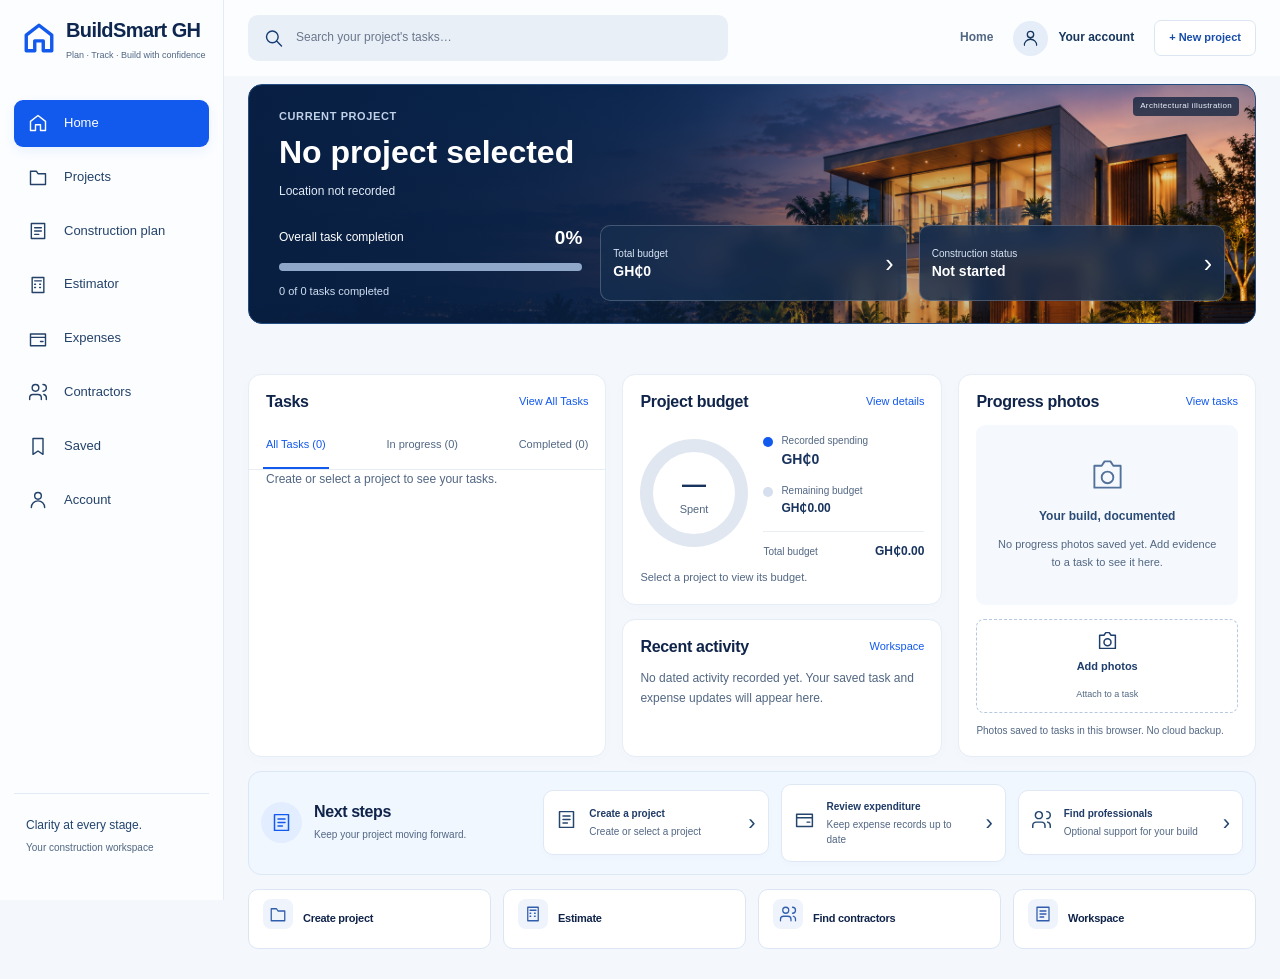
<file: index.html>
﻿<!DOCTYPE html>
<html lang="en">
<head>
<meta charset="UTF-8"><meta name="viewport" content="width=device-width, initial-scale=1.0">
<title>BuildSmart GH — Home</title>
<link rel="stylesheet" href="styles.css"><link rel="stylesheet" href="construction.css"><link rel="stylesheet" href="premium.css"><link rel="icon" href="data:,">
<link rel="stylesheet" href="project-experience.css">
<link rel="stylesheet" href="contractor-support.css">
</head>
<body class="dashboard-home">
<main class="dashboard-container reference-dashboard">
<h1 class="sr-only">Project overview</h1>
<section class="current-project-card" aria-label="Current project">
<span class="hero-imagery-label" aria-label="Illustrative architectural image, not a photograph of this project">Architectural illustration</span>
<h3>Current project</h3><p id="currentProjectName">No project selected</p><p id="overviewLocation" class="hero-location">Location not recorded</p>
<div class="progress-section"><div class="progress-header"><span>Overall task completion</span><strong id="progressPercent">0%</strong></div><div class="progress-bar"><div id="progressFill"></div></div><p id="heroTaskCount">0 of 0 tasks completed</p></div>
<div class="project-info">
<a class="info-box" href="expenditure.html"><span class="metric-icon" data-icon="expenses"></span><span><span class="label">Total budget</span><strong id="projectBudget">GH₵0</strong></span><span class="metric-arrow">›</span></a>
<a class="info-box" href="estimate-result.html"><span class="metric-icon" data-icon="workspace"></span><span><span class="label">Construction status</span><strong id="stageText">Not started</strong></span><span class="metric-arrow">›</span></a>
</div>
</section>
<section class="overview-stages" aria-label="Construction stages"><div id="stageTracker" class="stage-tracker"></div></section>
<div class="dashboard-panels">
<section class="overview-panel dashboard-task-panel">
<div class="section-heading"><h2>Tasks</h2><a id="viewAllTasks" href="estimate-result.html?view=tasks#task-register">View All Tasks</a></div>
<div class="task-tabs" role="group" aria-label="Filter tasks"><button type="button" data-task-filter="all" aria-pressed="true">All Tasks <span id="allTaskCount"></span></button><button type="button" data-task-filter="active" aria-pressed="false">In progress <span id="activeTaskCount"></span></button><button type="button" data-task-filter="completed" aria-pressed="false">Completed <span id="completedTaskCount"></span></button></div>
<div id="overviewTasks"></div>
</section>
<div class="dashboard-middle-column">
<section class="overview-panel dashboard-budget-panel"><div class="section-heading"><h2>Project budget</h2><a href="expenditure.html">View details</a></div>
<div class="budget-content"><div class="budget-ring" id="budgetRing"><div><strong id="budgetSpentPercent">—</strong><span>Spent</span></div></div><div class="budget-legend"><div><span class="legend-dot"></span><span>Recorded spending<strong id="projectSpent">GH₵0</strong></span></div><div><span class="legend-dot remaining-dot"></span><span><span id="budgetBalanceCaption">Remaining budget</span><strong id="dashboardBalance">GH₵0</strong></span></div><p><span>Total budget</span><strong id="dashboardBudget">GH₵0</strong></p></div></div><p id="budgetEmptyState" class="budget-context"></p>
</section>
<section class="overview-panel dashboard-activity-panel"><div class="section-heading"><h2>Recent activity</h2><a href="estimate-result.html">Workspace</a></div><div id="overviewActivity"></div></section>
</div>
<section class="overview-panel dashboard-photos-panel"><div class="section-heading"><h2>Progress photos</h2><a href="estimate-result.html">View tasks</a></div><div id="overviewPhotos" class="progress-photo-grid"></div><p class="photo-storage-note">Photos saved to tasks in this browser. No cloud backup.</p></section>
</div>
<section class="next-steps"><div class="next-steps-heading"><span data-icon="workspace"></span><div><h2>Next steps</h2><p>Keep your project moving forward.</p></div></div><a class="next-step-card" href="estimate-result.html"><span data-icon="workspace"></span><span><strong>Continue your project</strong><small id="nextTaskLabel">Review your construction tasks</small></span><span>›</span></a><a class="next-step-card" href="expenditure.html"><span data-icon="expenses"></span><span><strong>Review expenditure</strong><small>Keep expense records up to date</small></span><span>›</span></a><a class="next-step-card" href="contractors.html"><span data-icon="contractors"></span><span><strong>Find professionals</strong><small>Optional support for your build</small></span><span>›</span></a></section>
<section class="quick-actions" aria-label="Project tools"><h2 class="sr-only">Project tools</h2><div class="actions-grid"><a class="action-card" href="create-project.html"><span class="action-icon" data-icon="projects"></span><h4>Create project</h4><p>Start a new building project</p></a><a class="action-card" href="estimator.html"><span class="action-icon" data-icon="estimate"></span><h4>Estimate</h4><p>Calculate building costs</p></a><a class="action-card" href="contractors.html"><span class="action-icon" data-icon="contractors"></span><h4>Find contractors</h4><p>Explore construction professionals</p></a><a class="action-card" href="estimate-result.html"><span class="action-icon" data-icon="workspace"></span><h4>Workspace</h4><p>Track project progress</p></a></div></section>
</main>
<script src="finance.js"></script><script src="construction.js"></script><script src="evidence.js"></script><script src="task-navigation.js"></script><script src="contractor-model.js"></script><script src="contractor-support.js"></script><script src="script.js"></script><script src="construction-ui.js"></script><script src="project-experience.js"></script><script src="ui.js" defer></script>
</body></html>
</file>
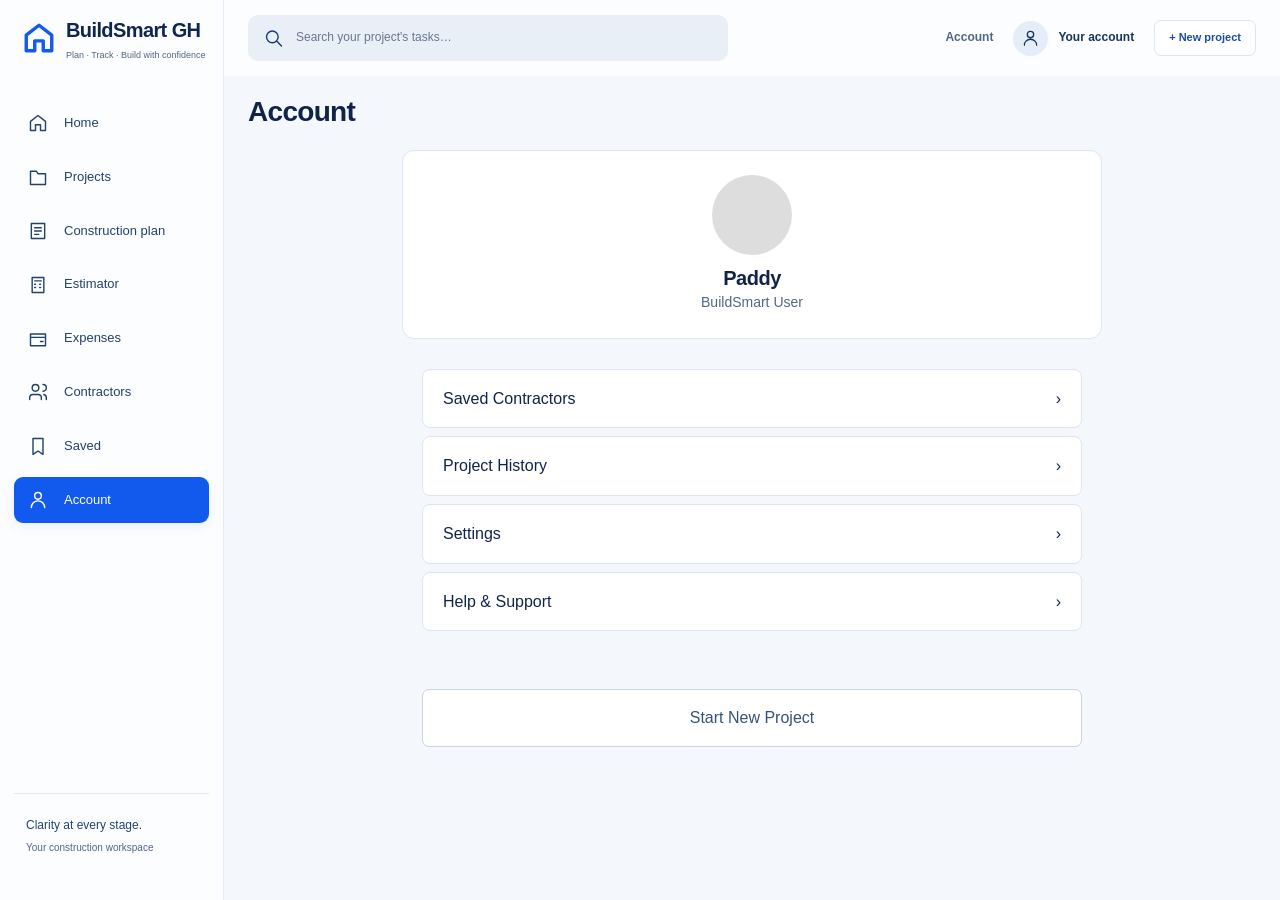
<file: account.html>
<!DOCTYPE html>
<html lang="en">
<head>
  <meta charset="UTF-8" />
  <meta name="viewport" content="width=device-width, initial-scale=1.0"/>
  <title>Account</title>
  <link rel="stylesheet" href="styles.css" />
  <link rel="icon" href="data:,">
<link rel="stylesheet" href="premium.css">
</head>

<body>

  <!-- HEADER -->
  <header class="page-header">
    <h1>Account</h1>
  </header>

  <!-- PROFILE SECTION -->
  <section class="account-profile">
    <div class="avatar"></div>
    <h2>Paddy</h2>
    <p>BuildSmart User</p>
  </section>

  <!-- MENU -->
  <section class="account-menu">

    <a href="saved.html" class="menu-item">
      <span>Saved Contractors</span>
      <span>›</span>
    </a>

    <a href="history.html" class="menu-item">
        <span>Project History</span>
        <span>›</span>
    </a>

    <a href="#" class="menu-item">
      <span>Settings</span>
      <span>›</span>
    </a>

    <a href="#" class="menu-item">
      <span>Help & Support</span>
      <span>›</span>
    </a>

  </section>

  <!-- ACTION -->
  <section class="account-actions">
    <button id="resetProjectBtn" class="danger-btn">
      Start New Project
    </button>
  </section>

  <!-- NAVBAR -->
  <nav class="bottom-nav">
    <a href="index.html">Home</a>
    <a href="estimator.html">Estimate</a>
    <a href="contractors.html">Contractors</a>
    <a href="account.html" class="active">Account</a>
  </nav>

  <script src="finance.js"></script>
<script src="construction.js"></script>
<script src="evidence.js"></script>
<script src="script.js"></script>
<script src="construction-ui.js"></script><script src="project-experience.js"></script>
<script src="ui.js" defer></script>
</body>
</html>
</file>
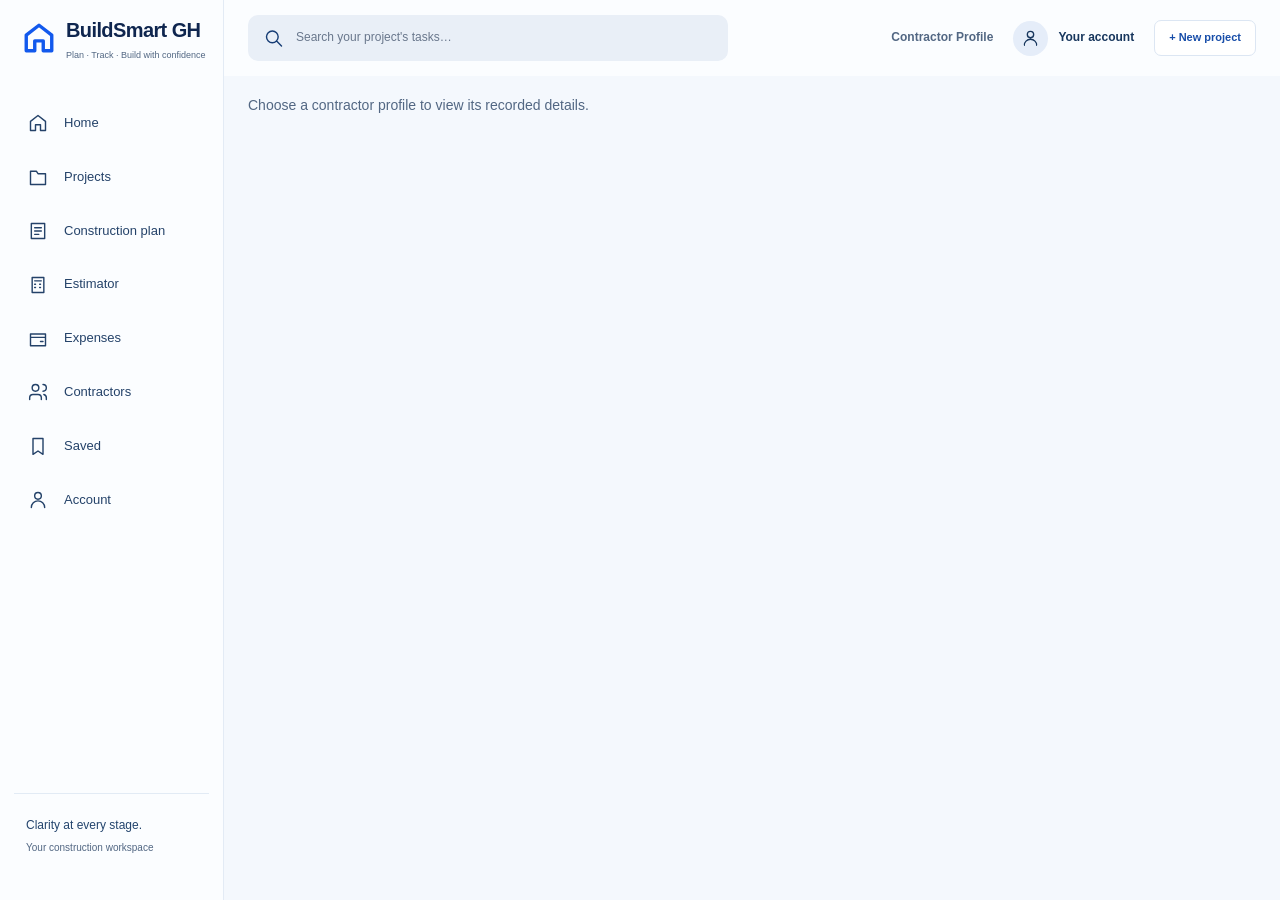
<file: contractor-profile.html>
﻿<!DOCTYPE html>
<html lang="en">
<head>
  <meta charset="UTF-8">
  <meta name="viewport" content="width=device-width, initial-scale=1.0">
  <title>Contractor Profile</title>
  <link rel="icon" href="data:,">
  <link rel="stylesheet" href="styles.css">
  <link rel="stylesheet" href="premium.css">
  <link rel="stylesheet" href="contractor-support.css">
</head>
<body class="contractor-profile-page">
  <main class="profile-page">
    <header class="profile-card">
      <div id="profilePortrait"></div>
      <div class="profile-identity">
        <p class="profile-eyebrow">Listed professional</p>
        <h1 id="contractorName">Contractor profile</h1>
        <p id="contractorRole" class="role">Specialty not recorded</p>
        <p id="contractorLocation" class="profile-location">Location not recorded</p>
        <p id="contractorRating" class="profile-trust">Credentials and availability have not been checked.</p>
      </div>
    </header>
    <div class="profile-layout">
      <div class="profile-information">
        <section class="profile-section">
          <h2>Skills &amp; services</h2>
          <p class="section-intro">Specialties recorded in this listing.</p>
          <div class="skills"></div>
        </section>
        <section class="profile-section" id="about">
          <h2>Before you engage</h2>
          <p>Confirm the scope of work, qualifications and availability directly. Negotiations and hiring happen outside BuildSmart.</p>
        </section>
      </div>
      <section class="action-card" aria-labelledby="profileContactTitle">
        <h2 id="profileContactTitle">Contact &amp; optional association</h2>
        <div id="profileStatus" class="profile-status" role="status" aria-live="polite"></div>
        <div class="action-buttons"></div>
      </section>
    </div>
  </main>
  <script src="finance.js"></script>
  <script src="construction.js"></script>
  <script src="evidence.js"></script>
  <script src="contractor-model.js"></script>
  <script src="contractor-support.js"></script>
  <script src="script.js"></script>
  <script src="construction-ui.js"></script>
  <script src="project-experience.js"></script>
  <script src="contractor-profile.js"></script>
  <script src="ui.js" defer></script>
</body>
</html>
</file>
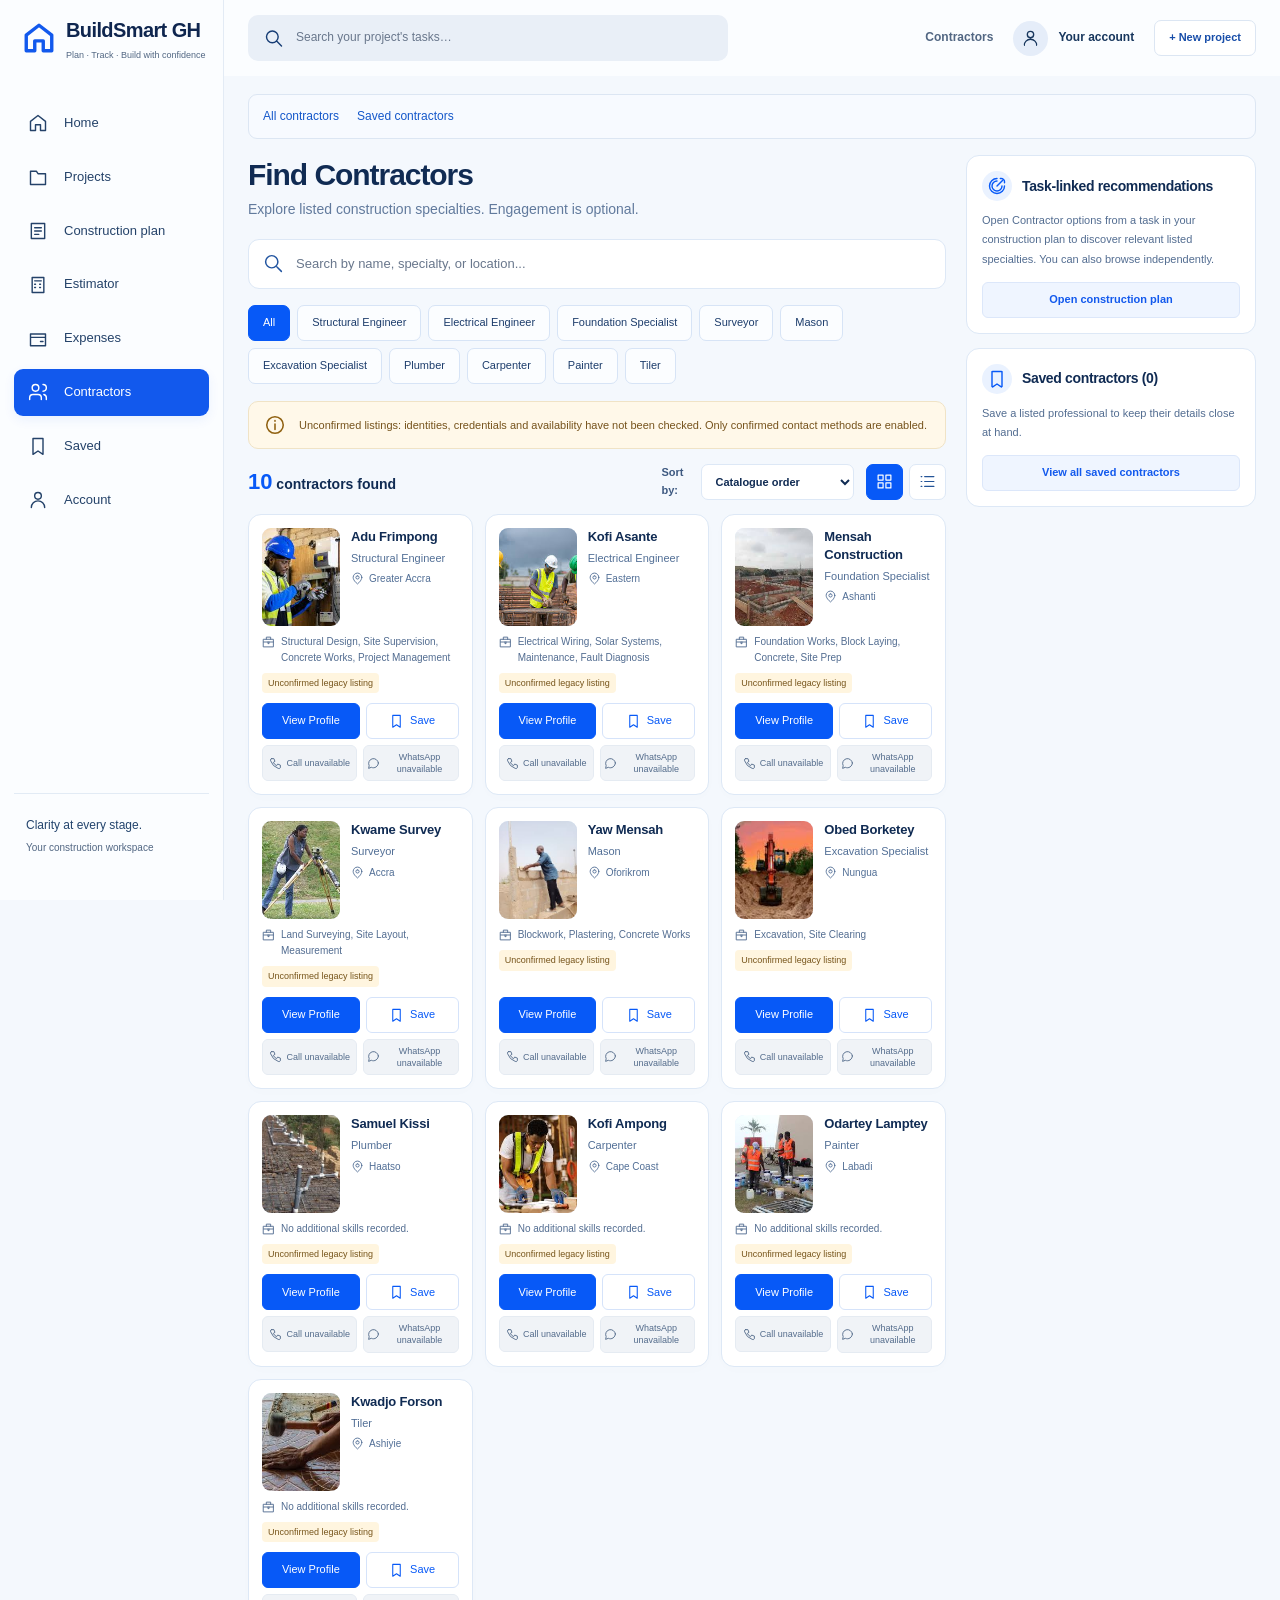
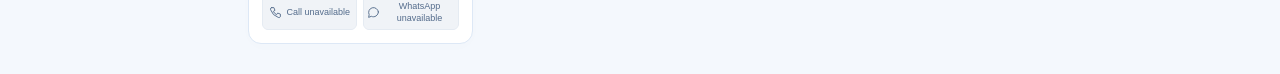
<file: contractors.html>
<!DOCTYPE html>
<html lang="en">
<head>
  <meta charset="UTF-8">
  <meta name="viewport" content="width=device-width, initial-scale=1.0">
  <title>Find Contractors</title>
  <link rel="stylesheet" href="styles.css">
  <link rel="icon" href="data:,">
<link rel="stylesheet" href="premium.css">
<link rel="stylesheet" href="contractor-support.css">
</head>

<body class="directory-page">

<!-- ===== HERO SECTION ===== -->
<header class="contractor-hero">
  <div class="hero-content">
    <h1>Find Contractors</h1>
    <p>Explore listed construction specialties. Engagement is optional.</p>

    <input 
      type="text" 
      class="search-bar"
      placeholder="Search by name, specialty, or location..." 
    >
  </div>

</header>

<!-- ===== MAIN CONTENT ===== -->
<main class="contractor-content">

  <!-- ===== FILTER SECTION ===== -->
  <div class="specialty-section">

    <div class="filter-container" id="filterContainer"></div>

  </div>

  <!-- ===== CONTRACTOR LIST ===== -->
  <div id="contractorList" class="contractor-list">
    
    <div id="emptyState" class="hidden">
      No contractors available at the moment.
    </div>

    <!-- CONTRACTOR 1 -->
    <div class="contractor-card" data-profile-source="legacy"
         data-name="Adu Frimpong"
         data-role="Structural Engineer"
         data-rating="4.8"
         data-reviews="159"
         data-location="Greater Accra"
         data-image="images/contractor2.jpg"
         data-experience="10 yrs"
         data-projects="65"
         data-about="Experienced structural engineer specializing in reinforced concrete structures, site supervision, and residential construction projects across Accra."
         data-projectlist="3 Bedroom House – East Legon|Commercial Building – Spintex|Foundation Works – Tema"
         data-skills="Structural Design|Site Supervision|Concrete Works|Project Management"
         data-certs="GhIE Certified|Safety Certified">

      <button class="save-btn">🤍</button>
      <img src="images/contractor2.jpg" class="avatar">

      <div class="info">
      <h3>Adu Frimpong</h3>
      <p class="role">Structural Engineer</p>

      <div class="meta">
      <span>⭐ 4.8 (159 reviews)</span>
      <span>📍 Greater Accra</span>
    </div>
      <!-- 🧠 NEW: TRUST + FIT -->
      

      <div class="actions">
        <button type="button" disabled title="No confirmed contact details recorded">Contact unavailable</button>
        <button type="button" disabled title="No confirmed contact details recorded">Contact unavailable</button>
        <a href="#" class="view-profile-btn">View Profile</a>
      </div>

      </div>
      </div>

    <!-- CONTRACTOR 2 -->
    <div class="contractor-card" data-profile-source="legacy"
         data-name="Kofi Asante"
         data-role="Electrical Engineer"
         data-rating="4.6"
         data-reviews="143"
         data-location="Eastern"
         data-image="images/default.jpg"
         data-experience="8 yrs"
         data-projects="48"
         data-about="Certified electrical engineer with expertise in wiring, installations, and maintenance for residential and commercial buildings."
         data-projectlist="Wiring – 4 Bedroom House|Solar Installation – Koforidua|Office Electrical Setup"
         data-skills="Electrical Wiring|Solar Systems|Maintenance|Fault Diagnosis"
         data-certs="ECG Certified|Electrical Safety License">
      
      <button class="save-btn">🤍</button>
      <img src="images/default.jpg" class="avatar">

      <div class="info">

    <h3>Kofi Asante</h3>
    <p class="role">Electrical Engineer</p>
      
    <div class="meta">
      <p>⭐ 4.6 (143 reviews)</p>
      <p>📍 Eastern</p>
    </div>

    

    <div class="actions">
      <button type="button" disabled title="No confirmed contact details recorded">Contact unavailable</button>
      <button type="button" disabled title="No confirmed contact details recorded">Contact unavailable</button>
      <a href="#" class="view-profile-btn">View Profile</a>
    </div>

  </div>
    </div>

    <!-- CONTRACTOR 3 -->
    <div class="contractor-card" data-profile-source="legacy"
         data-name="Mensah Construction"
         data-role="Foundation Specialist"
         data-rating="4.8"
         data-reviews="156"
         data-location="Ashanti"
         data-image="images/foundation3.jpg"
         data-experience="12 yrs"
         data-projects="87"
         data-about="Specialists in foundation works, block laying, and structural base development with over a decade of experience in large-scale builds."
         data-projectlist="Duplex Foundation – Kumasi|Estate Project – Obuasi|Drainage Construction"
         data-skills="Foundation Works|Block Laying|Concrete|Site Prep"
         data-certs="NVTI Level 3|Construction Safety Certified">

      <button class="save-btn">🤍</button>  
      <img src="images/foundation3.jpg" class="avatar">

    <div class="info">
    <h3>Mensah Construction</h3>
    <p class="role">Foundation Specialist</p>

  <div class="meta">
    <p>⭐ 4.8 (156 reviews)</p>
    <p>📍 Ashanti</p>
  </div>

  

  <div class="actions">
    <button type="button" disabled title="No confirmed contact details recorded">Contact unavailable</button>
    <button type="button" disabled title="No confirmed contact details recorded">Contact unavailable</button>
    <a href="#" class="view-profile-btn">View Profile</a>
  </div>

</div>
    </div>

    <!-- CONTRACTOR 4 -->
    <div class="contractor-card" data-profile-source="legacy"
      data-name="Kwame Survey"
      data-role="Surveyor"
      data-rating="4.7"
      data-reviews="120"
      data-location="Accra"
      data-image="images/surveyor.jpg"
      data-experience="8 yrs"
      data-projects="54"
      data-about="Professional land surveyor specializing in site layout and measurement."
      data-projectlist="Residential layouts|Commercial mapping"
      data-skills="Land Surveying|Site Layout|Measurement"
      data-certs="Licensed Surveyor">

  <button class="save-btn">🤍</button>
  <img src="images/surveyor.jpg" class="avatar">

  <div class="info">

  <h3>Kwame Survey</h3>
  <p class="role">Surveyor</p>

  <p>⭐ 4.7 (120 reviews)</p>
  <p>📍 Accra</p>

  

  <div class="actions">
    <button type="button" disabled title="No confirmed contact details recorded">Contact unavailable</button>
    <button type="button" disabled title="No confirmed contact details recorded">Contact unavailable</button>
    <a href="#" class="view-profile-btn">View Profile</a>
  </div>

</div>
</div>

  <!-- MASON -->
<div class="contractor-card" data-profile-source="legacy"
  data-name="Yaw Mensah"
  data-role="Mason"
  data-rating="4.5"
  data-reviews="109"
  data-location="Oforikrom"
  data-image="images/mason2.jpg"
  data-experience="12 yrs"
  data-projects="40"
  data-about="Experienced mason specializing in blockwork and plastering."
  data-projectlist="Residential Homes|Renovations"
  data-skills="Blockwork|Plastering|Concrete Works"
  data-certs="Certified Mason">

  <button class="save-btn">🤍</button>
  <img src="images/mason2.jpg" class="avatar">

  <div class="info">
    <h3>Yaw Mensah</h3>
    <p class="role">Mason</p>

    <p>⭐ 4.5 (109 reviews)</p>
    <p>📍 Oforikrom</p>

    

    <div class="actions">
      <a href="#">📞 Call</a>
      <a href="#">💬 Message</a>
      <a href="#" class="view-profile-btn">View Profile</a>
    </div>
  </div>
</div>

<!-- EXCAVATION SPECIALIST -->
<div class="contractor-card" data-profile-source="legacy"
  data-name="Obed Borketey"
  data-role="Excavation Specialist"
  data-rating="4.6"
  data-reviews="111"
  data-location="Nungua"
  data-image="images/Excavation.jpg"
  data-experience="8 yrs"
  data-projects="30"
  data-about="Specialist in site clearing and excavation works."
  data-projectlist="Foundation Projects|Land Prep"
  data-skills="Excavation|Site Clearing"
  data-certs="Excavation Certified">

  <button class="save-btn">🤍</button>
  <img src="images/Excavation.jpg" class="avatar">

  <div class="info">
    <h3>Obed Borketey</h3>
    <p class="role">Excavation Specialist</p>

    <p>⭐ 4.6 (111 reviews)</p>
    <p>📍 Nungua</p>

    

    <div class="actions">
      <a href="#">📞 Call</a>
      <a href="#">💬 Message</a>
      <a href="#" class="view-profile-btn">View Profile</a>
    </div>
  </div>
</div>

<!-- PLUMBER -->
<div class="contractor-card" data-profile-source="legacy"
  data-name="Samuel Kissi"
  data-role="Plumber"
  data-rating="4.9"
  data-reviews="188"
  data-location="Haatso"
  data-image="images/plumbing2.jpg"
  data-experience="10 yrs"
  data-projects="50">

  <button class="save-btn">🤍</button>
  <img src="images/plumbing2.jpg" class="avatar">

  <div class="info">
    <h3>Samuel Kissi</h3>
    <p class="role">Plumber</p>

    <p>⭐ 4.9 (188 reviews)</p>
    <p>📍 Haatso</p>

    

    <div class="actions">
      <a href="#">📞 Call</a>
      <a href="#">💬 Message</a>
      <a href="#" class="view-profile-btn">View Profile</a>
    </div>
  </div>
</div>

<!-- CARPENTER -->
<div class="contractor-card" data-profile-source="legacy"
  data-name="Kofi Ampong"
  data-role="Carpenter"
  data-rating="4.2"
  data-reviews="82"
  data-location="Cape Coast"
  data-image="images/carpenter.jpg"
  data-experience="9 yrs"
  data-projects="35">

  <button class="save-btn">🤍</button>
  <img src="images/carpenter.jpg" class="avatar">

  <div class="info">
    <h3>Kofi Ampong</h3>
    <p class="role">Carpenter</p>

    <p>⭐ 4.2 (82 reviews)</p>
    <p>📍 Cape Coast</p>

    

    <div class="actions">
      <a href="#">📞 Call</a>
      <a href="#">💬 Message</a>
      <a href="#" class="view-profile-btn">View Profile</a>
    </div>
  </div>
</div>

<!-- PAINTER -->
<div class="contractor-card" data-profile-source="legacy"
  data-name="Odartey Lamptey"
  data-role="Painter"
  data-rating="4.4"
  data-reviews="86"
  data-location="Labadi"
  data-image="images/painter3.jpg"
  data-experience="4 yrs"
  data-projects="35">

  <button class="save-btn">🤍</button>
  <img src="images/painter3.jpg" class="avatar">

  <div class="info">
    <h3>Odartey Lamptey</h3>
    <p class="role">Painter</p>

    <p>⭐ 4.2 (84 reviews)</p>
    <p>📍 Labadi</p>

    

    <div class="actions">
      <a href="#">📞 Call</a>
      <a href="#">💬 Message</a>
      <a href="#" class="view-profile-btn">View Profile</a>
    </div>
  </div>
</div>

<!-- Tiler -->
<div class="contractor-card" data-profile-source="legacy"
  data-name="Kwadjo Forson"
  data-role="Tiler"
  data-rating="4.7"
  data-reviews="88"
  data-location="Ashiyie"
  data-image="images/tiler2.jpg"
  data-experience="9 yrs"
  data-projects="35">

  <button class="save-btn">🤍</button>
  <img src="images/tiler2.jpg" class="avatar">

  <div class="info">
    <h3>Kwadjo Forson</h3>
    <p class="role">Carpenter</p>

    <p>⭐ 4.7 (88 reviews)</p>
    <p>📍 Ashiyie</p>

    

    <div class="actions">
      <a href="#">📞 Call</a>
      <a href="#">💬 Message</a>
      <a href="#" class="view-profile-btn">View Profile</a>
    </div>
  </div>
</div>
</main>

<!-- ===== BOTTOM NAV ===== -->
<nav class="bottom-nav">
  <a href="index.html">Home</a>
  <a href="estimator.html">Estimate</a>
  <a href="contractors.html" class="active">Contractors</a>
  <a href="account.html">Account</a>
</nav>

<!-- ===== SCRIPT ===== -->
<script src="finance.js"></script>
<script src="construction.js"></script>
<script src="evidence.js"></script>
<script src="contractor-model.js"></script><script src="contractor-support.js"></script><script src="script.js"></script>
<script src="construction-ui.js"></script><script src="project-experience.js"></script>

<script src="ui.js" defer></script>
</body>
</html>
</file>
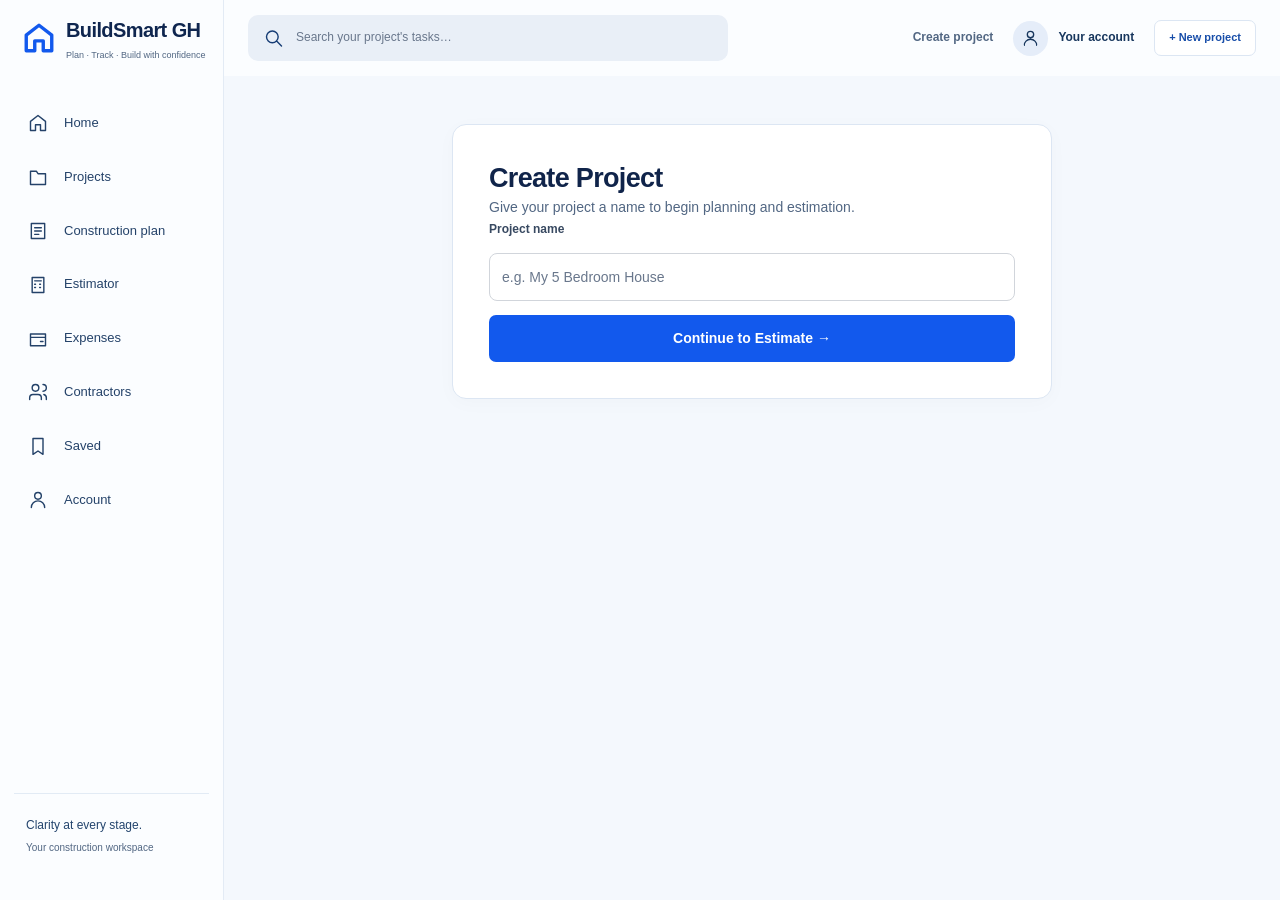
<file: create-project.html>
<!DOCTYPE html>
<html lang="en">

<head>
<meta charset="UTF-8">
<meta name="viewport" content="width=device-width, initial-scale=1.0">
<title>Create Project | BuildSmart GH</title>

<link rel="stylesheet" href="styles.css">
<link rel="icon" href="data:,">
<link rel="stylesheet" href="premium.css">
</head>

<body>

<header class="main-header">
  <h1>BuildSmart GH</h1>
  <p>Start Your Building Project</p>
</header>

<main class="form-page">

  <div class="form-card">

    <h2>Create Project</h2>
    <p class="form-subtext">
      Give your project a name to begin planning and estimation.
    </p>

    <form id="projectForm">

      <label for="projectName">Project name</label>
<input
        type="text" 
        id="projectName" 
        placeholder="e.g. My 5 Bedroom House"
        required
      >

      <button type="submit">
        Continue to Estimate →
      </button>

    </form>

  </div>

</main>

<!-- JavaScript -->
<script src="finance.js"></script>
<script src="construction.js"></script>
<script src="evidence.js"></script>
<script src="script.js"></script>
<script src="construction-ui.js"></script><script src="project-experience.js"></script>

<script src="ui.js" defer></script>
</body>

</html>
</file>
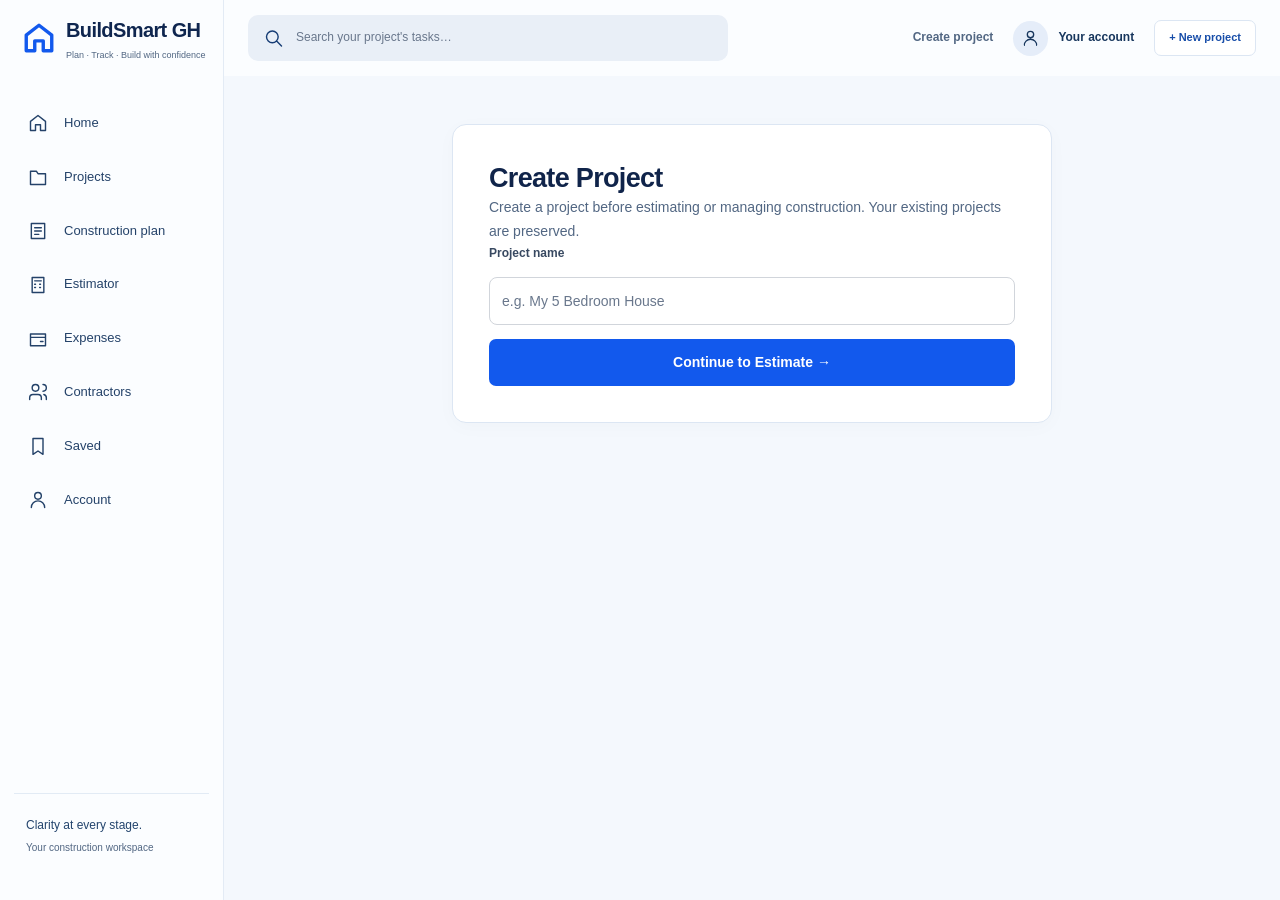
<file: estimator.html>
<!DOCTYPE html>
<html lang="en">
<head>
  <meta charset="UTF-8">
  <title>Cost Estimator</title>
  <link rel="stylesheet" href="styles.css">
  <link rel="icon" href="data:,">
<meta name="viewport" content="width=device-width, initial-scale=1.0">
<link rel="stylesheet" href="premium.css">
</head>

<body>

<!-- ===== HEADER ===== -->
<header class="estimate-header">
  <a href="index.html">← Back</a>
  <h1>Cost Estimator</h1>
  <p>Enter your house details</p>
</header>

<main class="estimator">

  <!-- HERO -->
  <section class="estimator-hero">
    <h1>Plan Your Building Project</h1>
    <p>Get an instant cost estimate and material breakdown</p>
  </section>

  <!-- ===== MAIN LAYOUT ===== -->
  <div class="estimator-layout">

    <!-- ================= LEFT SIDE (FORM) ================= -->
    <div class="estimator-form">

      <!-- STEP 1 -->
      <section class="estimator-card">
        <h2>Step 1 — Building Structure</h2>

        <!-- Bedrooms -->
        <div class="input-group">
          <label>Number of Bedrooms</label>
          <div class="option-grid" id="bedroomOptions">
            <button type="button" data-value="1">1 Bedroom</button>
            <button type="button" data-value="2">2 Bedrooms</button>
            <button type="button" data-value="3">3 Bedrooms</button>
            <button type="button" data-value="4">4 Bedrooms</button>
            <button type="button" data-value="5">5 Bedrooms</button>
          </div>
        </div>

        <!-- Floors -->
          <div class="card-inner">
        <div class="input-group">
          <label>Number of Floors</label>
          <div class="option-grid" id="floorOptions">
            <button type="button" data-value="1">1 Floor</button>
            <button type="button" data-value="2">2 Floors</button>
            <button type="button" data-value="3">3 Floors</button>
          </div>
        </div>
      </section>

      <!-- STEP 2 + 3 (ROW) -->
      <div class="estimator-row">

        <!-- STEP 2 -->
        <section class="estimator-card">
          <h2>Step 2 — Building Size</h2>

          <div class="input-group">
            <label for="houseSize">House Size (sqm)</label>
            <input type="number" id="houseSize" placeholder="e.g. 120" />
            <small>Tip: A standard 3-bedroom house is ~120–150 sqm</small>
          </div>
        </section>

        <!-- STEP 3 -->
        <section class="estimator-card">
          <h2>Step 3 — Location</h2>

          <div class="input-group">
            <label for="location">Project Location</label>
            <input type="text" id="location" placeholder="e.g. Accra, Kumasi" />
            <small>Location affects labor and material costs</small>
          </div>
        </section>

      </div>

      <!-- STEP 4 -->
      <section class="estimator-card">
        <h2>Step 4 — Upload Building Plan (Optional)</h2>

        <div class="input-group">
          <label for="projectPlan">Upload Plan (PDF, JPG, PNG)</label>

          <input 
            type="file" 
            id="projectPlan" 
            accept=".pdf,image/*"
          >

          <small>You can upload architectural drawings or sketches</small>

          <p id="planFileName" class="form-subtext"></p>
        </div>
      </section>

    </div>

    <!-- ================= RIGHT SIDE (LIVE PANEL) ================= -->
    <div class="estimate-panel">

      <h3>Estimated Cost</h3>
      <p id="liveEstimate">GH₵ —</p>

      <button type="button" id="calculateBtn">
        Calculate Estimate →
      </button>

    </div>

  </div>

</main>

<!-- ===== BOTTOM NAV ===== -->
<nav class="bottom-nav">
  <a href="index.html">Home</a>
  <a href="estimator.html" class="active">Estimate</a>
  <a href="contractors.html">Contractors</a>
  <a href="account.html">Account</a>
</nav>

<!-- ===== SCRIPT (IMPORTANT: keep at bottom) ===== -->
<script src="finance.js"></script>
<script src="construction.js"></script>
<script src="evidence.js"></script>
<script src="script.js"></script>
<script src="construction-ui.js"></script><script src="project-experience.js"></script>

<script src="ui.js" defer></script>
</body>
</html>
</file>
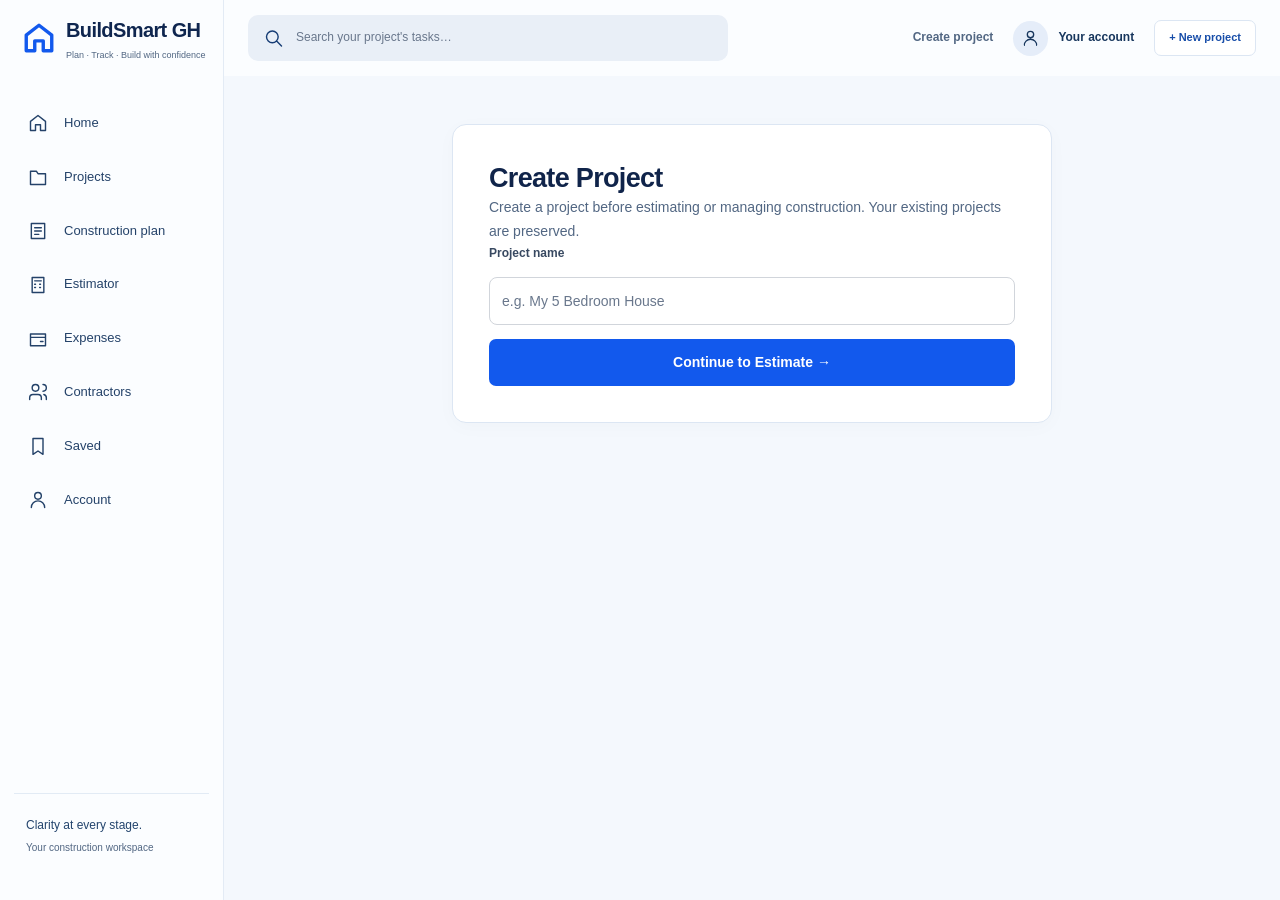
<file: expenditure.html>
<!DOCTYPE html>
<html lang="en">
<head>
  <meta charset="UTF-8">
  <meta name="viewport" content="width=device-width, initial-scale=1.0">
  <title>Expenditure | BuildSmart GH</title>
  <link rel="stylesheet" href="styles.css">
  <link rel="stylesheet" href="finance.css">
  <link rel="icon" href="data:,">
<link rel="stylesheet" href="premium.css">
</head>
<body class="finance-page">
  <header class="main-header"><h1>Project Expenditure</h1><p id="expenseProjectName"></p></header>
  <main class="finance-container">
    <a href="estimate-result.html">← Project workspace</a>
    <section class="finance-summary" aria-label="Project finances">
      <div><span>Planned budget</span><strong id="financeBudget"></strong></div>
      <div><span>Recorded spending</span><strong id="financeSpent"></strong></div>
      <div><span id="financeBalanceLabel">Remaining budget</span><strong id="financeBalance"></strong></div>
    </section>
    <p class="form-subtext">Recorded spending includes only expenses you enter. Estimates are plans, not payments.</p>
    <p id="financeRevision" class="form-subtext"></p>
    <div id="financeLegacy" class="finance-notice" hidden></div>
    <p id="financeMessage" role="status" aria-live="polite"></p>
    <div class="finance-toolbar"><h2>Recorded expenses</h2><button id="addExpenseBtn" class="primary-btn" type="button">Add expense</button></div>
    <section id="expenseEditor" class="finance-card" aria-labelledby="expenseEditorTitle" hidden>
      <h2 id="expenseEditorTitle">Add expense</h2>
      <form id="expenseForm">
        <div class="finance-form-grid">
          <div><label for="expenseDate">Date</label><input id="expenseDate" type="date" required></div>
          <div><label for="expenseAmount">Amount (GH₵)</label><input id="expenseAmount" type="text" inputmode="decimal" placeholder="0.00" required></div>
          <div class="finance-wide"><label for="expenseDescription">Description</label><input id="expenseDescription" maxlength="240" required></div>
          <div><label for="expenseCategory">Category</label><select id="expenseCategory" required></select></div>
          <div><label for="expenseStage">Stage (optional)</label><select id="expenseStage"></select></div>
          <div><label for="expenseTask">Task (optional)</label><select id="expenseTask"></select></div>
          <div class="finance-wide"><label for="expenseNotes">Notes (optional)</label><textarea id="expenseNotes" maxlength="4000" rows="3"></textarea></div>
        </div>
        <p id="expenseFormError" role="alert"></p>
        <div class="finance-actions"><button id="saveExpenseBtn" class="primary-btn" type="submit">Save expense</button><button id="cancelExpenseBtn" class="secondary-btn" type="button">Cancel</button></div>
      </form>
    </section>
    <section class="finance-filters" aria-label="Filter expenses">
      <div><label for="filterCategory">Category</label><select id="filterCategory"></select></div>
      <div><label for="filterStage">Stage</label><select id="filterStage"></select></div>
      <div><label for="filterFrom">From date</label><input id="filterFrom" type="date"></div>
      <div><label for="filterTo">To date</label><input id="filterTo" type="date"></div>
      <button id="clearExpenseFilters" class="secondary-btn" type="button">Clear filters</button>
    </section>
    <p id="expenseFilterSummary" role="status"></p>
    <div id="expenseList" class="finance-list"></div>
    <h2>Stage finances</h2>
    <div id="financeStages" class="finance-stage-grid"></div>
    <p id="financeUnallocated" class="form-subtext"></p>
    <p class="form-subtext">Planned allocation: Foundation 20%, Structure 30%, Roofing 20%, Windows 10%, Finishing 20%. These are planning allocations, not professionally validated cost benchmarks.</p>
  </main>
  <nav class="bottom-nav"><a href="index.html">Home</a><a href="projects.html">Projects</a><a href="estimate-result.html">Workspace</a><a href="expenditure.html" class="active">Expenses</a></nav>
  <script src="finance.js"></script>
  <script src="construction.js"></script>
<script src="evidence.js"></script>
<script src="script.js"></script>
<script src="construction-ui.js"></script><script src="project-experience.js"></script>
  <script src="expenditure.js"></script>
<script src="ui.js" defer></script>
</body>
</html>
</file>
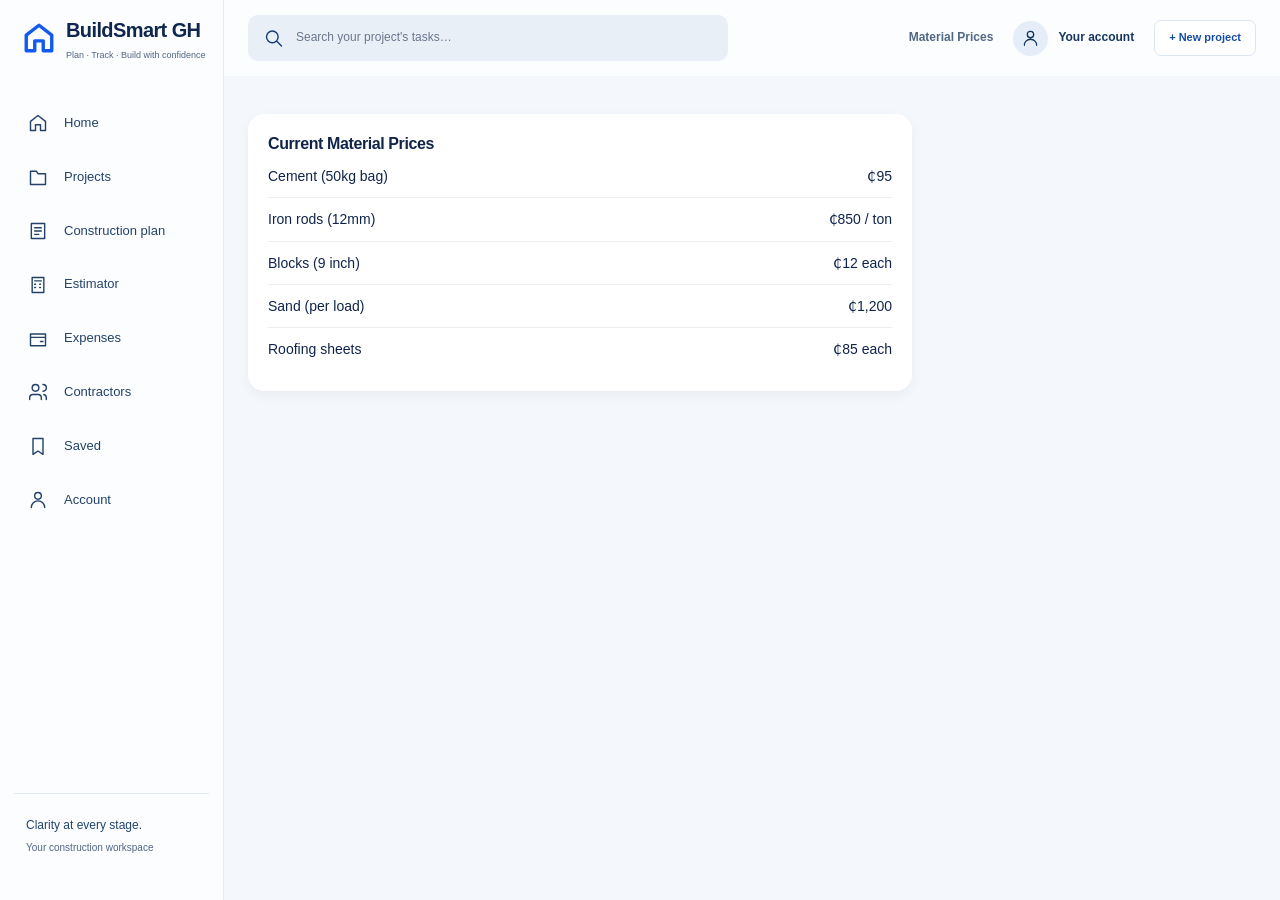
<file: materials.html>
<!DOCTYPE html>
<html lang="en">
<head>
  <meta charset="UTF-8">
  <title>Material Prices</title>
  <link rel="stylesheet" href="styles.css">
  <link rel="icon" href="data:,">
<meta name="viewport" content="width=device-width, initial-scale=1.0">
<link rel="stylesheet" href="premium.css">
</head>

<body>

<header class="estimate-header">
  <a href="estimate-result.html">← Back</a>
  <h1>Material Prices</h1>
  <p>Current average prices in your area</p>
</header>

<main class="estimate-result">

  <div class="materials-card section-spacing">

    <h3>Current Material Prices</h3>

    <div class="material-item">
      <span>Cement (50kg bag)</span>
      <span>₵95</span>
    </div>

    <div class="material-item">
      <span>Iron rods (12mm)</span>
      <span>₵850 / ton</span>
    </div>

    <div class="material-item">
      <span>Blocks (9 inch)</span>
      <span>₵12 each</span>
    </div>

    <div class="material-item">
      <span>Sand (per load)</span>
      <span>₵1,200</span>
    </div>

    <div class="material-item">
      <span>Roofing sheets</span>
      <span>₵85 each</span>
    </div>

  </div>

</main>

<script src="ui.js" defer></script>
</body>
</html>
</file>
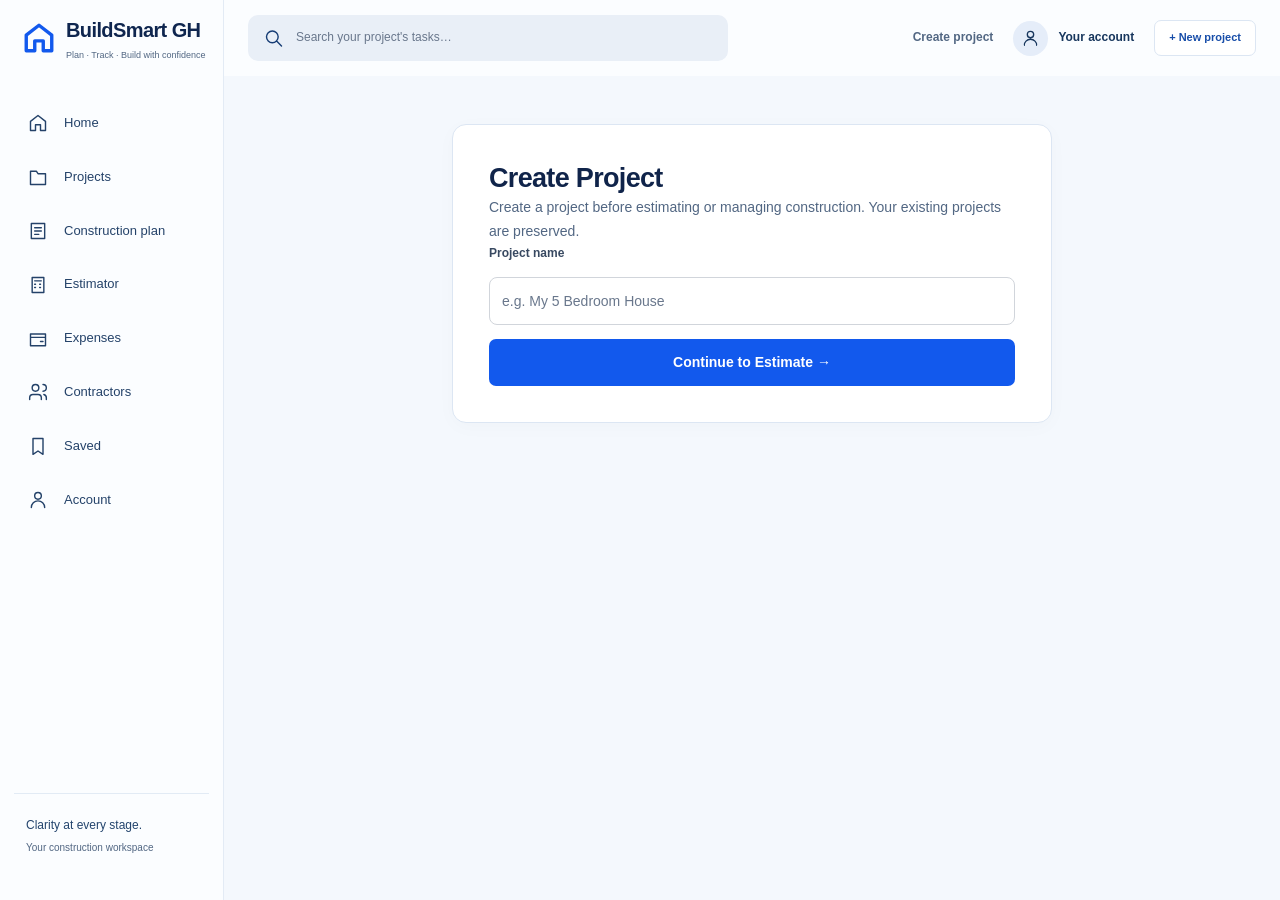
<file: project-details.html>
<!DOCTYPE html>
<html lang="en">

<head>
<meta charset="UTF-8">
<meta name="viewport" content="width=device-width, initial-scale=1.0">
<title>Project Details</title>

<link rel="stylesheet" href="styles.css">
<link rel="icon" href="data:,">
<link rel="stylesheet" href="premium.css">
</head>

<body>

<!-- HEADER -->
<header class="details-header">
  <button onclick="goTo('index.html')" class="back-btn">← Back</button>
  <h2 id="detailsProjectName">Project Name</h2>
  <p id="detailsLocation">Location</p>
</header>

<main class="details-container">

  <!-- OVERALL PROGRESS -->
  <section class="details-card">
    <h3>Overall Progress</h3>

    <div class="progress-row">
      <span>Project Completion</span>
      <span id="overallProgressPercent">0%</span>
    </div>

    <div class="progress-bar">
      <div id="overallProgressFill"></div>
    </div>

    <div class="budget-row">
      <div>
        <p>Total Budget</p>
        <h4 id="totalBudget">GH₵0</h4>
      </div>

      <div>
        <p>Spent</p>
        <h4 id="totalSpent">GH₵0</h4>
      </div>
    </div>

    <div class="progress-bar">
      <div id="budgetProgressFill"></div>
    </div>
  </section>

  <!-- STAGES -->
  <section id="stagesContainer"></section>

</main>

<!-- BOTTOM NAV -->
<nav class="bottom-nav">
  <a href="index.html">Home</a>
  <a href="estimator.html">Estimate</a>
  <a href="contractors.html">Contractors</a>
  <a href="account.html">Account</a>
</nav>

<script src="finance.js"></script>
<script src="construction.js"></script>
<script src="evidence.js"></script>
<script src="script.js"></script>
<script src="construction-ui.js"></script><script src="project-experience.js"></script>

<script src="ui.js" defer></script>
</body>
</html>
</file>
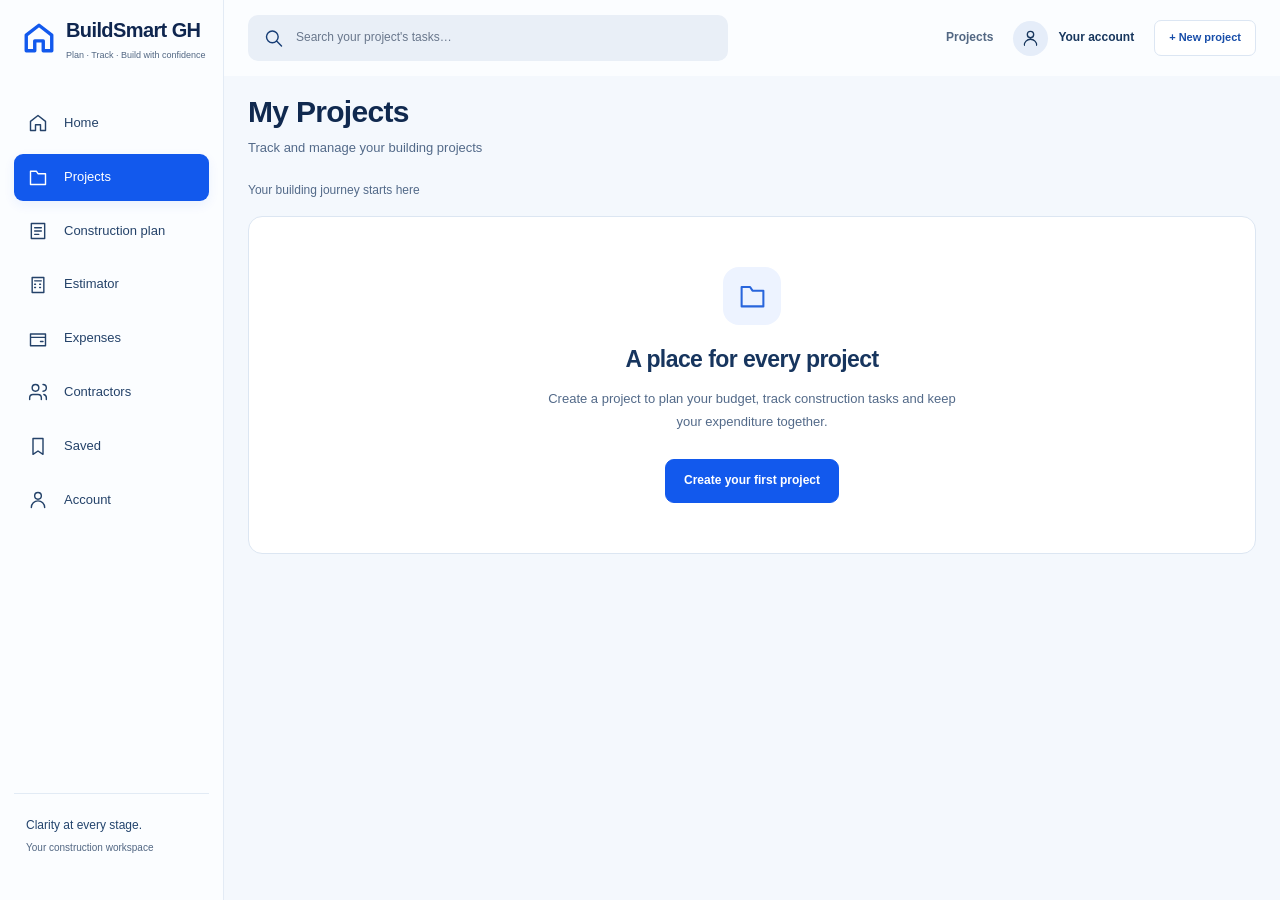
<file: projects.html>
<!DOCTYPE html>
<html lang="en">
<head>
  <meta charset="UTF-8" />
  <title>Projects — BuildSmart GH</title>
  <meta name="viewport" content="width=device-width, initial-scale=1.0" />

  <link rel="stylesheet" href="styles.css" />
<link rel="stylesheet" href="construction.css">
<link rel="stylesheet" href="premium.css">
</head>
<body class="projects-page">

  <main class="container projects-main">
    <div class="projects-header">
      <div class="projects-header-left">
        <h1>My Projects</h1>
        <p>Track and manage your building projects</p>
      </div>

      <!-- CREATE PROJECT -->
      <a class="new-project-btn" href="create-project.html"><span aria-hidden="true">+</span> New Project</a>
    </div>

    <!-- PROJECT LIST -->
    <p id="projectsSummary" class="projects-summary" aria-live="polite"></p>
    <div id="projectList" class="project-grid" aria-label="Your projects"></div>
  </main>

    <!-- ===== BOTTOM NAV ===== -->
    <nav class="bottom-nav">
    <a href="index.html">Home</a>
    <a href="projects.html" class="active">Projects</a>
    <a href="estimator.html">Estimate</a>
    <a href="contractors.html">Contractors</a>
    <a href="account.html">Account</a>
    </nav>

  <script src="finance.js"></script>
<script src="construction.js"></script>
<script src="evidence.js"></script>
<script src="projects-media.js"></script>
<script src="script.js"></script>
<script src="construction-ui.js"></script><script src="project-experience.js"></script>
<script src="ui.js" defer></script>
</body>
</html>
</file>
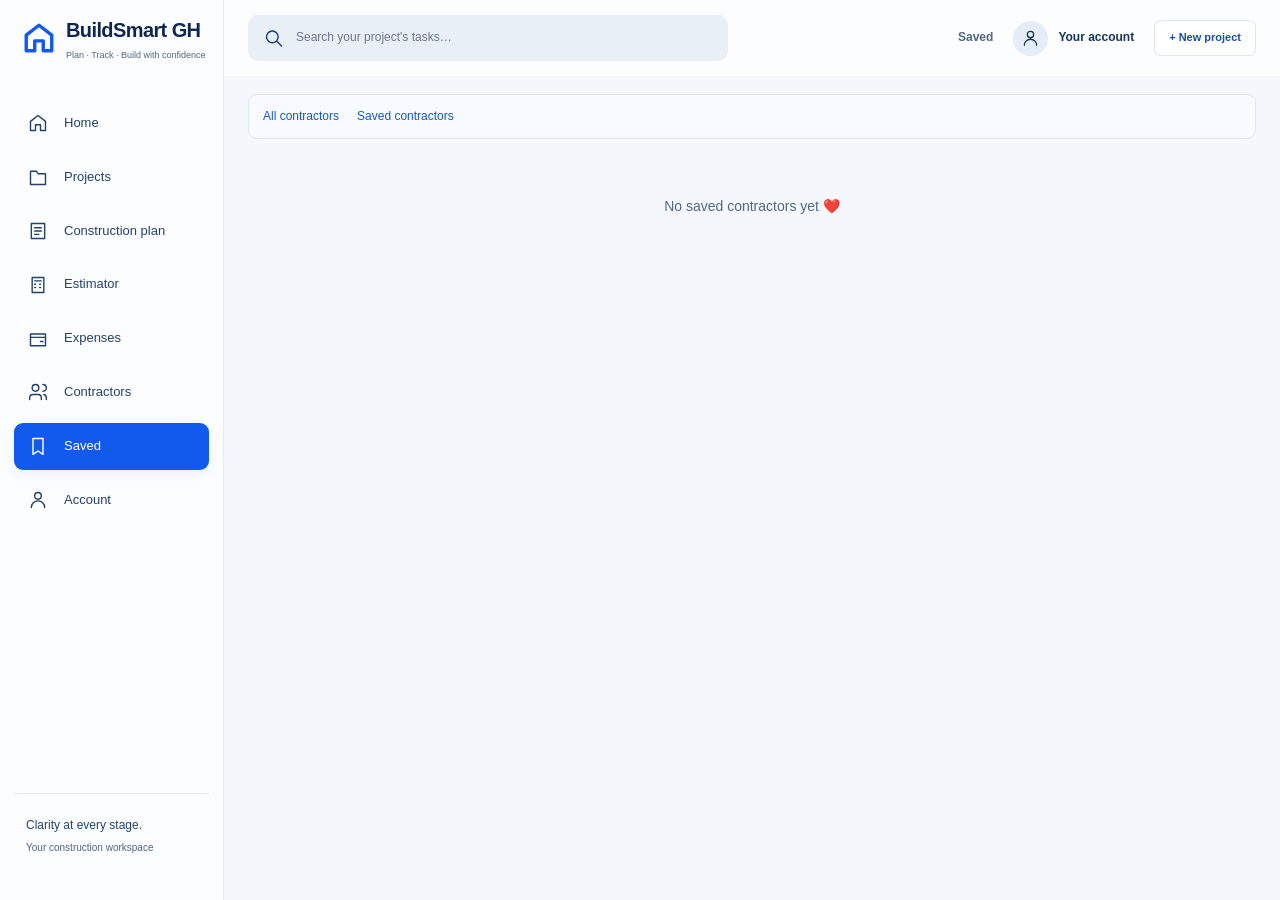
<file: saved.html>
<!DOCTYPE html>
<html lang="en">
<head>
  <meta charset="UTF-8">
  <title>Saved Contractors</title>
  <link rel="stylesheet" href="styles.css">
  <link rel="icon" href="data:,">
<meta name="viewport" content="width=device-width, initial-scale=1.0">
<link rel="stylesheet" href="premium.css">
<link rel="stylesheet" href="contractor-support.css">
</head>

<body>

<header class="estimate-header">
  <a href="contractors.html">← Back</a>
  <h1>Saved Contractors</h1>
</header>

<main class="contractor-content">

    <div id="savedList" class="contractor-list"></div>

    <p id="emptyState" style="text-align:center; margin-top:40px;">
        No saved contractors yet ❤️
    </p>

</main>

<!-- Bottom Nav -->
<nav class="bottom-nav">

  <a href="index.html" class="nav-item">
    <span>🏠</span>
    <p>Home</p>
  </a>

  <a href="estimator.html" class="nav-item">
    <span>🧮</span>
    <p>Estimate</p>
  </a>

  <a href="contractors.html" class="nav-item">
    <span>👷</span>
    <p>Contractors</p>
  </a>

  <a href="#" class="nav-item">
    <span>📊</span>
    <p>Progress</p>
  </a>

  <a href="saved.html" class="nav-item active">
    <span>❤️</span>
    <p>Saved</p>
  </a>

</nav>

<script src="finance.js"></script>
<script src="construction.js"></script>
<script src="evidence.js"></script>
<script src="contractor-model.js"></script><script src="contractor-support.js"></script><script src="script.js"></script>
<script src="construction-ui.js"></script><script src="project-experience.js"></script>

<script src="ui.js" defer></script>
</body>
</html>
</file>
<file: styles.css>
/* DESIGN SYSTEM */

body {
  background: #f7f8fa;
  font-family: Arial, sans-serif;
  margin: 0;
  color: #1a1a1a;
}

/* ===== DASHBOARD CORE SYSTEM ===== */

.btn-primary {
  display: block;
  width: 100%;

  padding: 10px;
  border-radius: 6px;

  text-align: center;
  text-decoration: none;
  font-weight: 500;

  border: 1px solid #ccc;
  background: transparent;
  color: #111;
}

.btn-primary:hover {
  background: #333;
}





/* =========================
   RESET / BASE
========================= */
* {
  margin: 0;
  padding: 0;
  box-sizing: border-box;
}

body {
  font-family: Arial, sans-serif;
  background: #f4f6f8;
  color: #111;
  line-height: 1.5;
}


/* =========================
   HEADER
========================= */
.main-header {
  background: #1e3a8a;
  color: white;
  padding: 25px;
  text-align: center;
}

.main-header nav {
  margin-top: 10px;
}

.main-header nav a {
  color: #c7d2fe;
  text-decoration: none;
  margin: 0 10px;
  font-size: 14px;
}


/* =========================
   GLOBAL BUTTON SYSTEM
========================= */
.btn {
  padding: 10px 16px;
  border-radius: 8px;
  text-decoration: none;
  color: white;
  font-weight: 600;
  display: inline-block;
  border: none;
  cursor: pointer;
  transition: 0.2s ease;

}

/* =========================
   PAGE CONTAINER
========================= */
.contractor-profile,
.contractors-page,
.dashboard-page {
  max-width: 1100px;
  margin: 40px auto;
  padding: 0 20px;
}


/* =========================
   HERO SECTION
========================= */
.hero {
  display: flex;
  gap: 30px;
  background: white;
  padding: 25px;
  border-radius: 12px;
  align-items: center;
  box-shadow: 0 5px 15px rgba(0,0,0,0.05);
}

.profile-img {
  width: 260px;
  height: 180px;
  object-fit: cover;
  border-radius: 10px;
}

.hero-info h2 {
  font-size: 26px;
  margin-bottom: 10px;
}

.specialty {
  color: #6b7280;
  margin-bottom: 12px;
}

.hero-info p {
  margin-bottom: 6px;
}


/* =========================
   PROFILE DETAILS
========================= */
.profile-details {
  display: grid;
  grid-template-columns: 2fr 1fr 1fr;
  gap: 20px;
  margin-top: 25px;
}

.about,
.services,
.portfolio {
  background: white;
  padding: 20px;
  border-radius: 12px;
}

.services ul {
  padding-left: 18px;
}

.portfolio-grid {
  display: grid;
  gap: 10px;
}

.portfolio-grid img {
  width: 100%;
  height: 90px;
  object-fit: cover;
  border-radius: 8px;
}

/* =========================
   DASHBOARD
========================= */
.dashboard-card {
  background: white;
  padding: 20px;
  border-radius: 12px;
  box-shadow: 0 5px 15px rgba(0,0,0,0.05);
}

.estimate-btn {
  background: #2563eb;
  color: white;
  padding: 8px 14px;
  border-radius: 6px;
  text-decoration: none;
}



.secondary-btn {
  background: #eef2ff; /* soft blue tint */
  color: #3b82f6;
  border: none;
  padding: 14px;
  border-radius: 10px;
  font-weight: 600;
  cursor: pointer;
}

.primary-btn:hover {
  background: #2f49d1;
}

.secondary-btn:hover {
  background: #e0e7ff;
}
/* =========================
   PROGRESS SYSTEM
========================= */
.stage-icon {
  width: 18px;
  height: 18px;
  border-radius: 50%;
  border: 2px solid #ccc;
  display: flex;
  align-items: center;
  justify-content: center;
}


.progress-list li.completed .stage-icon {
  background: #16a34a;
  border-color: #16a34a;
  color: white;
}

.progress-list li.active .stage-icon {
  border-color: #1a73e8;
  background: #eef4ff;
}


/* =========================
   COST / BUDGET
========================= */
.cost-breakdown {
  margin-top: 20px;
}

#costList li {
  display: flex;
  justify-content: space-between;
  padding: 10px 0;
  border-bottom: 1px solid #eee;
}

.total-cost {
  margin-top: 12px;
  color: #1a73e8;
}

.budget-bar {
  width: 100%;
  height: 8px;
  background: #e5e7eb;
  border-radius: 6px;
  margin-top: 6px;
}

.budget-fill {
  height: 100%;
  width: 0%;
  border-radius: 6px;
  background: #16a34a;
}

#insightsList li {
  margin-bottom: 6px;
}


/* =========================
   FOOTER
========================= */
footer {
  text-align: center;
  margin: 40px 0;
  color: #555;
}


/* =========================
   RESPONSIVE
========================= */
@media (max-width: 768px) {
  .hero {
    flex-direction: column;
    text-align: center;
  }

  .profile-details {
    grid-template-columns: 1fr;
  }
}

/* =========================
   PAGE CENTERING + CARD
========================= */

.home-page,
.form-page {
  display: flex;
  justify-content: center;
  align-items: center;
  min-height: 80vh;
}

.home-card,
.form-card {
  background: white;
  padding: 30px;
  width: 420px;
  border-radius: 12px;
  box-shadow: 0 10px 25px rgba(0,0,0,0.08);
  text-align: center;
}


/* =========================
   BUTTON SYSTEM (UNIFIED)
========================= */

.home-btn,
.form-btn {
  display: inline-block;
  margin-top: 15px;
  padding: 12px 18px;
  background: #2563eb;
  color: white;
  border-radius: 8px;
  text-decoration: none;
  border: none;
  cursor: pointer;
  font-size: 15px;
  transition: 0.2s ease;
}

.home-btn:hover,
.form-btn:hover {
  background: #1d4ed8;
}


/* =========================
   FORM STRUCTURE
========================= */

.form-card form {
  display: flex;
  flex-direction: column;
  gap: 15px;
}

.form-card input {
  width: 100%;
  padding: 12px;
  border-radius: 8px;
  border: 1px solid #d1d5db;
  font-size: 14px;
}

/* =========================
   CONTRACTOR LIST LAYOUT (FINAL)
========================= */
#contractorList {
  display: flex;
  flex-wrap: wrap;
  gap: 20px;
  margin-top: 20px;
}



/* =========================
   CARD LAYOUT (IMAGE + INFO)
========================= */
.card-top {
  display: flex;
  gap: 12px;
  align-items: flex-start;
}

/* =========================
   IMAGE (PASSPORT STYLE)
========================= */
.card-img {
  width: 70px;
  height: 70px;
  border-radius: 12px;
  object-fit: cover;
  flex-shrink: 0;
}

/* =========================
   CONTENT AREA
========================= */
.card-info {
  flex: 1;
}

/* =========================
   TEXT STYLES
========================= */
.card-info h3 {
  font-size: 17px;
  margin-bottom: 4px;
}

.card-info span {
  font-size: 12px;
  font-weight: 600;
  color: #3b82f6;
  display: inline-block;
  margin-bottom: 6px;
}

/* =========================
   BADGE
========================= */
.badge {
  display: inline-block;
  margin: 4px 0;
  padding: 3px 10px;
  font-size: 11px;
  border-radius: 20px;
  background: #e0f2fe;
  color: #0369a1;
  font-weight: 600;
}

/* =========================
   PRICE
========================= */
.price {
  font-size: 16px;
  font-weight: bold;
  color: #16a34a;
  margin: 6px 0;
}

/* =========================
   LOCATION
========================= */
.location {
  font-size: 13px;
  color: #6b7280;
  margin: 2px 0;
}

/* =========================
   EXPERIENCE
========================= */
.meta {
  font-size: 12px;
  color: #6b7280;
  margin-top: 3px;
}



/* =========================
   RECOMMENDED TOOLTIP
========================= */
.badge {
  position: relative;
  cursor: pointer;
}

.badge .tooltip {
  position: absolute;
  top: 130%;
  left: 0;

  width: 190px;
  background: #111827;
  color: white;
  font-size: 11px;
  padding: 8px;
  border-radius: 6px;
  line-height: 1.4;

  box-shadow: 0 6px 14px rgba(0,0,0,0.2);

  /* 🔥 animation fix */
  opacity: 0;
  pointer-events: none;
  transform: translateY(5px);
  transition: opacity 0.2s ease, transform 0.2s ease;
}

.badge:hover .tooltip {
  opacity: 1;
  transform: translateY(0);
}

.badge.cheap .tooltip {
  background: #064e3b; /* dark green */
}

/* =========================
   BUDGET BADGES
========================= */

.badge.cheap {
  background: #fef3c7;
  color: #92400e;
}

.badge.within {
  background: #ecfdf5;
  color: #166534;
  font-weight: 500;
  font-size: 11px;
  padding: 3px 8px;
  opacity: 0.85;
}

.badge.over {
  background: #fee2e2;
  color: #991b1b;
}

.badge {
  position: relative; /* REQUIRED for tooltip positioning */
  display: inline-block;
}

/* Tooltip hidden by default */
.badge .tooltip {
  display: none;
  position: absolute;
  top: 120%;
  left: 0;

  width: 180px;
  background: #111827;
  color: white;
  font-size: 11px;
  padding: 8px;
  border-radius: 6px;

  z-index: 10;
}

/* Show ONLY on hover */
.badge:hover .tooltip {
  display: block;
}

.badge .tooltip {
  opacity: 0;
  transform: translateY(5px);
  transition: all 0.2s ease;
}

.badge:hover .tooltip {
  opacity: 1;
  transform: translateY(0);
  display: block;
}

/* =========================
 ELITE PAINTERS CONTRACTORS PROFILE
========================= */
.contractor-profile {
  padding: 30px;
}

.hero {
  display: flex;
  gap: 20px;
  margin-bottom: 30px;
}

.profile-img {
  width: 150px;
  height: 150px;
  border-radius: 16px;
  object-fit: cover;
}

.hero-info h2 {
  margin-bottom: 6px;
}

.specialty {
  color: #3b82f6;
  font-weight: bold;
}

.buttons {
  margin: 10px 0;
}

.btn {
  display: inline-block;
  padding: 10px 14px;
  margin-right: 8px;
  border-radius: 8px;
  text-decoration: none;
  color: white;
}

.call {
  background: #16a34a;
}

.whatsapp {
  background: #25D366;
}

.profile-details {
  display: grid;
  grid-template-columns: repeat(3, 1fr);
  gap: 20px;
}

.portfolio-grid {
  display: grid;
  grid-template-columns: repeat(3, 1fr);
  gap: 10px;
}

.portfolio-grid img {
  width: 100%;
  border-radius: 10px;
}


/* =========================
 ELITE PAINTERS CONTRACTORS PROFILE
========================= */
.contractor-profile {
  padding: 40px;
  max-width: 1100px;
  margin: auto;
}

/* HERO CARD */
.hero {
  display: grid;
  grid-template-columns: 180px 1fr;
  gap: 30px;
  align-items: center;

  background: #ffffff;
  padding: 25px;
  border-radius: 14px;
  box-shadow: 0 6px 18px rgba(0,0,0,0.06);
}

/* IMAGE */
.profile-img {
  width: 180px;
  height: 180px;
  border-radius: 16px;
  object-fit: cover;
}

/* TEXT SIDE */
.hero-info h2 {
  margin-bottom: 6px;
}

.specialty {
  color: #3b82f6;
  font-weight: 600;
  margin-bottom: 10px;
}

/* SPACE OUT INFO */
.hero-info p {
  margin: 6px 0;
}

/* BUTTONS ROW */
.buttons {
  margin-top: 12px;
  display: flex;
  gap: 10px;
}

/* =========================
   CONTRACTOR PROFILE PAGE
========================= */

.contractor-profile {
  max-width: 1000px;
  margin: 40px auto;
  padding: 20px;
}

.hero {
  display: flex;
  gap: 25px;
  align-items: flex-start;
  background: #fff;
  padding: 20px;
  border-radius: 14px;
  box-shadow: 0 6px 18px rgba(0,0,0,0.06);
}

.profile-img {
  width: 140px;
  height: 140px;
  object-fit: cover;
  border-radius: 20px;
}

.hero-info {
  flex: 1;
}

.buttons {
  display: flex;
  gap: 10px;
  margin-top: 10px;
}

.profile-details {
  display: grid;
  grid-template-columns: repeat(auto-fit, minmax(250px, 1fr));
  gap: 20px;
  margin-top: 25px;
}

.profile-details div {
  background: #fff;
  padding: 15px;
  border-radius: 12px;
}

.portfolio-grid {
  display: grid;
  grid-template-columns: repeat(3, 1fr);
  gap: 10px;
}

.portfolio-grid img {
  width: 100%;
  height: 90px;
  object-fit: cover;
  border-radius: 8px;
  cursor: pointer;
}

.hero {
  display: flex;
  gap: 25px;
  align-items: center;
  background: #fff;
  padding: 25px;
  border-radius: 14px;
  box-shadow: 0 6px 18px rgba(0,0,0,0.06);
}

.profile-img {
  width: 120px;
  height: 120px;
  border-radius: 16px;
  object-fit: cover;
}

.hero-middle {
  flex: 1;
}

.hero-middle h2 {
  margin-bottom: 4px;
}

.specialty {
  color: #2563eb;
  margin-bottom: 10px;
}

.hero-meta {
  display: flex;
  gap: 20px;
  margin-bottom: 15px;
}

.hero-actions {
  display: flex;
  gap: 10px;
  flex-wrap: wrap;
}

.btn {
  display: inline-flex;
  align-items: center;
  justify-content: center;

  padding: 10px 16px;
  min-height: 42px;

  border-radius: 8px;
  font-size: 14px;
  font-weight: 500;

  text-decoration: none;
  border: none;
  cursor: pointer;

  white-space: nowrap;
}

.view-btn {
  opacity: 1 !important;
  pointer-events: auto !important;
   background: #2563eb;
  cursor: pointer;
}


/* ===== MAIN CONTAINER ===== */

.contractor-list {
  max-width: 900px;
  margin: 40px auto;
  padding: 0 20px;
}

/* ===== CONTRACTOR CARD ===== */

.contractor-card {
  display: flex;
  gap: 14px;
  background: #fff;
  padding: 14px 16px;
  border-radius: 12px;
  box-shadow: 0 2px 8px rgba(0,0,0,0.05);
  margin-bottom: 16px;
  align-items: center;
}

.contractor-card img {
  width: 64px;
  height: 64px;
  border-radius: 12px;
  object-fit: cover;
}

.contractor-hero {
  background: #1f3b64;
  color: white;
  padding: 30px 20px;
}

.contractor-hero h1 {
  margin-bottom: 5px;
}

.search-box input {
  width: 100%;
  padding: 12px;
  border-radius: 10px;
  border: none;
  margin-top: 15px;
}

input[type="search"],
.search-bar 

.search-bar {
  width: 100%;
  max-width: 600px;
  margin: 0 auto;
  display: block;

  padding: 12px 16px;
  border-radius: 10px;
  border: none;
  outline: none;
}

.specialty-filter {
  display: flex;
  gap: 10px;
  padding: 15px;
  overflow-x: auto;
}

.specialty-filter button {
  padding: 8px 14px;
  border-radius: 20px;
  border: none;
  background: #eee;
}

.specialty-filter .active {
  background: #1f3b64;
  color: white;
}

.profile-avatar {
  width: 100px;
  height: 100px;
  border-radius: 50%;
  margin-bottom: 10px;
}

.verified {
  color: green;
  font-size: 14px;
  margin-left: 5px;
}

.role {
  color: #666;
  margin-bottom: 5px;
}

.rating {
  margin-bottom: 15px;
}

.profile-stats {
  display: flex;
  justify-content: space-between;
  margin-top: 15px;
}

.profile-stats div {
  background: #f5f5f5;
  padding: 10px;
  border-radius: 10px;
  width: 30%;
  text-align: center;
}

.profile-actions {
  display: flex;
  gap: 10px;
  margin-top: 20px;
}

.profile-actions a {
  flex: 1;
  text-align: center;
  padding: 12px;
  border-radius: 10px;
  text-decoration: none;
}

.secondary-btn {
  border: 1px solid #ccc;
  color: #333;
}

/* ===== TEXT HIERARCHY ===== */

.info h3 {
  margin: 0;
  font-size: 16px;
  font-weight: 600;
}

.info .role {
  margin: 2px 0;
  color: #6b7280;
  font-size: 13px;
}

.info p {
  margin: 2px 0;
  font-size: 13px;
  color: #444;
}
/* ===== ACTION BUTTONS ===== */

.actions {
  display: flex;
  gap: 8px;
  margin-top: 8px;
}

.actions a {
  text-decoration: none;
  padding: 6px 10px;
  border-radius: 8px;
  font-size: 13px;
  background: #eef2ff;
  color: #1e3a8a;
  font-weight: 500;
  transition: 0.2s;
}

.actions a:hover {
  background: #dbe3ff;
}

/* ===== CARD WIDTH CONTROL ===== */

.contractor-card {
  width: 100%;
}

/* ===== RESPONSIVE GRID ===== */

@media (min-width: 768px) {
  .contractor-list {
    display: grid;
    grid-template-columns: 1fr 1fr;
    gap: 20px;
  }
}

.contractor-list {
  margin-top: 30px;
  padding: 0 16px;
}

@media (max-width: 768px) {
  .contractor-list {
    grid-template-columns: 1fr;
  }
}

/* ===== ESTIMATE HEADER ===== */
.estimate-header + * {
  margin-top: 30px;
}

.estimate-header h1 {
  margin-bottom: 10px;
}

/* ===== FORM ===== */
.estimate-header {
  background: #2f4a6d;
  color: white;
  padding: 40px 20px;
  text-align: center;
}

.estimate-header p {
  opacity: 0.9;
  margin-bottom: 20px;
}

.form-section {
  background: #fff;
  padding: 16px;
  border-radius: 12px;
  margin-bottom: 16px;
}

/* ===== OPTIONS ===== */
.options {
  display: flex;
  flex-wrap: wrap;
  gap: 10px;
}

.options button {
  padding: 10px 14px;
  border-radius: 10px;
  border: 1px solid #ddd;
  background: #f9f9f9;
}

/* ===== CTA ===== */
.submit-btn {
  width: 100%;
  padding: 14px;
  background: #f59e0b;
  border: none;
  border-radius: 10px;
  color: white;
  font-weight: bold;
}

/* ===== SUBTEXT (LIGHT GREY TEXT) ===== */
.subtext {
  color: #6b7280;   /* soft grey */
  font-size: 14px;
  margin-top: 4px;
}

/* ===== DASHBOARD ===== */

.dashboard-container {
  max-width: 800px;
  margin: auto;
  padding: 20px;
}

/* HEADER */
.dashboard-header h2 {
  margin: 0;
}

.dashboard-header p {
  color: #888;
}

/* UPDATES */
.update-item {
  background: white;
  padding: 12px;
  border-radius: 10px;
  margin-top: 10px;
}

.contractor-list {
  max-width: 700px;
  margin: auto;
  display: flex;
  flex-direction: column;
  gap: 20px;
}

.contractor-list {
  display: grid;
  grid-template-columns: repeat(2, 1fr);
  gap: 20px;
}

/* BEDROOM FLOOR HIGHLIGHT */
button.active {
  background-color: #2d4ef5;
  color: white;
  border: none;
}

/* ===== ESTIMATE RESULT ===== */

.estimate-result {
  padding: 20px;
}

/* RESULT CARD */
.result-card {
  background: #fff;
  border-radius: 20px;
  padding: 24px;
  margin-top: -40px; /* 👈 pulls it upward */
  box-shadow: 0 10px 30px rgba(0,0,0,0.08);
  position: relative;
  z-index: 2;
}

.result-card h1 {
  font-size: 32px;
  margin: 10px 0;
}

.section-spacing {
  margin-top: 20px;
}

.secondary-btn {
  background: #eee;
  border: none;
  padding: 12px;
  border-radius: 10px;
}

.secondary-btn.full {
  width: 100%;
}

.result-actions {
  display: flex;
  gap: 10px;
  margin-top: 10px;
}

/* STAGES */
.stage-card {
  background: #fff;
  border-radius: 16px;
  padding: 20px;
  margin: 20px auto;              /* spacing between cards */
  max-width: 720px;              /* controls width (IMPORTANT) */
  box-shadow: 0 4px 12px rgba(0,0,0,0.06);  /* floating effect */
  border: 1px solid #eee;
}
.stage-wrapper {
  max-width: 760px;
  margin: 0 auto;
}

.section-spacing {
  margin-top: 20px;
}

.materials-card {
  background: #fff;
  border-radius: 16px;
  padding: 20px;
  box-shadow: 0 4px 12px rgba(0,0,0,0.05);
}

.material-item {
  display: flex;
  justify-content: space-between;
  padding: 12px 0;
  border-bottom: 1px solid #eee;
}

.material-item:last-child {
  border-bottom: none;
}

.chart-container {
  max-width: 260px;
  margin: 20px auto;
}

.chart-card {
  background: #fff;
  border-radius: 16px;
  padding: 20px;
  box-shadow: 0 4px 12px rgba(0,0,0,0.05);
}

.amount {
  float: right;
}

/* MATERIALS */
.material-item {
  display: flex;
  justify-content: space-between;
  padding: 10px 0;
  border-bottom: 1px solid #eee;
}

/* CTA */
.estimate-actions {
  margin-top: 24px;
  display: flex;
  flex-direction: column;
  gap: 12px; /* 👈 THIS CREATES CLEAN SPACE */
}

/* ===== STAGE HEADER ===== */
.stage-header {
  display: flex;
  justify-content: space-between;
  align-items: center;
}

.stage-header-main {
  font-weight: 600;
  font-size: 16px;
}

.stage-header-sub {
  font-size: 12px;
  color: #6b7280;
  margin-top: 2px;
}

.stage-header-top {
  display: flex;
  justify-content: space-between;
  align-items: center;
}

.stage-financial {
  margin-top: 6px;
  font-size: 14px;
  font-weight: 600;
}

.stage-sub {
  color: #6b7280;
  font-weight: 400;
  margin-left: 4px;
}

.stage-variance {
  margin-left: 10px;
  font-weight: 600;
}

.stage-variance.over {
  color: #dc2626;
}

.stage-variance.under {
  color: #16a34a;
}

/* ===== QUICK TIPS ===== */
.quick-tips {
  margin-top: 12px;
  background: #f9fafb;
  padding: 12px;
  border-radius: 10px;
}

.tips-title {
  font-weight: 600;
  margin-bottom: 6px;
}

.quick-tips ul {
  padding-left: 18px;
  margin: 0;
}

.quick-tips li {
  margin-bottom: 4px;
  font-size: 14px;
}


/* ===== LAYOUT CONTAINER ===== */

.estimate-result {
  max-width: 720px;   /* controls card width */
  margin: 0 auto;     /* centers everything */
  padding: 20px;
}

.estimate-card {
  position: relative;
  z-index: 2;
  margin-top: -40px;   /* pulls it upward slightly */
  box-shadow: 0 10px 25px rgba(0,0,0,0.1);
}

/* ===== STAGE COLORS ===== */

.stage-card.foundation .progress-fill {
  background: #2b4c7e; /* blue */
}

.stage-card.walls .progress-fill {
  background: #f97316; /* orange */
}

.stage-card.roofing .progress-fill {
  background: #10b981; /* green */
}

.stage-card.windows .progress-fill {
  background: #facc15; /* yellow */
}

.stage-card.finishing .progress-fill {
  background: #ef4444; /* red */
}

.stage-card {
  position: relative;
  overflow: hidden;
}

.stage-card::before {
  content: "";
  position: absolute;
  top: 0;
  left: 0;
  height: 4px;
  width: 100%;
}

.stage-card {
  background: #fff;
  border-radius: 16px;
  padding: 20px;
  box-shadow: 0 4px 12px rgba(0,0,0,0.05);
}

.materials-card {
  background: #fff;
  border-radius: 16px;
  padding: 20px;
  box-shadow: 0 4px 12px rgba(0,0,0,0.05);
}

body {
  background: #f5f7fb;
}

/* Match colors */
.stage-card.foundation::before { background: #2b4c7e; }
.stage-card.walls::before { background: #f97316; }
.stage-card.roofing::before { background: #10b981; }
.stage-card.windows::before { background: #facc15; }
.stage-card.finishing::before { background: #ef4444; }

/* ===== CONTRACTOR PROFILE ===== */

.profile-card {
  background: #fff;
  border-radius: 16px;
  padding: 20px;
  text-align: center;
  box-shadow: 0 4px 12px rgba(0,0,0,0.05);
}

.profile-image {
  width: 100%;
  max-width: 300px;
  border-radius: 12px;
  margin-bottom: 15px;
}

.profile-meta {
  color: #777;
  margin-bottom: 10px;
}

.price {
  color: #3b5bfd;
  margin: 10px 0;
}

.profile-description {
  font-size: 14px;
  color: #555;
  margin-bottom: 20px;
}

.contractor-hero {
  background: #2f4a6d;
  padding: 50px 20px 60px;
}

.hero-content {
  max-width: 700px;
  margin: 0 auto;
  text-align: center;
  color: white;
}

.hero-content h1 {
  margin-bottom: 10px;
}

.hero-content p {
  margin-bottom: 20px;
  opacity: 0.9;
}

/* HERO */
.contractor-hero {
  background: #2f4a6d;
  padding: 20px 16px; /* MUCH tighter */
}

.hero-content {
  max-width: 700px;
  margin: 0 auto;
  text-align: center;
  color: white;
}

/* CONTENT */
.contractor-content {
  padding: 30px 16px;
}

/* FILTER */
.specialty-tabs {
  display: flex;
  gap: 10px;
  overflow-x: auto;
  margin-bottom: 20px;
}

.specialty-tabs span {
  padding: 10px 16px;
  background: #eee;
  border-radius: 20px;
  white-space: nowrap;
  cursor: pointer;
}

.specialty-tabs .active {
  background: #2f4a6d;
  color: white;
}

/* CARD SPACING */
.contractor-list {
  display: flex;
  flex-direction: column;
  gap: 20px;
}

/* ===== CLEAN CONTRACTOR PAGE STYLES ===== */

/* HERO */
.contractor-hero {
  background: #2f4a6d;
  padding: 50px 20px 60px;
}

.hero-content {
  max-width: 700px;
  margin: 0 auto;
  text-align: center;
  color: white;
}

.hero-content h1 {
  margin-bottom: 6px;
  font-size: 28px;
}

.hero-content p {
  margin-bottom: 15px;
  font-size: 14px;
  opacity: 0.9;
}

.search-bar {
  width: 100%;
  max-width: 600px;
  margin: 0 auto;
  display: block;
  padding: 14px;
  border-radius: 10px;
  border: none;
  font-size: 14px;
}

/* MAIN CONTENT */
.contractor-content {
  padding: 30px 16px;
}

/* FILTER TABS */
.specialty-tabs {
  display: flex;
  justify-content: center;   /* CENTER THEM */
  gap: 10px;
  flex-wrap: wrap;           /* allow wrapping */
  margin-bottom: 20px;
}

.specialty-tabs span {
  padding: 8px 14px;
  background: #eee;
  border-radius: 20px;
  cursor: pointer;
  font-size: 13px;
}

.specialty-tabs .active {
  background: #2f4a6d;
  color: white;
}

/* CONTRACTOR LIST */
.contractor-list {
  display: flex;
  flex-direction: column;
  gap: 20px;
}

/* CONTRACTOR CARD (CONTROLLED VERSION) */
.contractor-card {
  display: flex;
  gap: 15px;
  padding: 16px;
  background: white;
  border-radius: 12px;
  box-shadow: 0 4px 12px rgba(0,0,0,0.05);
  align-items: center;
}

/* IMAGE */
.contractor-card .avatar {
  width: 70px;
  height: 70px;
  border-radius: 10px;
  object-fit: cover;
}

/* INFO */
.contractor-card .info {
  flex: 1;
}

.contractor-card h3 {
  margin: 0;
}

.contractor-card .role {
  color: gray;
  font-size: 14px;
  margin-bottom: 5px;
}

/* ACTION BUTTONS */
.contractor-card .actions {
  display: flex;
  gap: 10px;
  margin-top: 10px;
}

.contractor-card .actions a {
  padding: 6px 10px;
  background: #f0f2f5;
  border-radius: 8px;
  text-decoration: none;
  font-size: 13px;
}

/* PROFILE PAGE */
.profile-page {
  padding: 20px 16px 80px;
}

/* HERO */
.profile-card {
  text-align: center;
  background: white;
  padding: 20px;
  border-radius: 14px;
  box-shadow: 0 4px 12px rgba(0,0,0,0.05);
}

.profile-avatar {
  width: 100px;
  height: 100px;
  border-radius: 50%;
  object-fit: cover;
  margin-bottom: 10px;
}

.verified {
  color: green;
  font-size: 14px;
}

.role {
  color: gray;
  margin-bottom: 5px;
}

.rating {
  font-size: 14px;
}

/* STATS */
.profile-stats {
  display: flex;
  justify-content: space-between;
  margin: 20px 0;
  gap: 10px;
}

.stat {
  flex: 1;
  background: #f5f6f8;
  padding: 15px;
  border-radius: 10px;
  text-align: center;
}

/* TABS */
.profile-tabs {
  display: flex;
  justify-content: center;
  gap: 12px;
  background: #f0f2f5;
  padding: 6px;
  border-radius: 20px;
  margin-bottom: 20px;
}

.profile-tabs span {
  padding: 8px 14px;
  border-radius: 20px;
}

.profile-tabs .active {
  background: white;
}

/* SECTIONS */
.profile-section {
  background: white;
  padding: 16px;
  border-radius: 12px;
  margin-bottom: 15px;
}

/* SKILLS */
.skills {
  display: flex;
  flex-wrap: wrap;
  gap: 10px;
}

.skills span {
  background: orange;
  color: white;
  padding: 6px 10px;
  border-radius: 20px;
  font-size: 13px;
}

/* CERTS */
.certs li {
  margin-bottom: 8px;
}

.contractor-card {
  position: relative;
}

.save-btn {
  position: absolute;
  top: 10px;
  right: 10px;
  background: #fff;
  border: none;
  border-radius: 50%;
  font-size: 18px;
  padding: 6px 8px;
  cursor: pointer;
  box-shadow: 0 2px 6px rgba(0,0,0,0.15);
  transition: transform 0.2s ease;
}

.save-btn:hover {
  transform: scale(1.1);
}

/* ACCOUNT PAGE */

.account-profile {
  text-align: center;
  padding: 20px;
}

.account-profile .avatar {
  width: 80px;
  height: 80px;
  background: #ddd;
  border-radius: 50%;
  margin: 0 auto 10px;
}

.account-menu {
  padding: 10px 20px;
}

.menu-item {
  display: flex;
  justify-content: space-between;
  padding: 15px 0;
  border-bottom: 1px solid #eee;
  text-decoration: none;
  color: #333;
  font-size: 16px;
}

.account-actions {
  padding: 20px;
}

.danger-btn {
  width: 100%;
  padding: 15px;
  background: red;
  color: white;
  border: none;
  border-radius: 8px;
  font-size: 16px;
}

/* History */
.history-card {
  cursor: pointer;
}

.history-card:hover {
  transform: translateY(-4px);
  box-shadow: 0 10px 20px rgba(0,0,0,0.08);
}

/* ===== CLEAN BOTTOM NAV (NO OVERLAP BUGS) ===== */

.bottom-nav {
  position: fixed;
  bottom: 0;
  left: 0;
  width: 100%;

  display: flex;
  justify-content: center;
  gap: 10px;

  padding: 10px 0;
  background: #ffffff;
  border-top: 1px solid #eee;

  z-index: 10;
}

/* NAV BUTTON STYLE */
.bottom-nav a {
  text-decoration: none;
  color: #555;
  font-size: 13px;
  font-weight: 500;

  padding: 8px 14px;
  border-radius: 20px;

  transition: all 0.2s ease;
}

/* HOVER */
.bottom-nav a:hover {
  background: #f1f5f9;
  color: #1d4ed8;
}

/* ACTIVE PAGE */
.bottom-nav a.active {
  background: #1d4ed8;
  color: #ffffff;
}

/* TAP FEEDBACK */
.bottom-nav a:active {
  transform: scale(0.95);
}

/* SAFE CONTENT SPACE */
body {
  padding-bottom: 80px;
}

/* ESTIMATE BUTTON */
.submit-btn:disabled {
  background: #ccc;
  cursor: not-allowed;
  opacity: 0.7;
}

.task-insights {
  margin-top: 8px;
  display: flex;
  flex-direction: column;
  gap: 6px;
}

.insight {
  font-size: 12px;
  padding: 6px 8px;
  border-radius: 6px;
}

.insight.warning {
  background: #ffe5e5;
  color: #b30000;
}

.insight.tip {
  background: #e6f0ff;
  color: #0047b3;
}

.insight.positive {
  background: #e6ffed;
  color: #0a7f3f;
}

.estimator {
  padding: 20px;
  max-width: 800px;
  margin: auto;
}

.estimator-hero {
  text-align: center;
  margin-bottom: 30px;
}

.estimator-hero h1 {
  font-size: 28px;
  margin-bottom: 10px;
}

.estimator-card {
  background: #fff;
  padding: 20px;
  border-radius: 12px;
  margin-bottom: 20px;
}

.input-group {
  margin-top: 15px;
}

.input-group label {
  display: block;
  font-weight: 600;
  margin-bottom: 8px;
}

.option-grid {
  display: flex;
  flex-wrap: wrap;
  gap: 10px;
}

.option-grid button {
  padding: 12px 16px;
  border-radius: 8px;
  border: 1px solid #ddd;
  background: #f9f9f9;
  cursor: pointer;
}

.option-grid button.active {
  background: #2d6cdf;
  color: #fff;
  border: none;
}

input {
  width: 100%;
  padding: 12px;
  border-radius: 8px;
  border: 1px solid #ddd;
}

small {
  display: block;
  margin-top: 5px;
  color: #777;
}

.estimate-preview {
  text-align: center;
  margin: 30px 0;
}

#liveEstimate {
  font-size: 32px;
  font-weight: bold;
}

.estimator-action {
  text-align: center;
}

#calculateBtn {
  padding: 14px 24px;
  background: #2d6cdf;
  color: white;
  border: none;
  border-radius: 10px;
  font-size: 16px;
  cursor: pointer;
}

/* ===============================
   SMART INSIGHTS UI
=============================== */

.insight-box ul {
  list-style: none;
  padding: 0;
  margin: 0;
}

/* BASE INSIGHT ITEM */
.insight-item {
  display: flex;
  align-items: center;
  gap: 10px;

  padding: 12px;
  margin-bottom: 10px;

  border-radius: 8px;
  font-size: 14px;
}

/* WARNING */
.insight-item.warning {
  background-color: #fdecc8;
  color: #8a5a00;
}

/* SUGGESTION (NEXT TASK) */
.insight-item.suggestion {
  background-color: #dce8ff;
  color: #1f4ed8;
  font-weight: 500;
}

/* INFO (THIS IS YOUR ISSUE) */
.insight-item.info {
  background-color: #f3f6fb;
  color: #334155;
}

/* ICON */
.insight-item .icon {
  font-size: 16px;
  flex-shrink: 0;
}

/* MESSAGE */
.insight-item .message {
  flex: 1;
}

.insight-group {
  margin-top: 10px;
}

.insight-heading {
  font-size: 12px;
  font-weight: 600;
  margin-bottom: 6px;
}

.insight-heading.critical {
  color: #b30000;
}

.insight-heading.warning {
  color: #cc7a00;
}

.insight-heading.info {
  color: #0047b3;
}

.insight.critical { background: #ffe5e5; color: #b30000; }
.insight.warning { background: #fff4e5; color: #cc7a00; }
.insight.info { background: #e6f0ff; color: #0047b3; }
.insight.positive { background: #e6ffed; color: #0a7f3f; }

.rec-btn {
  padding: 12px;
  border-radius: 8px;
  border: none;
  cursor: pointer;
  font-weight: 600;
}

.rec-btn.primary {
  background: #007bff;
  color: white;
}

.rec-btn.critical {
  background: #dc3545;
  color: white;
}

.rec-btn.warning {
  background: #ffc107;
}

.task-list {
  list-style: none;
  padding: 0;
  margin: 10px 0 20px;
}

.task-list li {
  padding: 10px;
  border-radius: 8px;
  margin-bottom: 8px;
  background: #f5f5f5;
  display: flex;
  align-items: center;
  gap: 10px;
}

.task-list li.completed {
  background: #e6f7ec;
  text-decoration: line-through;
  color: #2e7d32;
}

.task-list li.active {
  border: 2px solid #2f80ed;
  background: #eef4ff;
  font-weight: 600;
}

button.action-btn {
  appearance: none;
  border: none;
  outline: none;
}

a.action-btn {
  text-decoration: none;
}

.action-btn {
  display: flex;                /* 🔥 critical */
  align-items: center;
  justify-content: center;

  width: 100%;
  height: 52px;                 /* 🔥 force equal height */

  padding: 0 16px;
  border-radius: 10px;

  font-weight: 600;
  font-size: 14px;

  text-decoration: none;        /* for <a> */
  box-sizing: border-box;
}

.action-buttons {
  display: grid;
  grid-template-columns: 1fr 1fr 1fr;
  gap: 10px;

  align-items: stretch;   /* 🔥 ensures full height */
}

.action-buttons {
  display: grid;
  grid-template-columns: repeat(3, 1fr);
  gap: 10px;
}

.action-btn {
  height: 52px;
  border-radius: 10px;
  border: none;

  display: flex;
  align-items: center;
  justify-content: center;

  font-weight: 600;
  font-size: 14px;

  cursor: pointer;
}

.call-btn {
  background: #f2994a;
  color: white;
}

.message-btn {
  background: #f2f2f2;
  color: #333;
}

.hire-btn {
  background: #2f80ed;
  color: white;
}

.action-btn:hover {
  opacity: 0.9;
}

/* ===============================
   PROGRESS ACTIONS (Next + Reset)
================================= */
.progress-actions {
  display: flex;
  justify-content: space-between;
  align-items: stretch; /* ✅ IMPORTANT */
  margin-top: 16px;
  gap: 12px;
}

/* BOTH buttons share structure */
.progress-actions button {
  flex: 1;
  padding: 14px 16px;
  border-radius: 10px;
  font-weight: 600;
  border: none;
  cursor: pointer;
}

/* ✅ PRIMARY — NEXT */
.progress-actions .action-btn {
  background: linear-gradient(135deg, #22c55e, #16a34a);
  color: #fff;
}

.progress-actions .action-btn:hover {
  background: linear-gradient(135deg, #16a34a, #15803d);
}

/* ✅ SECONDARY — RESET */
.progress-actions .reset-btn {
  background: #ffffff;
  color: #ef4444;
  border: 2px solid #ef4444;
}

.progress-actions .reset-btn:hover {
  background: #ef4444;
  color: #fff;
}

/* ===== ACTION CARD (FIGMA STYLE) ===== */

.action-card {
  background: #ffffff;
  padding: 18px;
  border-radius: 16px;

  /* 🔥 KEY PART (Figma border) */
  border: 1px solid #e5e7eb;

  /* 🔥 subtle elevation */
  box-shadow: 0 2px 6px rgba(0, 0, 0, 0.04);

  cursor: pointer;
  transition: all 0.2s ease;
}

/* TEXT */

.action-card h4 {
  margin: 10px 0 4px;
  font-size: 15px;
  font-weight: 600;
}

.action-card p {
  font-size: 13px;
  color: #6b7280;
}

/* 🔥 HOVER (very subtle like Figma) */

.action-card:hover {
  transform: translateY(-2px);
  box-shadow: 0 6px 16px rgba(0, 0, 0, 0.06);
  border-color: #d1d5db;
}

/* 🔥 ACTIVE (press feedback) */

.action-card:active {
  transform: scale(0.98);
}


.actions-grid {
  display: grid;
  grid-template-columns: repeat(2, 1fr);
  gap: 15px;
}

/* ===== ICON STYLES ===== */

.action-icon {
  width: 42px;
  height: 42px;
  border-radius: 12px;

  display: flex;
  align-items: center;
  justify-content: center;

  font-size: 18px;
  margin-bottom: 10px;
}

/* COLORS */

.action-icon.blue {
  background: #e7f0ff;
}

.action-icon.orange {
  background: #ffe9db;
}

.action-icon.green {
  background: #e6f7ed;
}

.action-icon.yellow {
  background: #fff4d6;
}

/* ===============================
   PROJECT DETAILS UI
================================= */

.details-container {
  padding: 16px;
}

/* CARD (same system as action-card but slightly stronger) */
.details-card {
  background: #ffffff;
  padding: 18px;
  border-radius: 16px;
  border: 1px solid #e5e7eb;
  margin-bottom: 16px;
}

/* HEADER */
.details-header {
  padding: 16px;
  border-bottom: 1px solid #eee;
}

.back-btn {
  background: none;
  border: none;
  font-size: 14px;
  margin-bottom: 8px;
  cursor: pointer;
}

/* STAGE HEADER */
.stage-header {
  display: flex;
  justify-content: space-between;
  align-items: center;
  margin-bottom: 10px;
}

.stage-header h4 {
  font-size: 15px;
  font-weight: 600;
}

/* STATUS BADGES */
.stage-status {
  font-size: 12px;
  padding: 4px 10px;
  border-radius: 20px;
  font-weight: 500;
}

/* COMPLETED */
.stage-status.completed {
  background: #e6f7ed;
  color: #16a34a;
}

/* IN PROGRESS */
.stage-status.in-progress {
  background: #fff4d6;
  color: #d97706;
}

/* PENDING */
.stage-status.pending {
  background: #f1f5f9;
  color: #64748b;
}

/* PROGRESS BAR */
.progress-bar {
  height: 8px;
  background: #f1f5f9;
  border-radius: 6px;
  overflow: hidden;
  margin: 6px 0 12px;
}

.progress-bar div {
  height: 100%;
  background: #22c55e;
  transition: width 0.3s ease;
}

/* BUDGET ROW */
.budget-row {
  display: flex;
  justify-content: space-between;
  margin-top: 10px;
}

.budget-row p {
  font-size: 12px;
  color: #777;
}

.budget-row h4 {
  font-size: 14px;
}

/* OVER-BUDGET WARNING */
.over-budget {
  color: #ef4444;
}

/* ===============================
   EMPTY STATE (NO CONTRACTOR)
================================ */
.empty-state {
  display: none;
  margin-top: 20px;
  padding: 20px;
  background: #fff3f3;
  border: 1px solid #ffcccc;
  border-radius: 8px;
  color: #cc0000;
  font-weight: 500;
  white-space: pre-line;
}

/* ===============================
   CONTRACTOR FILTER STATES
================================ */

/* Hidden cards */
.contractor-card.hidden {
  display: none;
}

/* Perfect match */
.contractor-card.match {
  border: 2px solid #16a34a; /* green */
  opacity: 1;
}

.trust-score {
  margin-top: 8px;
  font-size: 12px;
  font-weight: 600;
  color: #2e7d32;
}

.task-item {
  padding: 16px;
  background: #f5f5f5;
  border-radius: 10px;
}

.task-title {
  font-weight: 600;
  margin-bottom: 10px;
}

.task-progress-bar {
  height: 24px;
  background: #ddd;
  border-radius: 6px;
  overflow: hidden;
  margin-bottom: 12px;
}

.task-progress-fill {
  height: 100%;
  background: #28a745;
  color: white;
  text-align: center;
  font-size: 12px;
  line-height: 24px;
  transition: width 0.3s ease;
}

.task-btn.primary {
  background: #2563eb;
  color: #fff;
  padding: 10px 18px;
  border-radius: 8px;
  font-weight: 700; /* 🔥 make bold */
  border: none;
  cursor: pointer;
}

.task-btn:disabled {
  background: #999;
}

/* ===============================
   STAGE PROGRESS BAR
=============================== */

.stage-progress-container {
  margin: 10px 0 20px;
}

#stageProgressBar {
  width: 100%;
  height: 24px;
  background: #ddd;
  border-radius: 6px;
  overflow: hidden;
}

#stageProgressFill {
  height: 100%;
  width: 0%;
  background: #007bff;
  color: white;
  text-align: center;
  line-height: 24px;
  font-size: 12px;
  transition: width 0.3s ease;
}

.stage-complete-msg {
  margin-top: 12px;
  padding: 10px;
  background: #e6f9f0;
  border: 1px solid #b2f0d1;
  border-radius: 8px;
  font-weight: 600;
}

.stage-section {
  margin-bottom: 20px;
}

.task-item {
  padding: 8px;
  margin: 5px 0;
}

.task-item.completed {
  color: green;
}

.task-item.locked {
  opacity: 0.4;
}

.stage-complete-msg {
  margin-top: 10px;
  font-weight: bold;
  color: green;
}

.completed-toggle {
  font-weight: 600;
  cursor: pointer;
  margin-bottom: 8px;
}

.task-item.locked {
  opacity: 0.5;
  font-style: italic;
}

.project-complete-msg {
  margin-top: 20px;
  padding: 15px;
  background: #d4edda;
  border-radius: 10px;
  text-align: center;
  font-weight: bold;
}

/* =========================
   STAGE TRACKER
========================= */
.stage-tracker {
  display: flex;
  justify-content: space-between;
  margin: 20px 0 30px;
  gap: 10px;
}

.stage-step {
  flex: 1;
  text-align: center;
  padding: 10px 8px;
  border-radius: 8px;
  font-size: 13px;
  font-weight: 600;
  background: #e5e7eb;
  color: #6b7280;
  position: relative;
}

/* ACTIVE */
.stage-step.active {
  background: #2563eb;
  color: white;
}

/* COMPLETED */
.stage-step.completed {
  background: #16a34a;
  color: white;
}

/* LOCKED */
.stage-step.locked {
  opacity: 0.5;
}

/* CONNECTOR LINE */
.stage-step::after {
  content: "";
  position: absolute;
  top: 50%;
  right: -5px;
  width: 10px;
  height: 2px;
  background: #d1d5db;
  transform: translateY(-50%);
}

.stage-step:last-child::after {
  display: none;
}

/* =========================
   LEFT SIDE (TEXT BLOCK)
========================= */

/* COST = FULL WIDTH */
#estimateValue {
  font-size: 26px;
  font-weight: 200;
  color: #f1f5f9; /* soft white, not pure */
}

/* PROJECT NAME */
#projectNameDisplay {
  font-size: 20px;
  font-weight: 600;
}

#projectSpent {
  font-size: 28px;
  font-weight: 700;
  color: #22c55e; /* ✅ GREEN (success / real money) */
}

/* =========================
   CONTRACTOR BLOCK
========================= */
.contractor-summary {
  display: flex;
  align-items: center;
  gap: 10px;

  grid-column: span 2;
}

.contractor-summary img {
  width: 45px;
  height: 45px;
  border-radius: 50%;
  border: 2px solid white;
}

/* =========================
   CONTRACTOR TOP (CENTERED)
========================= */
.contractor-top {
  text-align: center;
  margin-bottom: 20px;
}

.contractor-top img {
  width: 70px; /* 🔥 bigger */
  height: 70px;
  border-radius: 50%;
  border: 3px solid white;
  display: block;
  margin: 0 auto;
}

.contractor-top a {
  display: block;
  margin-top: 8px;
  color: white;
  text-decoration: none;
  font-weight: 600;
}

.contractor-top a:hover {
  text-decoration: underline;
}

/* =========================
   MAIN 2-COLUMN LAYOUT
========================= */
#estimateValue {
  font-size: 26px;
  font-weight: 200;
  margin-bottom: 10px;
}

/* =========================
   ACTION BUTTONS
========================= */
.result-actions {
  display: flex;
  justify-content: center; /* ✅ centered */
  gap: 15px;
  margin-top: 25px;
}

.result-actions button {
  padding: 10px 18px;
  border-radius: 8px;
  border: none;
  cursor: pointer;
}

.result-actions button:first-child {
  background: white;
  color: #2f4f7f;
  font-weight: 600;
}

.secondary-btn {
  background: rgba(255,255,255,0.2);
  color: white;
}

/* =========================
   WRAPPER
========================= */
.summary-wrapper {
  display: flex;
  justify-content: center;
  margin-top: 30px;
}

/* =========================
   CARD
========================= */
.summary-card {
  width: 100%;
  max-width: 950px;

  background: linear-gradient(135deg, #2f4f7f, #3d6cb9);
  color: white;

  border-radius: 16px;
  padding: 30px;

  box-shadow: 0 12px 30px rgba(0,0,0,0.15);
}

/* =========================
   CONTRACTOR (TOP CENTER)
========================= */
.contractor-top {
  text-align: center;
  margin-bottom: 25px;
}

.contractor-top img {
  width: 75px;
  height: 75px;
  border-radius: 50%;
  border: 3px solid white;
}

.contractor-top a {
  display: block;
  margin-top: 10px;
  color: white;
  font-weight: 600;
  text-decoration: none;
}

.contractor-top a:hover {
  text-decoration: underline;
}

/* =========================
   MAIN GRID (KEY FIX)
========================= */
.summary-grid {
  display: grid;
  grid-template-columns: 1fr 1fr;
  align-items: center;
  margin-top: 10px;
}

/* LEFT */
.summary-left {
  text-align: center;
}

/* RIGHT */
.summary-right {
  text-align: center;
  opacity: 0.9;

  display: flex;
  flex-direction: column;
  justify-content: center; /* ✅ vertical alignment */
  gap: 6px; /* ✅ tighter spacing */
}

.summary-right p:first-child {
  font-weight: 500; 
}

/* =========================
   BUTTONS
========================= */
.result-actions {
  display: flex;
  justify-content: center;
  gap: 15px;
  margin-top: 30px;
}

.result-actions button {
  padding: 12px 20px;
  border-radius: 10px;
  border: none;
  cursor: pointer;
}

.result-actions button:first-child {
  background: white;
  color: #2f4f7f;
  font-weight: 600;
}

.secondary-btn {
  background: rgba(255,255,255,0.2);
  color: white;
}

.insight-item.info {
  background: #f5f7fa;
  padding: 10px;
  border-radius: 6px;
}

.insight-item.warning { background: #fff3cd; }
.insight-item.critical { background: #f8d7da; }
.insight-item.suggestion { font-weight: 600; }

.insight-item {
  display: flex;
  align-items: center;
  gap: 10px;
  padding: 12px;
  margin-bottom: 10px;
  border-radius: 8px;
}

/* FORCE override */
.insight-item.info {
  background-color: #f3f6fb !important;
  color: #334155 !important;
}

.insight-item.warning {
  background-color: #fdecc8 !important;
}

.insight-item.suggestion {
  background-color: #dce8ff !important;
}

.insights-card .insight-item.info {
  background-color: #f3f6fb;
  color: #334155;
}

.insights-card .insight-item.warning {
  background-color: #fdecc8;
}

.insights-card .insight-item.suggestion {
  background-color: #dce8ff;
}

#projectInsightList {
  padding: 0;
  margin: 0;
  list-style: none;
}

#projectInsightList li {
  width: 100%;
}

/* ========================= */
/* TASK MODAL */
/* ========================= */
.modal {
  position: fixed;
  top: 0;
  left: 0;
  width: 100%;
  height: 100%;
  display: flex;
  align-items: center;
  justify-content: center;
  z-index: 9999;
}

.modal.hidden {
  display: none;
}

/* BACKDROP */
.modal-overlay {
  position: absolute;
  width: 100%;
  height: 100%;
  background: rgba(0, 0, 0, 0.6);
}

/* MODAL CARD */
.modal-content {
  position: relative;
  background: #ffffff;
  padding: 24px;
  border-radius: 14px;
  width: 90%;
  max-width: 420px;
  z-index: 2;

  box-shadow: 0 10px 30px rgba(0,0,0,0.2);
  animation: fadeIn 0.2s ease;
}

/* FORM */
.form-group {
  margin-bottom: 16px;
}

.form-group label {
  font-weight: 600;
  display: block;
  margin-bottom: 6px;
}

.form-group input,
.form-group textarea {
  width: 100%;
  padding: 10px;
  border-radius: 8px;
  border: 1px solid #ddd;
}

/* BUTTONS */
.modal-actions {
  margin-top: 16px;
  display: flex;
  gap: 10px;
}

.modal-actions button {
  flex: 1;
}

/* ANIMATION */
@keyframes fadeIn {
  from {
    transform: translateY(10px);
    opacity: 0;
  }
  to {
    transform: translateY(0);
    opacity: 1;
  }
}

.close-btn {
  cursor: pointer;
  font-size: 20px;
}

.summary-left h2,
.summary-right h2 {
  margin: 5px 0;
}

.summary-left p,
.summary-right p {
  color: rgba(255,255,255,0.85);
  font-weight: 500;
}

.recommendation-section {
  margin-top: 20px;
  padding: 16px;
  background: #0f172a;
  border-radius: 12px;
  color: #fff;
}

.recommendation-item {
  padding: 12px;
  margin-top: 10px;
  border-radius: 8px;
  cursor: pointer;
  font-weight: 500;
}

.recommendation-item.primary {
  background: #2563eb;
}

.recommendation-item.warning {
  background: #f59e0b;
}

.recommendation-item.critical {
  background: #ef4444;
}


.recommendation {
  padding: 10px;
  border-radius: 8px;
  margin-bottom: 8px;
  font-size: 14px;
}

.recommendation.primary {
  background: #e0f2fe;
  color: #0369a1;
}

.recommendation.warning {
  background: #fef3c7;
  color: #92400e;
}

.recommendation.critical {
  background: #fee2e2;
  color: #991b1b;
}

.recommendation-card {
  background: #f4f7fb;
  padding: 12px;
  border-radius: 8px;
  margin-bottom: 10px;
  font-size: 14px;
}

.inline-recommendation {
  margin: 8px 0;
  padding: 8px;
  border-radius: 6px;
  font-size: 13px;
}

.inline-recommendation.critical {
  background: #fee2e2;
  color: #b91c1c;
}

.inline-recommendation.warning {
  background: #fef3c7;
  color: #92400e;
}

.inline-recommendation.primary {
  background: #dbeafe;
  color: #1d4ed8;
}

.inline-insight {
  margin: 6px 0;
  padding: 6px 8px;
  border-radius: 6px;
  font-size: 12px;
}

.inline-insight.critical {
  background: #fee2e2;
  color: #b91c1c;
}

.inline-insight.warning {
  background: #fef3c7;
  color: #92400e;
}

.inline-insight.info {
  background: #e0f2fe;
  color: #075985;
}

.stage-card.locked {
  opacity: 0.5;
  pointer-events: none;
}

.stage-card.clickable {
  cursor: pointer;
  transition: 0.2s;
}

.stage-card.clickable:hover {
  transform: scale(1.02);
}

/* Top row only */
.task-item.active-task {
  display: block;
}

/* Create a row ONLY for first line */
.task-item.active-task > span,
.task-item.active-task > .task-btn {
  display: inline-block;
  vertical-align: middle;
}

/* Space between text and button */
.task-item.active-task .task-btn {
  margin-left: 12px;
}

/* Push insights below properly */
.task-item.active-task .task-insights {
  margin-top: 12px;
}

/* Space between action row and insights */
.task-item.active-task .task-insights {
  margin-top: 12px;
}

.task-item.active-task span {
  flex: 1;
}

.task-sub {
  font-size: 12px;
  color: #6b7280;
  margin-top: 4px;
}

.task-variance {
  font-size: 13px;
  font-weight: 600;
  margin-top: 2px;
}

.task-variance.over {
  color: #dc2626; /* red */
}

.task-variance.under {
  color: #16a34a; /* green */
}

.intelligence-panel {
  margin-top: 16px;
  padding: 16px;
  border-radius: 12px;
  background: #f8fafc;
  border: 1px solid #e2e8f0;
}

.intel-block {
  margin-bottom: 14px;
}

.intel-block h4 {
  margin-bottom: 6px;
  font-size: 14px;
  color: #1e293b;
}

.intel-block p {
  margin: 0;
  font-size: 14px;
  color: #475569;
}

.intel-block ul {
  padding-left: 18px;
  margin: 0;
}

.intel-block li {
  font-size: 14px;
  margin-bottom: 6px;
}

/* =========================
   🔮 STAGE PREDICTION
========================= */

.stage-prediction {
  margin-top: 8px;
  padding: 10px 12px;
  border-radius: 8px;
  font-size: 14px;
  font-weight: 600;
}

/* 🚨 Risk (Over budget) */
.stage-prediction.risk {
  background: #ffe5e5;
  color: #b00020;
  border-left: 4px solid #e53935;
}

/* ✅ Safe (Within budget) */
.stage-prediction.safe {
  background: #e6f4ea;
  color: #1b5e20;
  border-left: 4px solid #2e7d32;
}

/* =========================
   🧠 EXPLANATION NOTE
========================= */

.stage-note {
  font-size: 13px;
  color: #666;
  margin-top: 6px;
  padding-left: 4px;
}

/* =========================
   💰 FINANCIAL BLOCK
========================= */

.stage-financial {
  margin-top: 6px;
}

.stage-spent {
  font-size: 15px;
  font-weight: 600;
}

.stage-sub {
  color: #888;
  font-size: 13px;
  margin-left: 4px;
}

/* Variance */
.stage-variance {
  font-size: 13px;
  margin-top: 4px;
}

.stage-variance.over {
  color: #e53935;
}

.stage-variance.under {
  color: #2e7d32;
}

/* =========================
   🧱 STAGE CARD POLISH
========================= */

.stage-card {
  background: #fff;
  border-radius: 12px;
  padding: 16px;
  margin-bottom: 14px;
  box-shadow: 0 2px 6px rgba(0,0,0,0.05);
}

.stage-card-header h3 {
  margin: 0;
  font-size: 18px;
}

.stage-status {
  font-size: 13px;
  color: #666;
}
</file>
<file: construction.css>
/* Construction-only controls; retain BuildSmart's blue/orange visual identity. */
.construction-tracker { display: grid !important; grid-template-columns: repeat(auto-fit,minmax(140px,1fr)); gap: 10px; width: 100%; min-width: 0; box-sizing: border-box; padding: 0; white-space: normal; }
.construction-tracker::before, .construction-tracker .stage-step::after { display: none !important; }
.construction-tracker .stage-step { display: flex; flex-direction: column; align-items: flex-start; text-align: left; gap: 5px; width: auto; min-width: 0; max-width: 100%; border: 1px solid #cbd5e1; padding: 12px; border-radius: 12px; cursor: pointer; white-space: normal; color: #23395b; background: #f1f5f9; font: inherit; }
.construction-tracker .stage-step.active { background: #e0ebff; color: #173c87; }
.construction-tracker .stage-step.completed { background: #ecfdf5; color: #166534; }
.construction-tracker .stage-step span { font-size: 12px; }
.construction-task-list { display: grid; list-style: none; gap: 16px; padding: 0; margin: 12px 0; width: 100%; }
.construction-stage, .construction-summary { box-sizing: border-box; min-width: 0; width: 100%; background: white; border: 1px solid #e2e8f0; border-radius: 12px; padding: 16px; }
.construction-task-list > .construction-stage { display: block !important; }
.construction-stage-toggle { width: 100%; display: flex; gap: 8px; flex-direction: column; align-items: flex-start; padding: 12px; background: #eff6ff; color: #1e3a8a; border: 1px solid #bfdbfe; border-radius: 8px; font: inherit; text-align: left; cursor: pointer; }
.construction-stage .stage-card-body { display: grid; gap: 12px; padding: 12px 0 0; width: 100%; min-width: 0; box-sizing: border-box; }
.construction-stage .stage-card-body[hidden] { display: none !important; }
.construction-stage .construction-task { display: block; min-width: 0; width: 100%; box-sizing: border-box; border: 1px solid #e2e8f0; border-left: 4px solid #94a3b8; border-radius: 10px; padding: 14px; }
.construction-task.active { border-left-color: #2563eb; }
.construction-task.completed { border-left-color: #16a34a; }
.construction-task h4 { margin: 0 0 8px; }
.construction-task p, .construction-summary p { overflow-wrap: anywhere; white-space: pre-wrap; line-height: 1.55; }
.construction-task-status { font-size: 13px; font-weight: 600; }
.construction-task-dates, .construction-note-preview, .construction-evidence-count { font-size: 13px; color: #475569; }
.construction-actions { display: flex; gap: 10px; flex-wrap: wrap; align-items: center; margin: 12px 0; }
.construction-actions button { width: auto; min-height: 44px; padding: 10px 14px; font: inherit; cursor: pointer; }
.construction-secondary { background: #eff6ff; color: #1e3a8a; border: 1px solid #94a3b8; border-radius: 8px; min-height: 44px; padding: 10px 14px; cursor: pointer; }
.construction-guidance { width: min(520px,calc(100vw - 32px)); max-height: calc(100dvh - 32px); overflow: auto; box-sizing: border-box; border: 1px solid #cbd5e1; border-radius: 14px; padding: 24px; color: #172033; }
.construction-guidance::backdrop { background: rgb(15 23 42 / 60%); }
.construction-guidance p, .construction-guidance li { line-height: 1.6; }
.construction-critical { padding: 12px; color: #78350f; background: #fff7ed; border-radius: 8px; font-size: 13px; }
.construction-error, #taskEvidenceError { color: #a32020; }
.construction-message { color: #1e3a8a; }
.construction-evidence-entry { margin: 10px 0; padding: 12px; border: 1px solid #cbd5e1; border-radius: 8px; overflow-wrap: anywhere; }
.construction-evidence-preview { display: block; max-width: 100%; max-height: 260px; object-fit: contain; margin-top: 10px; }
.construction-stage button:focus-visible, .construction-tracker button:focus-visible, .construction-guidance button:focus-visible, #taskModal button:focus-visible { outline: 3px solid #2563eb; outline-offset: 3px; }
.project-task-summary { color: #475569; font-size: 13px; }
#taskModal .modal-actions { flex-wrap: wrap; }
#taskModal .modal-actions button { min-height: 44px; }
#taskModal [hidden] { display: none !important; }
@media (max-width:600px) { .construction-stage, .construction-summary { padding: 12px; } .construction-actions button { flex: 1 1 140px; } .construction-tracker { grid-template-columns: repeat(2,minmax(0,1fr)); } }
</file>
<file: premium.css>
/* BuildSmart shared presentation system. Business modules remain independent. */
:root{
  --primary:#245bd7;
  --primary-hover:#1947b3;
  --success:#15704d;
  --bg:#f4f6fa;
  --card:#fff;
  --border:#dfe5ee;
  --text:#17243b;
  --text-muted:#59677c;
  --radius:14px;
  --space:24px;
  --shadow:0 4px 20px #16243b06}

*{
  box-sizing:border-box}
body{
  margin:0;
  background:var(--bg);
  color:var(--text);
  font-family:Inter,'Segoe UI',Arial,sans-serif;
  font-size:14px;
  line-height:1.6}
h1,h2,h3,h4,p{
  overflow-wrap:anywhere}
h1,h2,h3,h4{
  color:var(--text);
  line-height:1.3;
  letter-spacing:-.025em}
h1{
  font-size:30px}
h2{
  font-size:20px}
h3{
  font-size:16px}
p{
  color:var(--text-muted)}
a{
  color:var(--primary);
  text-decoration:none}
a:hover{
  text-decoration:underline}
button,input,select,textarea{
  font:inherit}
button,a,input,select,textarea{
  touch-action:manipulation}
button{
  cursor:pointer}
button:focus-visible,a:focus-visible,[tabindex]:focus-visible,input:focus-visible,select:focus-visible,textarea:focus-visible{
  outline:3px solid #3068e5;
  outline-offset:3px}
svg{
  width:21px;
  height:21px;
  flex-shrink:0}
[hidden]{
  display:none!important}

.premium-app{
  padding:100px 36px 40px 264px}
.app-sidebar{
  position:fixed;
  inset:0 auto 0 0;
  width:228px;
  padding:32px 18px;
  background:#12243b;
  color:#c3d0e1;
  z-index:120;
  display:flex;
  flex-direction:column}
.app-brand{
  display:flex;
  align-items:center;
  gap:12px;
  padding:0 10px 32px;
  color:white;
  font-size:21px;
  font-weight:700}
.brand-mark{
  display:grid;
  place-items:center;
  background:#336be1;
  border-radius:9px;
  width:35px;
  height:39px;
  font-size:24px}
.brand-country{
  display:block;
  font-size:9px;
  letter-spacing:1.7px;
  font-weight:500;
  color:#a9bbd3}
.nav-caption{
  color:#8da4c0;
  font-size:10px;
  letter-spacing:1.5px;
  padding:0 14px}
.app-sidebar nav{
  display:grid;
  gap:6px}
.app-sidebar nav a{
  display:flex;
  gap:13px;
  align-items:center;
  color:#c3d0e1;
  padding:12px 14px;
  border-radius:8px;
  font-size:13px}
.app-sidebar nav a:hover{
  background:#1c3554;
  text-decoration:none}
.app-sidebar nav a[aria-current]{
  background:#2b5ac4;
  color:white}
.sidebar-note{
  margin-top:auto;
  padding:20px 14px;
  border-top:1px solid #304158;
  color:#e2e9f3;
  font-size:13px}
.sidebar-note small{
  color:#9cafc7}
.app-topbar{
  position:fixed;
  top:0;
  left:228px;
  right:0;
  height:72px;
  background:white;
  border-bottom:1px solid var(--border);
  display:flex;
  align-items:center;
  gap:20px;
  padding:0 36px;
  z-index:110}
.topbar-title{
  font-weight:650}
.topbar-context{
  font-size:12px;
  color:var(--text-muted);
  margin-left:auto}
.topbar-action{
  border:1px solid var(--border);
  padding:8px 14px;
  border-radius:7px;
  font-size:12px;
  font-weight:600}
.menu-toggle{
  display:none}
.skip-link{
  position:fixed;
  left:240px;
  top:-80px;
  background:white;
  padding:12px;
  z-index:300}
.skip-link:focus{
  top:8px}

body.premium-app>.main-header,body.premium-app>.estimate-header,body.premium-app>.header,.bottom-nav{
  display:none!important}
.dashboard-container,.estimate-result,.container,.form-page,.estimator,.finance-container,.details-container{
  width:100%!important;
  max-width:1200px!important;
  margin:0 auto!important;
  padding:0!important;
  min-width:0}
.dashboard-header{
  margin:0 0 26px;
  padding:0;
  background:none;
  text-align:left}
.dashboard-header h1{
  margin:6px 0 8px}
.dashboard-header p{
  margin:0}
.eyebrow{
  font-size:10px;
  letter-spacing:1.8px;
  font-weight:700;
  color:#526887}
.current-project-card{
  position:relative;
  background:#142d4c;
  border:1px solid #234365;
  color:white;
  padding:32px;
  border-radius:var(--radius);
  box-shadow:none;
  margin:0 0 30px;
  display:grid;
  grid-template-columns:minmax(0,1.3fr) minmax(0,1fr);
  gap:8px 44px;
  overflow:hidden}
.current-project-card h3{
  grid-column:1/-1;
  color:#b8c9df;
  text-transform:uppercase;
  font-size:10px;
  letter-spacing:1.6px;
  margin:0}
.current-project-card #currentProjectName{
  font-size:29px;
  line-height:1.25;
  font-weight:650;
  color:white;
  margin:8px 0 0}
.hero-location{
  grid-column:1;
  color:#b8c9df;
  margin:0 0 20px}
.progress-section{
  grid-column:1;
  margin:8px 0}
.progress-header{
  display:flex;
  justify-content:space-between;
  font-size:12px;
  color:#d7e3f4;
  margin-bottom:10px}
.progress-bar{
  height:6px;
  background:#3b506d;
  border-radius:20px;
  overflow:hidden}
#progressFill{
  height:100%;
  background:#7eacff}
.project-info{
  grid-column:2;
  grid-row:2/5;
  display:grid;
  grid-template-columns:1fr 1fr;
  align-items:start;
  gap:20px;
  border-left:1px solid #3a4e69;
  padding:10px 0 10px 30px}
.info-box{
  background:none;
  padding:0;
  min-width:0;
  border:0}
.info-box .label{
  display:block;
  color:#b8c9df;
  font-size:11px}
.info-box span:last-child{
  display:block;
  color:white;
  font-size:19px;
  font-weight:600;
  margin-top:7px}
.hero-spending{
  grid-column:2;
  grid-row:4/7;
  border-left:1px solid #3a4e69;
  padding:0 0 0 30px;
  display:grid}
.hero-spending span{
  font-size:11px;
  color:#b8c9df}
.hero-spending strong{
  font-size:24px;
  font-weight:600}
.hero-spending a{
  font-size:12px;
  color:#c5d9ff}
.current-project-card>.primary-btn{
  grid-column:1;
  width:max-content!important;
  margin-top:16px;
  background:white;
  color:#173459}
.primary-btn,button[type=submit],.new-project-btn,#estimateBtn,.construction-task-start,.construction-task-complete{
  background:var(--primary);
  color:white;
  border:1px solid transparent;
  border-radius:7px;
  box-shadow:none;
  padding:11px 18px;
  font-weight:600;
  min-height:44px;
  width:auto}
.primary-btn:hover,button[type=submit]:hover,.new-project-btn:hover{
  background:var(--primary-hover)}
.secondary-btn,.construction-secondary{
  border:1px solid #ced8e7;
  background:white;
  color:#24456e;
  border-radius:7px;
  padding:10px 15px;
  min-height:44px}
.section-heading{
  display:flex;
  align-items:center;
  justify-content:space-between;
  gap:12px;
  margin-bottom:18px}
.section-heading h2{
  margin:0}
.section-heading a{
  font-size:12px;
  font-weight:600}
.overview-stages{
  margin-bottom:28px}
.construction-tracker{
  display:grid!important;
  grid-template-columns:repeat(5,minmax(0,1fr));
  gap:12px!important;
  background:none!important;
  padding:0!important;
  margin:0!important;
  overflow:visible!important}
.construction-tracker .stage-step{
  width:auto!important;
  min-width:0!important;
  max-width:none!important;
  flex:none!important;
  min-height:96px;
  padding:16px!important;
  text-align:left;
  border:1px solid var(--border)!important;
  border-radius:10px!important;
  background:white!important;
  box-shadow:var(--shadow);
  color:#34465f!important}
.construction-tracker .stage-step.active{
  border-color:#82a5ef!important;
  background:#f3f7ff!important}
.construction-tracker .stage-step.completed{
  border-color:#91c5ae!important;
  background:#f1f9f5!important}
.construction-tracker .stage-step::before,.construction-tracker .stage-step::after{
  display:none!important}
.construction-tracker small{
  color:#52637b!important}
.overview-columns{
  display:grid;
  grid-template-columns:1fr 1fr;
  gap:24px;
  margin-bottom:30px}
.overview-panel,.insight-card,.finance-card,.estimator-card,.form-card,.project-card,.contractor-card,.saved-card{
  background:white;
  border:1px solid var(--border);
  border-radius:var(--radius);
  padding:24px;
  box-shadow:var(--shadow);
  min-width:0}
.overview-panel h2{
  font-size:16px;
  margin:0 0 14px}
.overview-row{
  padding:14px 0;
  border-bottom:1px solid #edf0f5;
  display:grid;
  gap:3px}
.overview-row:last-child{
  border:0}
.overview-row strong{
  font-size:13px;
  font-weight:600}
.overview-row span,.ui-empty{
  font-size:12px;
  color:var(--text-muted)}
.quick-actions>h3{
  font-size:19px;
  margin-bottom:18px}
.actions-grid{
  display:grid;
  grid-template-columns:repeat(4,minmax(0,1fr));
  gap:16px}
.action-card{
  background:white;
  border:1px solid var(--border);
  border-radius:10px;
  padding:20px;
  box-shadow:none;
  text-align:left}
.action-card h4{
  margin:13px 0 6px}
.action-card p{
  font-size:12px;
  margin:0}
.action-icon{
  display:flex;
  align-items:center;
  color:#315eac;
  background:#eef3fc;
  border-radius:8px;
  padding:9px;
  width:39px;
  height:39px}
.action-card:hover{
  transform:none;
  border-color:#99b3df}
.projects-header{
  margin-bottom:28px}
.projects-header h2{
  font-size:28px}
.project-grid{
  display:grid;
  grid-template-columns:repeat(auto-fit,minmax(min(100%,310px),1fr));
  gap:22px}
.project-card{
  width:100%;
  margin:0}
.project-card h3{
  color:var(--text)}
.form-page{
  display:block!important}
.form-card{
  max-width:600px;
  margin:30px auto;
  padding:36px}
.form-card h2{
  font-size:27px}
.form-subtext{
  line-height:1.7}
.form-card form{
  display:grid;
  gap:14px}
label{
  font-size:12px;
  font-weight:600;
  color:#384961}
input,select,textarea{
  max-width:100%;
  width:100%;
  min-height:46px;
  border:1px solid #cbd5e3;
  border-radius:7px;
  background:white;
  color:var(--text);
  padding:11px 13px;
  box-shadow:none}
input[type=checkbox],input[type=radio]{
  width:auto;
  min-height:auto}
textarea{
  min-height:100px}
input::placeholder,textarea::placeholder{
  color:#69778c}
.estimator-hero{
  background:none;
  padding:0 0 24px;
  text-align:left}
.estimator-hero h1{
  font-size:28px}
.estimator-layout{
  display:grid;
  grid-template-columns:minmax(0,1fr) 300px;
  gap:24px;
  align-items:start}
.estimator-row{
  display:grid;
  grid-template-columns:1fr 1fr;
  gap:20px}
.estimator-card{
  margin-bottom:20px}
.estimator-card h2{
  font-size:16px;
  margin:0 0 24px}
.option-grid{
  display:flex;
  flex-wrap:wrap;
  gap:8px}
.option-grid button{
  min-height:44px;
  background:white;
  border:1px solid #cbd5e3;
  color:#40516b;
  border-radius:7px;
  padding:10px 14px}
.option-grid button.active,.option-grid button.selected{
  background:#e9f0ff;
  border-color:#245bd7;
  color:#1748ae}
.estimator-preview,.estimate-preview,.live-preview{
  background:white;
  border:1px solid var(--border);
  border-radius:12px;
  padding:24px;
  box-shadow:none;
  color:var(--text)}

.summary-wrapper{
  margin:0 0 24px}
.summary-card{
  background:#142d4c!important;
  border-radius:14px;
  padding:30px!important;
  box-shadow:none!important;
  color:white;
  width:100%;
  max-width:none}
.summary-card h2,.summary-card p{
  color:#e0e9f5!important}
.summary-card #projectNameDisplay{
  font-size:28px;
  color:white!important}
.summary-card #projectSpent{
  color:#a9e0c8!important}
.summary-grid{
  display:grid;
  grid-template-columns:1fr 1fr;
  gap:28px}
.contractor-top{
  justify-content:flex-start;
  gap:10px;
  margin-bottom:20px}
.contractor-top img:not([src]){
  display:none}
.contractor-top img{
  width:32px;
  height:32px}
.contractor-top a{
  color:#c3d7f7;
  font-size:12px}
.result-actions{
  display:flex;
  gap:10px;
  flex-wrap:wrap;
  margin-top:24px}
.result-actions>*{
  width:auto!important;
  flex:none!important;
  min-height:44px;
  background:white!important;
  color:#23466f!important;
  border:1px solid #d4ddeb;
  border-radius:7px;
  padding:10px 16px!important;
  font-size:12px}
.stage-track-wrapper{
  padding:0!important;
  background:none;
  border:0;
  box-shadow:none}
.stage-meta{
  color:#5b6d84;
  font-size:12px}
.current-action-card{
  background:white;
  border:1px solid var(--border);
  border-radius:12px;
  box-shadow:none;
  margin:24px 0}
.action-header{
  padding:16px 22px;
  border-bottom:1px solid #e5eaf1;
  color:#435976;
  font-size:12px;
  font-weight:650;
  background:none}
.action-body{
  padding:22px}
.action-task{
  font-size:21px;
  color:var(--text);
  font-weight:600}
.action-stage{
  font-size:12px;
  color:var(--text-muted)}
.task-intelligence>div{
  background:#f3f6fb!important;
  color:#425775!important;
  border:0!important;
  box-shadow:none!important}
.insights-toggle{
  padding:12px;
  color:var(--primary);
  text-align:left;
  min-height:44px}
.project-insights{
  gap:20px}
.insight-card h3{
  font-size:14px}
.toggle-header{
  padding:17px 20px;
  min-height:50px;
  background:white;
  color:var(--text);
  border-bottom:1px solid #edf0f5;
  cursor:pointer}
.toggle-section{
  border:1px solid var(--border);
  border-radius:12px;
  background:white;
  margin:18px 0;
  overflow:hidden}
.construction-task-list{
  padding:16px}
.construction-task{
  padding:20px!important;
  border:1px solid var(--border)!important;
  border-left:3px solid #9bb5de!important;
  background:white!important;
  border-radius:9px!important;
  box-shadow:none!important}
.construction-stage-toggle{
  background:#f4f7fc!important;
  color:#263c5d!important;
  border:1px solid #d8e2f2!important;
  border-radius:8px!important}
.construction-task h4{
  font-size:15px}
.construction-actions{
  gap:10px}
.construction-guidance{
  position:fixed;
  inset:0;
  margin:auto!important;
  max-width:min(550px,calc(100vw - 32px));
  max-height:90dvh;
  overflow:auto;
  padding:28px;
  border:1px solid var(--border);
  border-radius:14px;
  box-shadow:0 24px 80px #0e203b40}
.construction-guidance::backdrop{
  background:#0b193a80}
.modal-content{
  border:1px solid var(--border);
  border-radius:14px;
  max-height:90dvh;
  overflow:auto;
  max-width:min(580px,calc(100vw - 28px))!important;
  padding:26px;
  box-shadow:0 20px 80px #0e203b30}
.modal-content input,.modal-content textarea{
  margin-bottom:12px}
.modal-content h3{
  font-size:19px}
.modal-actions{
  gap:10px}
.finance-summary{
  border:1px solid var(--border);
  border-radius:12px;
  box-shadow:none}
.finance-summary>div{
  background:white;
  padding:22px}
.finance-summary strong{
  font-size:25px;
  color:#213d65}
.finance-table-wrap{
  max-width:100%;
  overflow:auto}
table{
  font-size:13px}
.finance-toolbar{
  margin:26px 0 16px}
.finance-filters{
  background:white;
  padding:20px;
  border:1px solid var(--border);
  border-radius:10px}
.finance-notice{
  color:#685227;
  background:#fff7e5}
.finance-actions button{
  width:auto}
.contractors-grid,.contractor-grid{
  display:grid;
  grid-template-columns:repeat(auto-fit,minmax(min(100%,280px),1fr));
  gap:20px}
.contractor-card{
  width:100%;
  max-width:100%;
  margin:0;
  overflow:hidden}
.contractor-card .actions{
  flex-wrap:wrap}
.contractor-card img{
  max-width:100%;
  object-fit:cover}
.filters,.filter-bar{
  flex-wrap:wrap;
  max-width:100%}
img,canvas{
  max-width:100%}
#costChart{
  max-height:400px}
.chart-container{
  height:330px}
.main-header,.estimate-header{
  background:white;
  color:var(--text);
  box-shadow:none}
.card{
  box-shadow:none}
.progress-fill{
  background:var(--primary)}

@media(min-width:1000px){
  .estimate-result{
  display:grid;
  grid-template-columns:minmax(0,1fr) 320px;
  gap:0 24px}
.estimate-result>.summary-wrapper,.estimate-result>.stage-track-wrapper,.estimate-result>#stageTracker,.estimate-result>#taskList,.estimate-result>.toggle-section{
  grid-column:1/-1}
.estimate-result>.current-action-card{
  grid-column:1}
.estimate-result>.insights-toggle,.estimate-result>.project-insights{
  grid-column:2}
.estimate-result>.project-insights{
  grid-row:3/5}
.estimate-result>.insights-toggle{
  display:none}
.project-insights{
  display:block!important}
.project-insights .insight-card{
  margin:24px 0}
}

@media(max-width:1100px){
  .premium-app{
  padding-left:244px;
  padding-right:20px}
.app-sidebar{
  width:220px}
.app-topbar{
  left:220px;
  padding:0 24px}
.construction-tracker{
  grid-template-columns:repeat(3,minmax(0,1fr))}
.actions-grid{
  grid-template-columns:repeat(2,minmax(0,1fr))}
.estimator-layout{
  grid-template-columns:1fr}
.estimator-row{
  grid-template-columns:1fr 1fr}
}

@media(max-width:800px){
  .premium-app{
  padding:92px 24px 36px}
.app-sidebar{
  transform:translateX(-100%);
  width:248px;
  top:64px;
  transition:transform .15s}
.nav-open .app-sidebar{
  transform:translateX(0);
  box-shadow:15px 0 40px #0e203b40}
.app-topbar{
  height:64px;
  left:0;
  padding:0 24px;
  gap:12px}
.menu-toggle{
  display:block;
  background:white;
  color:#233e61;
  border:1px solid #d6deea;
  border-radius:6px;
  width:42px;
  min-height:42px;
  font-size:21px;
  padding:3px}
.topbar-context{
  display:none}
.topbar-action{
  margin-left:auto}
.skip-link{
  left:16px}
.current-project-card{
  padding:26px;
  gap:10px 24px}
.current-project-card #currentProjectName{
  font-size:25px}
.project-info{
  padding-left:20px;
  gap:14px;
  grid-template-columns:1fr}
.hero-spending{
  padding-left:20px;
  grid-row:5/8}
.info-box span:last-child{
  font-size:17px}
.summary-grid{
  gap:20px}
.overview-columns{
  gap:16px}
.construction-tracker{
  grid-template-columns:repeat(3,minmax(0,1fr))}
}

@media(max-width:520px){
  .premium-app{
  padding:86px 18px 28px}
.app-topbar{
  padding:0 16px}
.topbar-title{
  font-size:13px}
.topbar-action{
  padding:8px;
  font-size:11px}
.dashboard-header h1,h1{
  font-size:26px}
.dashboard-header p:last-child{
  font-size:13px}
.current-project-card{
  display:block;
  padding:24px}
.current-project-card #currentProjectName{
  font-size:27px;
  margin:12px 0 4px}
.hero-location{
  margin:0 0 24px}
.project-info{
  display:grid;
  grid-template-columns:1fr 1fr;
  border:0;
  border-top:1px solid #3a4e69;
  margin-top:24px;
  padding:20px 0 0}
.hero-spending{
  border:0;
  padding:18px 0 0;
  gap:2px}
.current-project-card>.primary-btn{
  margin-top:20px}
.overview-columns{
  grid-template-columns:1fr}
.overview-panel{
  padding:20px}
.construction-tracker{
  grid-template-columns:repeat(2,minmax(0,1fr));
  gap:10px!important}
.construction-tracker .stage-step{
  padding:13px!important;
  min-height:94px}
.section-heading h2{
  font-size:17px}
.section-heading a{
  font-size:11px}
.actions-grid{
  gap:10px}
.action-card{
  padding:16px}
.action-card h4{
  font-size:13px}
.form-card{
  padding:24px;
  margin:0}
.estimator-row{
  grid-template-columns:1fr}
.estimator-card{
  padding:20px}
.summary-card{
  padding:24px!important}
.summary-grid{
  grid-template-columns:1fr;
  gap:14px}
.summary-right{
  display:block}
.summary-left,.summary-right{
  width:auto!important}
.summary-card #projectNameDisplay{
  font-size:25px}
.result-actions>*{
  flex:1!important}
.construction-actions{
  flex-wrap:wrap}
.construction-task{
  padding:16px!important}
.construction-task-list{
  padding:10px}
.construction-guidance{
  padding:22px}
.construction-guidance h2{
  font-size:20px}
.construction-actions button{
  flex:1;
  min-width:100px}
.projects-header{
  align-items:start;
  gap:15px;
  flex-wrap:wrap}
.projects-header h2{
  font-size:25px}
.finance-summary{
  grid-template-columns:1fr}
.finance-form-grid,.finance-filters{
  grid-template-columns:1fr}
.finance-container{
  padding:0!important}
.finance-toolbar h2{
  font-size:19px}
.finance-actions{
  flex-wrap:wrap}
.modal-content{
  padding:22px}
.contractor-card{
  padding:18px}
.contractor-card .info{
  min-width:0}
.sidebar-note{
  margin-top:24px}
.app-sidebar{
  overflow:auto}
.chart-container{
  height:260px}
.project-grid{
  grid-template-columns:1fr}
}

@media(prefers-reduced-motion:reduce){
  *,*::before,*::after{
  scroll-behavior:auto!important;
  transition:none!important;
  animation:none!important}
}

/* Interaction state styles retained from the earlier presentation layer. */
.hidden{
  display:none!important}
.form-card{
  width:100%;
  min-width:0;
  text-align:left}
.action-icon.blue,.action-icon.purple,.action-icon.orange,.action-icon.green{
  background:#eef3fc;
  color:#315eac}
.current-project-card #projectSpent{
  color:#b9e3d0!important;
  font-size:25px;
  margin:0}
.summary-left,.summary-right{
  text-align:left}
.contractor-top{
  text-align:left}
.contractor-top a{
  display:inline-block;
  margin:0}
.toggle-content{
  display:none;
  padding:0 18px}
.toggle-section.active>.toggle-content{
  display:block;
  padding:18px}
.completion-modal,.alert-overlay{
  position:fixed;
  inset:0;
  display:flex;
  align-items:center;
  justify-content:center;
  background:#101f3c99;
  z-index:10000;
  padding:20px}
.completion-content,.alert-box{
  position:relative;
  background:white;
  border:1px solid var(--border);
  border-radius:14px;
  padding:30px;
  max-width:520px;
  width:100%;
  max-height:90dvh;
  overflow:auto}
.completion-content canvas{
  position:absolute;
  inset:0;
  pointer-events:none}
.completion-actions{
  display:flex;
  gap:12px;
  flex-wrap:wrap}
.completion-actions button,.alert-box button{
  min-height:44px;
  border:1px solid #cbd5e3;
  padding:10px 16px;
  border-radius:7px;
  background:#245bd7;
  color:white}
.completion-stats{
  display:grid;
  grid-template-columns:1fr 1fr;
  gap:20px;
  margin:24px 0}
.completion-stats span,.completion-stats strong{
  display:block}
.contractor-hero{
  background:none;
  padding:0 0 24px;
  text-align:left}
.contractor-hero h1{
  color:var(--text);
  font-size:28px}
.contractor-hero p{
  color:var(--text-muted)}
.contractor-content{
  padding:0;
  max-width:1200px;
  margin:auto}
.contractor-list{
  display:grid;
  grid-template-columns:repeat(auto-fit,minmax(min(100%,280px),1fr));
  gap:20px}
.filter-container{
  max-width:100%;
  flex-wrap:wrap;
  overflow:visible}
.task-intelligence .risk,.task-intelligence .tip{
  background:#f4f6fa!important;
  color:#425775!important}
.project-insights .insight-card h4{
  font-size:13px}
.construction-guidance{
  z-index:10001}
.construction-task-list .stage-card-body{
  padding:12px 0}
.progress-card{
  padding:0;
  background:none;
  box-shadow:none}
.task-list{
  margin:0}
.toggle-icon{
  font-size:12px;
  color:#657791}
.estimator-preview h2,.estimate-preview h2{
  color:var(--text)}

@media(max-width:800px){
  .app-sidebar{
  visibility:hidden}
.nav-open .app-sidebar{
  visibility:visible}
}

@media(max-width:520px){
  .toggle-section.active>.toggle-content{
  padding:12px}
.form-card{
  width:100%}
.summary-right{
  opacity:1}
}

.estimate-panel{
  background:#142d4c;
  border:1px solid #233f61;
  border-radius:12px;
  padding:26px;
  box-shadow:none;
  position:sticky;
  top:96px}
.estimate-panel h3{
  color:#c0d1e7;
  font-size:13px}
.estimate-panel #liveEstimate{
  color:white;
  font-size:28px;
  font-weight:650}
.estimate-panel #calculateBtn{
  background:white;
  color:#21426c;
  border:0;
  border-radius:7px;
  min-height:46px;
  padding:12px 18px;
  width:100%;
  font-weight:600}
.page-header{
  background:none;
  padding:0;
  text-align:left;
  color:var(--text)}
.page-header h1{
  font-size:28px}
.account-profile,.account-menu,.account-actions{
  max-width:700px;
  margin:20px auto}
.account-profile{
  background:white;
  border:1px solid var(--border);
  border-radius:12px;
  padding:24px;
  box-shadow:none}
.menu-item{
  background:white;
  border:1px solid var(--border);
  border-radius:8px;
  margin-bottom:8px;
  padding:16px 20px;
  color:var(--text)}
.danger-btn{
  min-height:44px;
  background:white;
  border:1px solid #c9d4e4;
  color:#365375;
  border-radius:7px}
.project-name,.project-card h3{
  color:var(--text)}
.construction-message{
  font-size:12px;
  color:#385e95}
.risk-warning,.budget-warning,.budget-healthy{
  background:#f1f5fa!important;
  color:#39516d!important;
  border:0}
.stage-card{
  box-shadow:none}
.alert-box p{
  color:var(--text)}

.project-insights{
  display:none}
.project-insights.ui-open{
  display:block}
.stage-step span{
  font-size:11px;
  line-height:1.5}
.insights-toggle{
  border:1px solid var(--border);
  border-radius:8px;
  background:white}
.summary-right p,.summary-left p{
  margin:6px 0}
.summary-right h2,.summary-left h2{
  margin:8px 0}
.summary-card .finance-notice{
  color:#213954!important}
.construction-task .task-cost,.construction-task .task-date{
  font-size:12px;
  color:#536780}
.completion-icon{
  display:none}

@media(min-width:1000px){
  .project-insights{
  display:block!important}
}

.construction-task-list>.construction-summary{
  display:block!important;
  text-align:left}
.construction-summary h3{
  font-size:16px;
  margin:0 0 12px}
.construction-summary p{
  font-size:12px;
  margin:8px 0}
.btn-primary-full{
  background:var(--primary);
  border:0;
  color:white;
  border-radius:7px;
  min-height:44px;
  padding:11px 20px;
  font-weight:600;
  margin:16px 0 8px}
.task-intelligence>*,.task-intelligence .risk,.task-intelligence .tip{
  background:#f3f6fa!important;
  color:#425775!important}
.task-intelligence>*{
  margin:7px 0;
  border-radius:7px;
  padding:10px!important;
  font-size:12px}
.intelligence-panel{
  border:1px solid var(--border);
  background:white;
  border-radius:12px;
  padding:20px;
  box-shadow:none}
.intelligence-panel h4{
  font-size:13px;
  margin:0 0 10px}
.intelligence-panel p,.intelligence-panel li{
  font-size:12px;
  color:#4c607b}
.construction-task-list .construction-stage{
  margin:0}
.construction-guidance .construction-actions button{
  font-weight:600}

/* Approved reference layout: light application frame and compact overview. */
:root { --bg:#f4f8fd; --text:#10244a; --text-muted:#526783; --primary:#1259ed; --primary-hover:#0646cc; --border:#dce6f3; }
.sr-only { position:absolute;width:1px;height:1px;padding:0;margin:-1px;overflow:hidden;clip:rect(0,0,0,0);white-space:nowrap;border:0; }
.premium-app { padding:94px 24px 30px 248px; }
.app-sidebar { width:224px;padding:0 14px 22px;background:#fbfdff;color:#19365d;border-right:1px solid #e3ebf5; }
.app-brand { height:76px;padding:10px 8px;gap:10px;color:#0f264f;font-size:20px;white-space:nowrap;letter-spacing:-.6px; }
.brand-mark { width:36px;height:40px;background:none;color:#1259ed; }
.brand-mark svg { width:34px;height:34px;stroke-width:2.4; }
.brand-country { color:#526783;font-size:9px;letter-spacing:0;font-weight:400;margin-top:2px; }
.app-sidebar nav { gap:7px;margin-top:24px; }
.app-sidebar nav a { padding:13px 14px;color:#244269;font-size:13px;border-radius:9px;gap:16px; }
.app-sidebar nav a:hover { background:#edf4ff; }
.app-sidebar nav a[aria-current] { background:#1259ed;color:white;box-shadow:0 4px 12px #1259ed12; }
.app-sidebar nav a svg { width:20px;height:20px; }
.sidebar-note { border-color:#e2ebf5;color:#23446d;padding:22px 12px;font-size:12px; }
.sidebar-note small { color:#526783; }
.app-topbar { left:224px;height:76px;padding:0 24px;gap:20px;background:#fbfdff;border:0; }
.topbar-search { width:min(480px,55%);display:flex;align-items:center;gap:12px;background:#e9eff7;border:1px solid transparent;border-radius:10px;padding:0 15px; }
.topbar-search svg { width:20px;color:#173d75; }
.topbar-search input { background:transparent;border:0;box-shadow:none;padding:11px 0;min-height:44px;font-size:12px; }
.topbar-search:focus-within { border-color:#417ee9; }
.topbar-title { margin-left:auto;font-size:12px;color:#526783; }
.account-shortcut { display:flex;align-items:center;gap:10px;font-size:12px;font-weight:600;color:#17365d; }
.account-shortcut svg { width:35px;height:35px;border-radius:50%;background:#e5edf9;padding:8px; }
.topbar-action { background:white;color:#174da9;font-size:11px; }
.dashboard-container { max-width:1500px!important; }
.reference-dashboard .current-project-card { display:grid;grid-template-columns:repeat(12,minmax(0,1fr));gap:10px 18px;padding:24px 30px 22px;margin:0 0 16px;background-color:#17365f;background-image:linear-gradient(90deg,rgba(9,32,67,.9) 0%,rgba(12,37,73,.72) 35%,rgba(12,34,64,.25) 65%,rgba(8,25,49,.08) 100%),var(--project-cover-image,url('images/buildsmart-hero.png'));background-size:cover;background-position:right top;background-repeat:no-repeat;border:1px solid #244e82;border-radius:14px;min-height:238px; }
.reference-dashboard .current-project-card h3 { grid-column:1/-1;grid-row:1;font-size:11px;letter-spacing:.6px;color:#c1d1e8; }
.reference-dashboard #currentProjectName { grid-column:1/11;grid-row:2;font-size:32px;margin:0;line-height:1.2; }
.reference-dashboard .hero-location { grid-column:1/10;grid-row:3;font-size:12px;color:#e0eaf7;margin:0 0 12px; }
.reference-dashboard .progress-section { grid-column:1/5;grid-row:4;align-self:end;margin:0; }
.reference-dashboard .progress-header { font-size:12px;color:white;margin:0 0 10px;align-items:center; }
.reference-dashboard #progressPercent { font-size:19px;font-weight:650; }
.reference-dashboard .progress-bar { height:8px;background:#8fa8c9; }
.reference-dashboard #progressFill { background:#3784ff;border-radius:20px; }
#heroTaskCount { color:#cfdef1;font-size:11px;margin:8px 0 0; }
.reference-dashboard .project-info { grid-column:5/13;grid-row:4;display:grid;grid-template-columns:1fr 1fr;gap:12px;padding:0;border:0;align-self:end; }
.reference-dashboard .info-box { display:flex;align-items:center;gap:10px;background:rgba(20,45,79,.8);border:1px solid #ffffff35;border-radius:10px;padding:12px;min-height:76px;color:white;backdrop-filter:blur(8px);min-width:0; }
.reference-dashboard .info-box:hover { background:#ffffff18;text-decoration:none; }
.reference-dashboard .info-box .label { color:#d8e5f6;font-size:10px; }
.reference-dashboard .info-box strong { color:white;font-size:16px;font-weight:650;line-height:1.3;display:block; }
.reference-dashboard .info-box span:last-child { font-size:inherit;font-weight:400;margin:0; }
.metric-icon { display:flex;align-items:center;justify-content:center;color:#c5dafb; }
.metric-icon svg { width:25px;height:25px; }
.metric-arrow { margin-left:auto!important;color:#dbe9fd;font-size:25px!important; }



.reference-dashboard .overview-stages { margin-bottom:16px; }
.reference-dashboard .construction-tracker { grid-template-columns:repeat(5,minmax(0,1fr));gap:14px!important; }
.reference-dashboard .construction-tracker .stage-step { display:grid;grid-template-columns:32px 1fr;gap:5px 9px;min-height:106px;border-radius:11px!important;padding:14px!important;align-items:center;box-shadow:none; }
.reference-dashboard .construction-tracker .stage-step.active { background:#eaf3ff!important;border-color:#6c9bff!important; }
.ui-stage-icon { grid-column:1;grid-row:1/3;display:flex;align-items:center;justify-content:center;color:#2d69d1; }
.ui-stage-icon svg { width:25px;height:25px; }
.reference-dashboard .stage-step strong { grid-column:2;grid-row:1;font-size:12px;color:#142d54; }
.reference-dashboard .stage-step>span:not([class]) { grid-column:2;grid-row:2;font-size:11px;color:#526783; }
.ui-stage-bar { grid-column:1/-1;height:6px;border-radius:5px;background:linear-gradient(to right,#3784ff var(--stage-progress,0%),#e6edf7 var(--stage-progress,0%));margin-top:3px; }
.ui-stage-count { grid-column:1/-1;font-size:12px;color:#344f76; }
.dashboard-panels { display:grid;grid-template-columns:1.12fr 1fr .93fr;gap:16px;align-items:stretch; }
.dashboard-panels .overview-panel { padding:17px;background:#fff;border:1px solid #e5edf6;border-radius:13px;box-shadow:0 3px 16px #284f7b04; }
.dashboard-panels .section-heading { margin:0 0 12px;align-items:center; }
.dashboard-panels h2 { margin:0;font-size:16px;letter-spacing:-.3px; }
.dashboard-panels .section-heading a { font-size:11px;white-space:nowrap;font-weight:400; }
.dashboard-middle-column { display:grid;grid-template-rows:auto 1fr;gap:14px;min-width:0; }
.task-tabs { display:flex;gap:8px;justify-content:space-between;margin:0 -17px;padding:0 14px;border-bottom:1px solid #e8eef6; }
.task-tabs button { background:none;border:0;border-bottom:2px solid transparent;padding:10px 3px 12px;font-size:11px;color:#526783;min-height:44px;white-space:nowrap; }
.task-tabs button[aria-pressed=true] { color:#1259ed;border-bottom-color:#1259ed; }
.dashboard-task-row { display:flex;align-items:center;gap:10px;padding:10px 0;border-bottom:1px solid #edf1f7;color:#152e52;min-height:60px; }
.dashboard-task-row:hover { text-decoration:none;background:#f8fbff; }
.dashboard-task-row:last-child { border:0; }
.task-marker { display:flex;align-items:center;justify-content:center;flex-shrink:0;width:19px;height:19px;border:1.6px solid #99abc4;border-radius:50%;color:white;font-size:12px; }
.dashboard-task-row.completed .task-marker { background:#19a96b;border-color:#19a96b; }
.dashboard-task-row.active .task-marker { border-color:#3784ff;background:#e9f2ff; }
.task-row-body { min-width:0;flex:1;display:grid;gap:4px; }
.task-row-body strong { font-size:13px;font-weight:450;line-height:1.45; }
.task-row-body small { width:max-content;max-width:100%;font-size:10px;border-radius:4px;padding:0 5px;background:#f0f4f9;color:#526783; }
.task-status-badge { flex-shrink:0;font-size:10px;border-radius:16px;padding:3px 7px;background:#eff3f8;color:#50637e; }
.active .task-status-badge { background:#e7f1ff;color:#175ccd; }
.completed .task-status-badge { background:#e3f6ec;color:#187544; }
.task-chevron { font-size:23px;color:#7488a6; }
.budget-content { display:flex;gap:18px;align-items:center; }
.budget-ring { --spent:0%;width:118px;height:118px;flex-shrink:0;border-radius:50%;background:conic-gradient(#1259ed var(--spent),#e0e7f1 0);display:grid;place-items:center;transform:rotate(-10deg); }
.budget-ring>div { width:90px;height:90px;border-radius:50%;background:white;display:flex;align-items:center;justify-content:center;flex-direction:column;transform:rotate(10deg); }
.budget-ring strong { font-size:24px;line-height:1.4;color:#18335e; }
.budget-ring span { font-size:11px;color:#526783; }
.budget-legend { flex:1;min-width:0; }
.budget-legend>div { display:flex;gap:8px;align-items:start;margin:10px 0 16px;font-size:10px;color:#526783; }
.legend-dot { width:10px;height:10px;flex-shrink:0;border-radius:50%;background:#1259ed;margin-top:4px; }
.remaining-dot { background:#d5dfed; }
.budget-legend strong { display:block;color:#18335e;font-size:13px;font-weight:650; }
.budget-legend p { border-top:1px solid #e9eef5;margin:12px 0 0;padding-top:10px;display:flex;gap:10px;justify-content:space-between;font-size:10px; }
.budget-legend p strong { font-size:12px; }
.budget-context { font-size:11px;margin:8px 0 0; }
.budget-context:empty { display:none; }
.dashboard-activity-panel .overview-row { padding:8px 0 8px 24px;border:0;position:relative;gap:1px; }
.dashboard-activity-panel .overview-row::before { content:'';position:absolute;left:0;top:12px;width:12px;height:12px;border:4px solid #e7f1ff;border-radius:50%;background:#3784ff; }
.dashboard-activity-panel .overview-row strong { font-size:11px;font-weight:450;line-height:1.45; }
.dashboard-activity-panel .overview-row>span { font-size:10px;color:#647a99; }
.progress-photo-grid { display:grid;grid-template-columns:repeat(3,minmax(0,1fr));gap:14px 9px; }
.progress-photo { display:block;min-width:0;color:#163156; }
.photo-preview { height:89px;background:#f0f5fa;border-radius:7px;overflow:hidden;display:flex;align-items:center;justify-content:center;font-size:10px;color:#526783;text-align:center; }
.photo-preview img { width:100%;height:100%;object-fit:cover; }
.progress-photo strong { display:block;font-size:10px;font-weight:500;line-height:1.4;margin:6px 0; }
.progress-photo small { display:block;font-size:9px;color:#647a99; }
.add-photos { min-height:120px;border:1px dashed #b6c8e0;border-radius:8px;display:flex;align-items:center;justify-content:center;flex-direction:column;gap:7px;text-align:center;color:#1d3d6d;padding:10px; }
.add-photos strong { font-size:11px; }
.add-photos small { font-size:9px;color:#526783; }
.photo-empty { grid-column:1/-1;display:flex;align-items:center;justify-content:center;flex-direction:column;text-align:center;border-radius:9px;background:#f5f9fe;min-height:180px;padding:22px 16px;color:#52729c; }
.photo-empty svg { width:35px;height:35px;margin-bottom:15px;stroke-width:1.3; }
.photo-empty strong { font-size:12px;color:#2a4b76; }
.photo-empty p { font-size:11px;line-height:1.7;margin:8px 0 0; }
.photo-empty+.add-photos { grid-column:1/-1;min-height:90px; }
.photo-storage-note { font-size:10px;line-height:1.6;margin:10px 0 0;color:#647a99; }
.next-steps { margin:16px 0 0;border:1px solid #dce7f5;border-radius:13px;padding:15px;display:grid;grid-template-columns:1.2fr 1fr 1fr 1fr;gap:12px;align-items:center;background:#f1f7ff; }
.next-steps-heading { display:flex;gap:12px;align-items:center; }
.next-steps-heading>span { color:#1259ed;border-radius:50%;padding:10px;display:flex;background:#e2edff; }
.next-steps h2 { font-size:16px;margin:0; }
.next-steps p { font-size:10px;margin:4px 0 0; }
.next-step-card { display:flex;gap:12px;align-items:center;background:white;border:1px solid #dfe8f5;border-radius:10px;padding:14px 12px;min-width:0;color:#24456e;box-shadow:0 3px 8px #345b8604; }
.next-step-card>span:nth-child(2) { min-width:0;flex:1; }
.next-step-card strong { font-size:10px;display:block;line-height:1.5;color:#1e3a65; }
.next-step-card small { font-size:10px;display:block;line-height:1.5;color:#526783;margin-top:3px; }
.next-step-card>span:last-child { font-size:22px; }
.reference-dashboard .quick-actions { margin-top:20px; }
.reference-dashboard .actions-grid { gap:12px; }
.reference-dashboard .action-card { display:flex;gap:10px;align-items:center;padding:12px 16px; }
.reference-dashboard .action-card h4 { margin:0;font-size:11px; }
.reference-dashboard .action-card p { display:none; }
.reference-dashboard .action-icon { width:30px;height:30px;padding:6px; }
.reference-dashboard .action-icon svg { width:18px;height:18px; }
@media(min-width:1500px) { .premium-app { padding-left:250px; }.reference-dashboard .current-project-card { min-height:246px; }.dashboard-panels .overview-panel { padding:20px; }.dashboard-task-row { min-height:64px; }.budget-ring { width:132px;height:132px; }.budget-ring>div { width:102px;height:102px; }.photo-preview { height:110px; } }
@media(max-width:1200px) { .dashboard-panels { grid-template-columns:1.15fr 1fr; }.dashboard-photos-panel { grid-column:1/-1; }.progress-photo-grid { grid-template-columns:repeat(6,minmax(0,1fr)); }.photo-empty { grid-column:1/5;min-height:150px; }.photo-empty+.add-photos { grid-column:5/7; }.photo-preview { height:100px; }.reference-dashboard .project-info { grid-column:5/13; }.reference-dashboard #currentProjectName { grid-column:1/10; }.reference-dashboard .hero-location { grid-column:1/8; }.next-steps { grid-template-columns:1fr 1fr; }.reference-dashboard .construction-tracker .stage-step { grid-template-columns:25px 1fr;gap:7px; padding:12px!important; }.ui-stage-icon svg { width:21px;height:21px; }.reference-dashboard .stage-step strong { font-size:11px; }.reference-dashboard .construction-tracker { gap:10px!important; }.budget-content { gap:12px; }.budget-ring { width:106px;height:106px; }.budget-ring>div { width:82px;height:82px; } }
@media(max-width:800px) { .premium-app { padding:86px 20px 28px; }.app-sidebar { top:66px;width:250px; }.app-sidebar .app-brand { display:none; }.app-topbar { left:0;height:66px;padding:0 18px;gap:12px; }.topbar-title { display:none; }.topbar-search { flex:1;width:auto;max-width:none; }.account-shortcut span { display:none; }.topbar-action { display:none; }.app-sidebar nav { margin-top:15px; }.reference-dashboard .current-project-card { padding:24px; }.reference-dashboard .construction-tracker { grid-template-columns:repeat(3,minmax(0,1fr)); }.reference-dashboard #currentProjectName { font-size:28px; }.reference-dashboard .progress-section { grid-column:1/6; }.reference-dashboard .project-info { grid-column:6/13; }.reference-dashboard .info-box { padding:12px 10px; }.metric-icon { display:none; }.reference-dashboard .info-box strong { font-size:14px; }.dashboard-panels { gap:14px; }.task-status-badge { font-size:8px;padding:3px 5px; }.dashboard-task-row { gap:8px; }.budget-content { flex-wrap:wrap;justify-content:center; }.budget-legend { min-width:130px; }.budget-ring { width:110px;height:110px; }.next-step-card { min-height:75px; } }
@media(max-width:520px) { .premium-app { padding:82px 15px 24px; }.app-topbar { padding:0 14px;gap:9px; }.topbar-search { gap:7px;padding:0 10px; }.topbar-search input { font-size:11px;min-width:0; }.topbar-search svg { width:17px; }.menu-toggle { flex-shrink:0; }.account-shortcut svg { width:32px;height:32px; }.reference-dashboard .current-project-card { display:grid;grid-template-columns:1fr 1fr;gap:12px;padding:22px 20px; }.reference-dashboard .current-project-card h3 { grid-column:1/-1;grid-row:1; }.reference-dashboard #currentProjectName { grid-column:1/-1;grid-row:2;font-size:27px; }.reference-dashboard .hero-location { grid-column:1/-1;grid-row:3;margin:0; }.reference-dashboard .progress-section { grid-column:1/-1;grid-row:4;margin:8px 0 0; }.reference-dashboard .project-info { grid-column:1/-1;grid-row:5;grid-template-columns:1fr 1fr;margin:0;padding:0;gap:10px; }.reference-dashboard .info-box { min-height:74px;padding:12px 10px; }.reference-dashboard .info-box strong { font-size:13px; }.reference-dashboard .construction-tracker { grid-template-columns:repeat(2,minmax(0,1fr)); }.reference-dashboard .construction-tracker .stage-step { min-height:109px;padding:13px!important; }.reference-dashboard .stage-step strong { font-size:12px; }.dashboard-panels { grid-template-columns:1fr; }.dashboard-photos-panel { grid-column:auto; }.budget-content { flex-wrap:nowrap;gap:22px; }.budget-ring { width:122px;height:122px; }.budget-ring>div { width:94px;height:94px; }.task-status-badge { font-size:9px; }.task-row-body strong { font-size:12px; }.task-tabs button { font-size:11px; }.dashboard-middle-column { gap:14px; }.progress-photo-grid { grid-template-columns:repeat(3,minmax(0,1fr)); }.photo-empty { grid-column:1/-1;min-height:180px; }.photo-empty+.add-photos { grid-column:1/-1;min-height:80px; }.photo-preview { height:100px; }.next-steps { grid-template-columns:1fr;padding:16px; }.next-steps-heading { margin-bottom:3px; }.next-step-card { min-height:64px; }.next-step-card strong { font-size:12px; }.next-step-card small { font-size:11px; }.reference-dashboard .actions-grid { grid-template-columns:1fr 1fr; }.reference-dashboard .action-card { padding:12px; }.reference-dashboard .action-card h4 { font-size:11px; } }
.reference-dashboard #projectSpent { font-size:14px;color:#18335e!important;line-height:1.5;margin:0; }
.dashboard-activity-panel .overview-row>span,.progress-photo small,.photo-storage-note { color:#526783; }

/* Final hero and dashboard density refinements. */
.dashboard-home.premium-app { padding-top:84px; }
.reference-dashboard .current-project-card { isolation:isolate; }
.hero-imagery-label { position:absolute;top:12px;right:16px;font-size:8px;letter-spacing:.35px;color:#edf4ff;background:rgba(11,31,59,.75);padding:3px 7px;border-radius:4px; }
.reference-dashboard .project-info { align-items:stretch; }
.reference-dashboard .info-box>span:nth-child(2) { min-width:0;flex:1; }
.reference-dashboard #projectBudget,.budget-legend strong,.reference-dashboard #projectSpent { white-space:nowrap;overflow-wrap:normal;word-break:normal;font-variant-numeric:tabular-nums; }
.budget-legend p { flex-wrap:wrap;row-gap:3px;align-items:baseline; }
.budget-legend p>span { white-space:nowrap; }
.dashboard-panels .overview-panel { min-width:0; }
.budget-content { gap:15px; }
.budget-legend>div { margin:8px 0 13px; }
.dashboard-activity-panel .overview-row { padding-top:4px;padding-bottom:4px;grid-template-columns:minmax(0,1fr);min-width:0; }
.dashboard-activity-panel .overview-row strong { font-size:12px; }
.dashboard-activity-panel .overview-row strong { min-width:0;white-space:normal;overflow-wrap:anywhere; }
.dashboard-activity-panel .overview-row>span { line-height:1.2; }
.next-steps { margin-top:14px;padding:12px; }
.reference-dashboard .quick-actions { margin-top:14px; }
.reference-dashboard .action-card { padding:9px 14px; }
@media(min-width:1201px) and (max-width:1450px) { .reference-dashboard .metric-icon { display:none; }.reference-dashboard .info-box strong { font-size:14px; }.budget-ring { width:108px;height:108px; }.budget-ring>div { width:82px;height:82px; }.budget-legend strong { font-size:12px; } }
@media(max-width:800px) { .dashboard-home.premium-app { padding-top:80px; }.reference-dashboard .current-project-card { background-position:70% top; }.hero-imagery-label { top:9px;right:12px;font-size:7px; } }
@media(max-width:520px) { .dashboard-home.premium-app { padding-top:78px; }.reference-dashboard .current-project-card { padding-top:28px;background-position:65% top;background-image:linear-gradient(90deg,rgba(9,32,67,.95),rgba(12,37,73,.72)),var(--project-cover-image,url('images/buildsmart-hero.png')); }.reference-dashboard #currentProjectName { font-size:26px; }.reference-dashboard .hero-location { margin:0; }.reference-dashboard .info-box { background:rgba(20,45,79,.85); }.dashboard-task-row { min-height:64px; }.task-status-badge { font-size:9px; }.budget-content { gap:20px; }.budget-legend strong { font-size:13px; } }

/* Projects portfolio: scoped to the existing Projects page. */
.projects-page .projects-main { max-width:1500px;margin:0 auto; }
.projects-page .projects-header { display:flex;justify-content:space-between;align-items:center;gap:20px;margin:0 0 22px; }
.projects-page .projects-header h1 { font-size:30px;line-height:1.2;letter-spacing:-.7px;color:#10294f;margin:0 0 8px; }
.projects-page .projects-header-left>p:last-child { font-size:13px;color:#536a89;margin:0; }
.projects-page .new-project-btn { display:inline-flex;align-items:center;justify-content:center;gap:9px;min-height:44px;padding:11px 18px;border:1px solid #1259ed;border-radius:9px;background:#1259ed;color:white;text-decoration:none;font-size:12px;font-weight:600;white-space:nowrap; }
.projects-page .new-project-btn>span { font-size:21px;line-height:1; }
.projects-page .projects-summary { color:#536a89;font-size:12px;margin:0 0 16px; }
.projects-page .project-grid { display:grid;grid-template-columns:repeat(2,minmax(0,1fr));gap:16px;align-items:stretch; }
.projects-page .project-card { display:flex;flex-direction:column;min-width:0;padding:10px;background:#fff;border:1px solid #dce6f2;border-radius:14px;box-shadow:0 4px 18px #183b6808;overflow:hidden; }
.projects-page .project-card.active-project { border-color:#7c9ff3;box-shadow:0 0 0 1px #5287f410;background:#fcfdff; }
.projects-page .projects-card-media { position:relative;aspect-ratio:1.55;min-height:170px;max-height:240px;overflow:hidden;isolation:isolate;border-radius:10px;background:#17365f;margin-bottom:14px; }
.projects-page .projects-card-media img { position:absolute;inset:0;width:100%;height:100%;object-fit:cover;object-position:right center; }
.projects-page .projects-card-media.has-photo::before { content:'';position:absolute;inset:-15px;background-image:linear-gradient(#122d5830,#122d5830),var(--card-photo);background-size:cover;background-position:center;filter:blur(12px); }
.projects-page .projects-card-media.has-photo img { object-fit:contain;object-position:center; }
.projects-page .projects-photo-label { position:absolute;right:8px;bottom:8px;z-index:1;background:#102b50e6;color:#fff;border-radius:4px;padding:3px 5px;font-size:8px;line-height:1.4; }
.projects-page .projects-selected { position:absolute;left:9px;bottom:9px;z-index:1;background:#fff;color:#174baf;font-size:9px;font-weight:600;padding:4px 7px;border-radius:5px; }
.projects-page .projects-status { position:absolute;left:12px;top:12px;z-index:1;padding:7px 10px;border-radius:12px;font-size:10px;line-height:1.4;font-weight:600;background:#ffdf90;color:#6f4a12;box-shadow:0 2px 8px #142c5010; }
.projects-page .projects-status.active { color:white;background:#1259ed; }
.projects-page .projects-status.completed { color:white;background:#168460; }
.projects-page .project-title { margin:0 6px 7px;font-size:18px;line-height:1.35;letter-spacing:-.35px;color:#10294f;overflow-wrap:anywhere; }
.projects-page .projects-location { font-size:12px;color:#4e6686;margin:0 6px 7px; }
.projects-page .projects-reference { font-size:10px;color:#596f8c;margin:0 6px 10px;overflow-wrap:anywhere; }
.projects-page .projects-card-meta { display:flex;flex-wrap:wrap;gap:5px 12px;color:#536a89;font-size:11px;line-height:1.6;margin:0 6px 14px;padding:0; }
.projects-page .project-progress { margin:0 6px 15px;padding:0; }
.projects-page .projects-progress-label { display:flex;align-items:center;justify-content:space-between;gap:12px;margin-bottom:8px;font-size:10px;color:#536a89; }
.projects-page .projects-progress-label strong { color:#173d73;font-size:13px; }
.projects-page .project-progress .progress-bar { height:7px;border-radius:10px;background:#e8eef7;margin:0;overflow:hidden; }
.projects-page .project-progress .progress-fill { height:100%;background:#23b07b;border-radius:10px; }
.projects-page .project-task-summary { margin:6px 0 0;font-size:9px;color:#596f8c; }
.projects-page .projects-finances { display:grid;grid-template-columns:1fr 1fr;gap:10px;margin:0 6px 16px;padding:0;border:0; }
.projects-page .projects-finances>div { position:relative;min-width:0;border-radius:8px;background:#eff5fc;padding:10px; }
.projects-page .projects-finances dt { display:flex;align-items:center;gap:7px;color:#455f82;font-size:9px;margin:0 0 5px;line-height:1.4; }
.projects-page .projects-finances dt svg { display:block;width:17px;height:17px;color:#1d457c; }
.projects-page .projects-finances dd { margin:0;font-size:13px;font-weight:650;color:#122d50;font-variant-numeric:tabular-nums;overflow-wrap:anywhere;line-height:1.4; }
.projects-page .projects-data-note { font-size:10px;line-height:1.6;color:#735c30;background:#fff9ed;border-radius:7px;padding:8px 10px;margin:0 6px 12px; }
.projects-page .project-actions { display:flex;align-items:center;gap:10px;padding:0;margin:auto 6px 6px; }
.projects-page .project-actions button { min-height:44px;border-radius:8px;font-size:12px;font-weight:600;cursor:pointer;padding:10px 12px;transition:background .15s; }
.projects-page .open-btn { flex:1;background:#1259ed;color:#fff;border:1px solid #1259ed; }
.projects-page .project-completed .open-btn { background:#edf4ff;border-color:#edf4ff;color:#1259ed; }
.projects-page .delete-btn { background:#fff;color:#a53737;border:1px solid #e1dce1; }
.projects-page .open-btn:hover,.projects-page .new-project-btn:hover { background:#0c4bd0;color:white;text-decoration:none; }
.projects-page .delete-btn:hover { background:#fff3f3;border-color:#d6abab; }
.projects-page :is(button,a):focus-visible { outline:3px solid #357af5;outline-offset:3px; }
.projects-page .projects-empty { grid-column:1/-1;text-align:center;background:#fff;border:1px solid #dce6f2;border-radius:14px;padding:50px 24px;display:flex;flex-direction:column;align-items:center; }
.projects-page .projects-empty-icon { display:flex;align-items:center;justify-content:center;width:58px;height:58px;background:#edf3ff;color:#2865dc;border-radius:16px;margin-bottom:20px; }
.projects-page .projects-empty-icon svg { width:29px;height:29px; }
.projects-page .projects-empty h2 { margin:0 0 12px;font-size:23px;color:#17355e; }
.projects-page .projects-empty p { color:#536a89;font-size:13px;line-height:1.8;max-width:420px;margin:0 0 25px; }
@media(min-width:1201px) { .projects-page .project-grid { grid-template-columns:repeat(3,minmax(0,1fr)); } }
@media(min-width:801px) { .projects-page .projects-header>.new-project-btn { display:none; } }
@media(max-width:600px) { .projects-page .projects-header { align-items:flex-start;flex-direction:column;gap:16px;margin-bottom:20px; }.projects-page .projects-header h1 { font-size:27px; }.projects-page .project-grid { grid-template-columns:1fr; }.projects-page .projects-finances dd { font-size:14px; } }
</file>
<file: project-experience.css>
/* Scoped completion review and cover picker; the dashboard composition is retained. */
/* Only homeowner photographs use this contained media region. The approved
   architectural background and the hero's existing grid row sizes are retained. */
.reference-dashboard .current-project-card.has-project-photo { background-image:linear-gradient(90deg,#092043,#17365f);min-height:var(--project-cover-min-height); }
.project-hero-photo { position:absolute;right:0;top:0;bottom:0;width:30%;overflow:hidden;isolation:isolate;background:#112d50;border-left:1px solid #ffffff20; }
.project-hero-photo::before { content:'';position:absolute;inset:-20px;background-image:linear-gradient(#0c234880,#0c234880),var(--project-cover-image);background-size:cover;background-position:center;filter:blur(14px);z-index:-1; }
.project-hero-photo img { display:block;width:100%;height:100%;object-fit:contain;object-position:center;padding:26px 12px 12px;box-sizing:border-box; }
.reference-dashboard .has-project-photo #currentProjectName { grid-column:1/9; }
.reference-dashboard .has-project-photo .hero-location { grid-column:1/9; }
.reference-dashboard .has-project-photo .progress-section { grid-column:1/4; }
.reference-dashboard .has-project-photo .project-info { grid-column:4/9; }
.reference-dashboard .has-project-photo .hero-imagery-label { z-index:1;background:#0b234be6;border-radius:4px;padding:2px 5px; }
@media(min-width:1201px) {
  .reference-dashboard .current-project-card.has-project-photo { grid-template-rows:repeat(4,auto); }
}
@media(min-width:521px) and (max-width:1200px) {
  .reference-dashboard .has-project-photo .progress-section { grid-column:1/5; }
  .reference-dashboard .has-project-photo .project-info { grid-column:5/9;gap:8px; }
  .reference-dashboard .has-project-photo .info-box { padding:10px 7px;gap:4px; }
  .reference-dashboard .has-project-photo .info-box strong { font-size:12px; }
  .reference-dashboard .has-project-photo .info-box .metric-icon,
  .reference-dashboard .has-project-photo .info-box .metric-arrow { display:none; }
}
@media(min-width:521px) and (max-width:700px), (min-width:801px) and (max-width:1000px) {
  .reference-dashboard .has-project-photo .progress-section { grid-column:1/4; }
  .reference-dashboard .has-project-photo .project-info { grid-column:4/9; }
  .reference-dashboard .has-project-photo .progress-header { font-size:10px;line-height:14px;gap:4px; }
  .reference-dashboard .has-project-photo #progressPercent { line-height:30.4px; }
  .reference-dashboard .has-project-photo #heroTaskCount { font-size:10px; }
  .reference-dashboard .has-project-photo .info-box { padding:6px; }
  .reference-dashboard .has-project-photo .info-box .label { font-size:9px; }
  .reference-dashboard .has-project-photo .info-box strong { font-size:10.5px; }
}
@media(min-width:521px) and (max-width:700px) {
  .reference-dashboard .has-project-photo #currentProjectName { font-size:24px;line-height:33.6px; }
}
@media(max-width:520px) {
  .reference-dashboard .current-project-card.has-project-photo { background-image:linear-gradient(90deg,#092043,#17365f); }
  .reference-dashboard .has-project-photo #currentProjectName { grid-column:1/-1; }
  .reference-dashboard .has-project-photo .hero-location { grid-column:1/-1;width:54%; }
  .reference-dashboard .has-project-photo .progress-section { grid-column:1/-1;width:54%; }
  .reference-dashboard .has-project-photo .progress-header { font-size:10px;gap:4px; }
  .reference-dashboard .has-project-photo .project-info { grid-column:1/-1;gap:10px; }
  .reference-dashboard .has-project-photo .project-hero-photo { grid-column:2;grid-row:3/5;inset:0 12px 0 12px;width:auto;border:1px solid #ffffff20;border-radius:8px; }
  .project-hero-photo img { padding:5px; }
}
.project-experience-toolbar { grid-column:1/-1;display:flex;align-items:center;justify-content:flex-end;gap:10px;flex-wrap:wrap;margin:-4px 0 14px; }
.project-experience-toolbar p { margin:0 auto 0 0;font-size:12px;color:#3b5577; }
.project-experience-toolbar button { font-size:12px;padding:9px 14px;min-height:42px; }
.project-experience-dialog { position:fixed;inset:0;margin:auto;color:#142d52;border:1px solid #d8e3f1;border-radius:16px;padding:28px;width:min(800px,calc(100vw - 32px));max-height:90dvh;overflow:auto;box-shadow:0 24px 90px #10244740; }
.project-experience-dialog::backdrop { background:rgba(11,28,52,.68); }
.project-experience-dialog h2 { font-size:27px;margin:5px 0 20px; }
.project-experience-dialog h3 { font-size:18px;margin:20px 0 10px; }
.project-experience-dialog h4 { font-size:13px;margin:16px 0 12px; }
.project-experience-dialog p { font-size:13px;line-height:1.65; }
.project-experience-dialog .completion-eyebrow { font-size:10px;letter-spacing:1.4px;font-weight:650;color:#526c91;margin:0; }
.completion-project-heading { border-bottom:1px solid #e3ebf5;padding-bottom:12px; }
.completion-project-heading h3 { margin:0 0 5px;font-size:23px; }
.completion-project-heading p { margin:0; }
.completion-stage-summary { display:grid;grid-template-columns:1fr 1fr;gap:9px;list-style:none;margin:18px 0;padding:0; }
.completion-stage-summary li { background:#f0f7f3;color:#1d6444;border:1px solid #d9ebdf;border-radius:8px;padding:10px 12px;font-size:12px; }
.completion-task-total { color:#1e426f;font-weight:650; }
.completion-financial-summary { display:grid;grid-template-columns:repeat(3,minmax(0,1fr));gap:10px;margin:16px 0; }
.completion-financial-summary>div { background:#f3f7fc;border:1px solid #e0e8f3;border-radius:10px;padding:14px;min-width:0; }
.completion-financial-summary dt { font-size:11px;color:#526783; }
.completion-financial-summary dd { font-size:18px;font-weight:650;margin:7px 0 0;color:#173b68;white-space:nowrap;font-variant-numeric:tabular-nums; }
.completion-disclaimer,.cover-storage-note { color:#526783!important;font-size:12px!important; }
.project-cover-choices { padding:15px;border:1px solid #dde6f3;border-radius:11px;margin:14px 0;min-width:0; }
.project-cover-choices legend { font-size:12px;padding:0 8px;color:#526783; }
.project-cover-option { display:flex;align-items:center;gap:10px;padding:12px;border:1px solid #dce6f2;border-radius:8px;background:#f8fbff;margin-bottom:12px;font-size:13px;cursor:pointer; }
.project-experience-dialog input[type=radio] { width:18px;height:18px;min-height:18px;flex-shrink:0;accent-color:#1259ed; }
.project-cover-gallery { display:grid;grid-template-columns:repeat(3,minmax(0,1fr));gap:12px;margin-bottom:18px; }
.project-cover-photo { display:grid;grid-template-columns:20px minmax(0,1fr);gap:6px;border:1px solid #dce5f1;padding:9px;border-radius:9px;cursor:pointer;min-width:0; }
.project-cover-photo:has(input:checked),.project-cover-option:has(input:checked) { border-color:#3979f6;box-shadow:0 0 0 1px #3979f6; }
.project-cover-photo:has(input:disabled) { background:#f6f8fb; }
.cover-photo-preview { grid-column:1/-1;grid-row:1;min-height:105px;height:115px;background:#f0f5fb;border-radius:6px;overflow:hidden;display:flex;align-items:center;justify-content:center;text-align:center;font-size:11px;color:#526783; }
.cover-photo-preview img { height:100%;width:100%;object-fit:cover; }
.project-cover-photo input { grid-column:1;grid-row:2/4; }
.project-cover-photo strong { font-size:12px;color:#28466e;line-height:1.5; }
.project-cover-photo small { font-size:10px;color:#526783;overflow-wrap:anywhere; }
.project-cover-gallery>.ui-empty { grid-column:1/-1; }
.project-experience-actions { display:flex;gap:12px;justify-content:flex-end;flex-wrap:wrap;padding-top:18px;border-top:1px solid #e4ebf5;margin-top:18px; }
.project-experience-actions button { min-height:44px;font-size:13px; }
.project-experience-error { color:#9e2525!important;min-height:0;margin:10px 0; }
.project-experience-error:empty { display:none; }
.project-experience-dialog :focus-visible { outline:3px solid #3979f6;outline-offset:3px; }
.project-experience-dialog button:disabled { opacity:.6;cursor:wait; }
.congratulations-dialog { width:min(550px,calc(100vw - 32px));padding:36px; }
.congratulations-dialog h2 { font-size:32px;color:#163f72; }
.congratulations-dialog .primary-btn { margin-top:16px; }
@media(max-width:800px) { .completion-financial-summary { grid-template-columns:1fr; }.completion-financial-summary>div { display:flex;justify-content:space-between;align-items:center;gap:12px; }.completion-financial-summary dd { margin:0; }.project-experience-toolbar { justify-content:flex-start; }.project-experience-toolbar p { width:100%; } }
@media(max-width:520px) { .project-experience-dialog { padding:22px 18px; }.project-experience-dialog h2 { font-size:23px; }.completion-stage-summary { grid-template-columns:1fr; }.project-cover-gallery { grid-template-columns:1fr 1fr;gap:9px; }.cover-photo-preview { height:100px; }.completion-financial-summary dd { font-size:16px; }.project-experience-actions { justify-content:stretch; }.project-experience-actions button { flex:1;min-width:120px; }.project-experience-toolbar button { flex:1; }.project-experience-dialog .finance-notice { overflow-wrap:anywhere; }.congratulations-dialog h2 { font-size:29px; } }
</file>
<file: contractor-support.css>
/* Compact task context and optional contractor associations. */
#task-register,.construction-task { scroll-margin-top:96px; }
.construction-task.is-selected { border-color:#4b80e7;box-shadow:0 0 0 2px #357af51a; }
.task-contractors,.project-associations { padding:12px 14px;border:1px solid #dbe6f3;border-radius:10px;background:#f7faff;margin-top:12px;color:#18365e; }
.task-contractors>summary,.project-associations>summary { cursor:pointer;font-size:13px;font-weight:600;min-height:28px; }
.support-muted,.support-history p { font-size:12px!important;line-height:1.65;color:#526783; }
.support-recommendation { border:1px solid #e1e8f2;background:white;border-radius:9px;padding:12px;margin:10px 0; }
.support-recommendation strong { font-size:13px; }
.support-recommendation p,.support-assignment span { font-size:12px;line-height:1.6; }
.support-contacts,.support-assignment { display:flex;gap:8px;align-items:center;flex-wrap:wrap;min-width:0; }
.support-contacts a,.support-contacts button { display:inline-flex;align-items:center;justify-content:center;text-decoration:none;font-size:12px;min-height:44px;padding:9px 12px;white-space:normal; }
.support-contacts small { display:block;flex-basis:100%;font-size:11px;color:#526783; }
.support-contacts svg { width:16px;height:16px;margin-right:6px; }
.support-contacts button:disabled { background:#edf1f6;color:#576981;border:1px solid #d9e1ec;cursor:default;opacity:1; }
.support-assignment { border-bottom:1px solid #dce5f0;padding:10px 0; }
.support-assignment>span { flex:1;min-width:100px; }
.support-assignment button { min-height:44px;font-size:12px; }
.support-profile-link { background:transparent;color:#1454c5;border:0;padding:8px 0;text-align:left;cursor:pointer; }
.support-history { font-size:12px;margin-top:12px; }
.support-task-entry { margin-top:8px; }
.support-task-entry button { min-height:44px;font-size:12px; }
.support-recommendation .construction-actions { margin-bottom:0; }
.support-recommendation .construction-actions button { font-size:12px; }
.project-associations { margin:0 0 12px; }
.project-associations .support-assignment,.project-associations p { font-size:12px; }
.contractor-content .contractor-card .contractor-header { display:flex;gap:12px;align-items:center; }
.contractor-content .contractor-card .contractor-header img { width:62px;height:62px;object-fit:cover;border-radius:12px; }
.contractor-content .contractor-card h3 { font-size:18px; }
.contractor-content .contractor-card p { font-size:13px;line-height:1.6; }
.contractor-content .contractor-actions button { min-height:44px;border:1px solid #c8d7ed;border-radius:8px;padding:10px 14px;background:#eef4ff;color:#164caa;font:inherit;font-size:12px; }
.contractor-content .filter-container { display:flex;gap:8px;overflow:auto;padding-bottom:10px; }
.contractor-content .filter-btn { white-space:nowrap;min-height:44px; }
.profile-page .action-buttons { display:flex;flex-wrap:wrap;gap:12px; }
.profile-page .action-buttons>p { flex-basis:100%; }
.profile-page .support-contacts { width:100%; }
.task-contractors a:focus-visible,.task-contractors button:focus-visible,.project-associations button:focus-visible { outline:3px solid #347cf4;outline-offset:3px; }
@media(max-width:600px) { .task-contractors { padding:12px 10px; }.support-assignment { align-items:flex-start; }.support-assignment>button:last-child { flex-basis:100%; }.support-contacts a,.support-contacts button { flex:1; }.profile-page .action-buttons { flex-direction:column; }.support-recommendation .construction-actions button { flex:1 1 110px; } }

.support-provenance { display:block;width:fit-content;font-size:9px;line-height:1.5;padding:2px 6px;margin:5px 0;color:#77551b;background:#fff5df;border-radius:4px; }
.support-journey { display:flex;flex-wrap:wrap;gap:10px 18px;align-items:center;margin:0 0 16px;padding:12px 14px;border:1px solid #dce6f3;border-radius:9px;background:#f7faff;font-size:12px;line-height:1.6; }
.support-journey p { flex-basis:100%;margin:0; }.support-journey a { color:#1457ca; }.support-return-task { font-weight:600;margin-right:auto; }
.support-directory-notice { font-size:12px;line-height:1.7;color:#705524;background:#fff9ed;border:1px solid #eadfc7;border-radius:9px;padding:12px 14px; }
#taskModal .modal-professionals { margin:12px 0;border:1px solid #d7e4f5;background:#f7faff;border-radius:8px;padding:0 10px 10px; }
#taskModal .modal-professionals>summary { padding:9px 0;min-height:34px;cursor:pointer;font-size:12px;font-weight:600;color:#183e70;line-height:1.6; }
#taskModal .professional-count { float:right;font-size:10px;font-weight:400;color:#526b8c;margin-left:9px; }
#taskModal .professional-explanation { font-size:10px;color:#526b8c;line-height:1.6;margin:0 0 8px; }
#taskModal .professional-message { margin:0;font-size:11px;line-height:1.6;color:#174b95; }
#taskModal .professional-message:not(:empty) { padding:7px 0; }
#taskModal .professional-associations { font-size:10px;margin:0 0 8px;background:white;border:1px solid #e2eaf5;border-radius:6px;padding:6px 8px; }
#taskModal .professional-associations>summary { font-size:11px;cursor:pointer; }
#taskModal .professional-associations .support-muted { margin:7px 0;font-size:10px!important; }
#taskModal .professional-results { display:grid;grid-template-columns:repeat(auto-fit,minmax(180px,1fr));gap:8px; }
#taskModal .professional-results>.support-muted { grid-column:1/-1;margin:3px 0;font-size:11px!important; }
#taskModal .professional-card { min-width:0;padding:9px;border:1px solid #dce6f3;border-radius:7px;background:#fff; }
#taskModal .professional-card>strong { display:block;font-size:12px;line-height:1.5;overflow-wrap:anywhere; }
#taskModal .professional-card>span,#taskModal .professional-card>small { display:block;font-size:10px;line-height:1.6;overflow-wrap:anywhere; }
#taskModal .professional-card>.support-provenance { font-size:9px;margin:4px 0; }
#taskModal .professional-card>button { font-size:10px;min-height:32px;padding:5px 9px;width:100%;margin:4px 0; }
#taskModal .professional-options>summary { cursor:pointer;font-size:10px;min-height:26px;line-height:1.6;padding:5px 0;color:#1457ca; }
#taskModal .professional-options .support-contacts { gap:5px; }
#taskModal .professional-options .support-contacts :is(a,button) { flex:1;min-width:0;min-height:34px;margin:0;padding:5px;font-size:9px; }
#taskModal .professional-options .support-contacts small { font-size:9px; }
#taskModal .professional-assignment-actions { display:grid;grid-template-columns:1fr 1fr;gap:5px;margin-top:7px; }
#taskModal .professional-assignment-actions button { min-height:34px;padding:5px;font-size:9px; }
#taskModal .modal-professionals>a { display:inline-block;font-size:11px;line-height:1.6;margin-top:8px; }
@media(max-width:600px){#taskModal .professional-results { grid-template-columns:1fr; }#taskModal .professional-card { display:grid;grid-template-columns:minmax(0,1fr) 92px;column-gap:9px; }#taskModal .professional-card>:is(strong,span,small) { grid-column:1; }#taskModal .professional-card>button { grid-column:2;grid-row:1/4;align-self:center;min-height:40px; }#taskModal .professional-options { grid-column:1/-1; }#taskModal .professional-options .support-contacts :is(a,button),#taskModal .professional-assignment-actions button { min-height:40px;font-size:10px; }#taskModal .professional-count { float:none;display:block;margin:0 0 0 14px; } }

/* BS-DEV-011: directory and profile presentation, scoped to these two pages. */
.directory-page,.contractor-profile-page { --listing-blue:#0759f7;--listing-ink:#102b53;--listing-border:#dde8f6; }
.directory-page .contractor-content { max-width:1600px;margin:0 auto; }
.directory-layout { display:grid;grid-template-columns:minmax(0,1fr) 290px;gap:20px;align-items:start; }
.directory-primary,.directory-support { min-width:0; }
.directory-page .contractor-hero { padding:0;margin:0 0 16px;background:none;box-shadow:none;border:0; }
.directory-page .hero-content { max-width:none;margin:0;text-align:left; }
.directory-page .contractor-hero h1 { color:var(--listing-ink);font-size:30px;margin:0 0 4px;letter-spacing:-.035em; }
.directory-page .contractor-hero p { margin:0 0 18px;font-size:14px;color:#526d93; }
.directory-search { display:flex;gap:12px;align-items:center;min-height:50px;padding:0 14px;border:1px solid var(--listing-border);border-radius:11px;background:white; }
.directory-search>svg { color:#2154a0;width:21px;height:21px;flex-shrink:0; }
.directory-page .search-bar { display:block;flex:1;min-width:0;width:100%;height:48px;margin:0;padding:0;background:transparent;border:0;border-radius:0;font-size:13px;color:var(--listing-ink);box-shadow:none; }
.directory-search:focus-within { outline:3px solid #3068e5;outline-offset:2px; }
.directory-page .search-bar:focus { outline:none; }
.directory-page .specialty-section { margin:0;padding:0;background:none; }
.directory-page .filter-container { display:flex;flex-wrap:wrap;gap:7px;padding:0;margin:0 0 17px;overflow:visible; }
.directory-page .filter-btn { margin:0;min-height:36px;padding:7px 14px;border:1px solid #d7e4f6;border-radius:7px;background:#fbfdff;color:#1d3d6c;box-shadow:none;font-size:11px;font-weight:500;white-space:normal; }
.directory-page .filter-btn:hover { border-color:#7ca9fa;background:#edf4ff; }
.directory-page .filter-btn[aria-pressed=true] { background:var(--listing-blue);border-color:var(--listing-blue);color:white; }
.directory-page .support-directory-notice { display:flex;gap:13px;align-items:center;padding:12px 15px;margin:0 0 15px;background:#fff8e9;border:1px solid #f0e3c6;border-radius:10px; }
.directory-page .support-directory-notice>svg { color:#906111;flex-shrink:0;width:22px;height:22px; }
.directory-page .support-directory-notice p { margin:0;font-size:11px;line-height:1.65;color:#76531c; }
.directory-toolbar { display:flex;gap:12px;align-items:center;flex-wrap:wrap;margin:0 0 14px; }
.directory-toolbar>p { margin:0 auto 0 0;color:var(--listing-ink);font-weight:650;font-size:14px; }
.directory-toolbar>p strong { color:var(--listing-blue);font-size:22px; }
.directory-sort { display:flex;gap:8px;align-items:center;color:#3d5980;font-size:11px; }
.directory-sort select { min-height:36px;max-width:160px;padding:6px 26px 6px 10px;border:1px solid var(--listing-border);border-radius:7px;background:white;color:var(--listing-ink);font-size:11px; }
.directory-modes { display:flex;gap:6px; }
.directory-modes button { display:grid;place-items:center;width:37px;min-height:36px;padding:7px;background:white;color:#245497;border:1px solid var(--listing-border);border-radius:7px; }
.directory-modes button[aria-pressed=true] { background:var(--listing-blue);color:white;border-color:var(--listing-blue); }
.directory-modes svg { width:17px;height:17px; }
.directory-page #contractorList { display:grid;grid-template-columns:repeat(3,minmax(0,1fr));gap:12px;align-items:stretch;max-width:none;margin:0;padding:0; }
.directory-page .contractor-card { display:flex;flex-direction:column;align-items:stretch;gap:0;min-width:0;width:100%;height:auto;max-width:none;padding:13px;margin:0;border:1px solid var(--listing-border);border-radius:13px;background:#fff;box-shadow:0 3px 16px #264d7b03;text-align:left;transform:none;transition:none; }
.directory-page .contractor-card:hover { border-color:#9ebdf0;box-shadow:0 4px 18px #2458a009;transform:none; }
.directory-page .contractor-card .contractor-header { display:flex;align-items:flex-start;gap:11px;margin:0 0 8px;min-height:98px; }
.listing-portrait { position:relative;flex-shrink:0;width:78px;height:98px;border-radius:9px;overflow:hidden;background:#edf4ff; }
.listing-avatar { position:absolute;inset:0;display:grid;place-items:center;color:#497abf;background:#edf4ff; }
.listing-avatar svg { width:45%;height:45%; }
.directory-page .contractor-header .listing-portrait img,.directory-mini-profile .listing-portrait img { position:relative;display:block;width:100%;height:100%;border-radius:0;object-fit:cover;object-position:center; }
.listing-details { flex:1;min-width:0; }
.directory-page .contractor-card h3 { font-size:13px;line-height:1.4;color:var(--listing-ink);margin:0 0 4px;font-weight:700;letter-spacing:-.015em; }
.directory-page .contractor-card .listing-role { font-size:11px;line-height:1.5;color:#526f96;margin:0 0 5px; }
.directory-page .contractor-card .listing-location { display:flex;gap:5px;align-items:flex-start;font-size:10px;line-height:1.5;margin:0;color:#526f96; }
.listing-location svg { width:13px;height:15px;flex-shrink:0; }
.directory-page .contractor-card .listing-skills { display:flex;align-items:flex-start;gap:6px;margin:0 0 7px;color:#536d91;font-size:10px;line-height:1.6; }
.listing-skills svg { width:13px;height:16px;flex-shrink:0; }
.directory-page .contractor-card .support-provenance { font-size:9px;line-height:1.6;margin:0 0 10px;padding:3px 6px;max-width:100%; }
.directory-page .contractor-actions { display:grid;grid-template-columns:1.05fr 1fr;gap:6px;margin-top:auto;padding:0;width:100%; }
.directory-page .contractor-actions button,.contractor-profile-page .save-btn { display:flex;align-items:center;justify-content:center;gap:6px;position:static;min-width:0;min-height:36px;width:auto;height:auto;border:1px solid #d5e3fa;border-radius:6px;background:#fff;color:var(--listing-blue);padding:6px;font-size:11px;font-weight:500;box-shadow:none; }
.directory-page .contractor-actions .view-profile-btn { color:white;background:var(--listing-blue);border-color:var(--listing-blue); }
.directory-page .save-btn[aria-pressed=true],.contractor-profile-page .save-btn[aria-pressed=true] { background:#eaf2ff; }
.directory-page .save-btn svg,.contractor-profile-page .save-btn svg { width:15px;height:16px; }
.directory-page .contractor-card .support-contacts { display:grid;grid-template-columns:1fr 1fr;gap:6px;margin-top:6px; }
.directory-page .contractor-card .support-contacts :is(a,button) { min-height:36px;min-width:0;font-size:9px;line-height:1.35;padding:5px 3px;border:1px solid #d7e4f6;border-radius:6px;margin:0;background:#f6faff;color:#1957a8; }
.directory-page .contractor-card .support-contacts button:disabled { background:#f0f3f7;color:#536b8b;border-color:#e5ebf2; }
.directory-page .contractor-card .support-contacts a[href^='https://wa.me'] { background:#eafaf3;border-color:#85d6b3;color:#06754a; }
.directory-page .contractor-card .support-contacts small { display:none; }
.directory-page .contractor-card .support-contacts svg { width:13px;height:13px;margin-right:4px; }
.directory-page #contractorList.list-view { grid-template-columns:1fr; }
.directory-page .list-view .contractor-card { display:grid;grid-template-columns:minmax(0,1fr) minmax(180px,.8fr);column-gap:18px; }
.directory-page .list-view .contractor-header { grid-row:1/4;margin:0; }
.directory-page .list-view .listing-skills { grid-column:2; }
.directory-page .list-view .support-provenance { grid-column:2; }
.directory-page .list-view .contractor-actions { grid-column:2; }
.directory-page .list-view .support-contacts { grid-column:2; }
.directory-support { display:grid;gap:14px; }
.directory-panel { background:#fff;border:1px solid var(--listing-border);border-radius:13px;padding:15px; }
.directory-panel h2 { display:flex;gap:10px;align-items:center;font-size:14px;line-height:1.45;color:var(--listing-ink);margin:0 0 10px; }
.directory-panel h2 svg { width:30px;height:30px;padding:5px;border-radius:50%;background:#eaf2ff;color:var(--listing-blue); }
.directory-panel h3 { font-size:13px;margin:12px 0 5px; }
.directory-panel>p { margin:0 0 13px;font-size:11px;line-height:1.75;color:#536d91; }
.directory-mini-profile { display:flex;align-items:center;gap:11px;min-width:0;width:100%;text-align:left;padding:7px;margin-bottom:8px;border:1px solid #e5edf8;border-radius:9px;background:#fff;color:var(--listing-ink); }
.directory-mini-profile:hover { background:#f6faff;border-color:#aac6f3; }
.directory-mini-profile>.listing-portrait { width:58px;height:64px;border-radius:7px; }
.directory-mini-profile>.mini-details { flex:1;min-width:0; }
.mini-details strong,.mini-details span,.mini-details small { display:block;overflow-wrap:anywhere; }
.mini-details strong { font-size:12px;line-height:1.4;margin-bottom:3px; }
.mini-details span { font-size:11px;line-height:1.5;color:#536d91; }
.mini-details small { font-size:10px;line-height:1.5;color:#536d91;margin-top:3px; }
.directory-mini-profile>svg { width:14px;height:14px;color:#56749d; }
.directory-panel-link { display:block;padding:8px 10px;text-align:center;border:1px solid #dce7fa;background:#eff5ff;border-radius:6px;font-size:11px;font-weight:600; }
.directory-page .directory-empty { grid-column:1/-1;padding:45px 20px;text-align:center;background:#fff;border:1px solid var(--listing-border);border-radius:12px; }
.directory-empty>svg { width:38px;height:38px;padding:7px;background:#edf4ff;border-radius:50%;color:#2d65bd; }
.directory-empty h2 { font-size:19px;margin:12px 0 6px; }
.directory-empty p { max-width:420px;margin:0 auto 16px;font-size:12px; }
.directory-empty button { min-height:40px;padding:8px 14px;border:1px solid #cdddf3;border-radius:7px;background:#eff5ff;color:#1455bb; }
.contractor-profile-page .profile-page { max-width:1250px;width:100%;margin:0 auto;padding:0; }
.contractor-profile-page .profile-card { display:flex;align-items:center;gap:28px;padding:24px;margin:0 0 18px;text-align:left;background:white;border:1px solid var(--listing-border);border-radius:14px;box-shadow:none; }
#profilePortrait { width:170px;flex-shrink:0; }
.profile-photo { position:relative;width:170px;height:175px;overflow:hidden;background:#edf4ff;border-radius:11px; }
.profile-photo img { position:relative;display:block;width:100%;height:100%;object-fit:contain; }
#profilePortrait>small { display:block;font-size:9px;line-height:1.5;margin-top:7px;color:#607593; }
.profile-identity { min-width:0; }
.profile-identity .profile-eyebrow { color:#526f96;text-transform:uppercase;letter-spacing:.09em;font-size:10px;font-weight:600;margin:0 0 5px; }
.profile-identity h1 { font-size:29px;color:var(--listing-ink);margin:0 0 6px; }
.profile-identity .role { font-size:15px;color:#436187;margin:0 0 7px; }
.profile-identity .profile-location { font-size:12px;color:#526f96;margin:0 0 10px; }
.profile-identity .profile-trust { font-size:11px;color:#61738c;margin:0 0 7px; }
.profile-identity .support-provenance { font-size:10px;margin:0; }
.profile-layout { display:grid;grid-template-columns:minmax(0,1.15fr) minmax(0,1fr);gap:18px;align-items:start; }
.profile-information { display:grid;gap:16px;min-width:0; }
.contractor-profile-page .profile-section,.contractor-profile-page .action-card { padding:20px;margin:0;border:1px solid var(--listing-border);background:white;border-radius:12px;box-shadow:none;transform:none;text-align:left;cursor:default; }
.contractor-profile-page :is(.profile-section,.action-card) h2 { font-size:16px;margin:0 0 12px;color:var(--listing-ink); }
.contractor-profile-page .profile-section p,.contractor-profile-page .action-card p { color:#526d93;font-size:12px;line-height:1.75;margin:0 0 12px; }
.contractor-profile-page .skills { display:flex;flex-wrap:wrap;gap:8px; }
.contractor-profile-page .skills span { padding:6px 10px;background:#eef5ff;color:#2d5790;border:1px solid #e0eafb;border-radius:6px;font-size:12px; }
.contractor-profile-page .action-buttons { display:flex;flex-wrap:wrap;gap:10px; }
.contractor-profile-page .action-buttons .support-contacts { width:100%;display:flex;gap:8px; }
.contractor-profile-page .support-contacts :is(a,button),.contractor-profile-page .action-buttons>button { display:inline-flex;align-items:center;justify-content:center;min-height:42px;padding:9px 13px;border:1px solid #d5e3f6;border-radius:7px;background:#f6faff;color:#1b56ac;font-size:12px;font-weight:500; }
.contractor-profile-page .support-contacts button:disabled { color:#5e718b;background:#edf1f6; }
.contractor-profile-page .action-buttons>#associateTaskBtn,.contractor-profile-page .action-buttons>#hireContractorBtn { flex:1 1 160px; }
.contractor-profile-page #associateTaskBtn { background:var(--listing-blue);border-color:var(--listing-blue);color:white; }
.contractor-profile-page .action-buttons .save-btn { flex-basis:100%; }
.contractor-profile-page #profileAssignments { margin-top:12px;border-top:1px solid #e5edf8; }
.contractor-profile-page #profileAssignments .support-assignment { gap:8px; }
.contractor-profile-page .support-assignment>button { min-height:38px;font-size:11px; }
.contractor-profile-page .support-assignment>button:last-child { background:#fff;border:1px solid #dbe5f3;color:#365b88;padding:6px 10px;border-radius:6px; }
.profile-status:not(:empty) { background:#edf7f1;color:#196340;padding:9px 11px;margin-bottom:12px;border-radius:6px;font-size:12px; }
@media(min-width:1500px) { .directory-layout { grid-template-columns:minmax(0,1fr) 340px;gap:22px; }.directory-page .contractor-card { padding:15px; }.directory-page .contractor-card h3 { font-size:14px; }.directory-page .contractor-header .listing-portrait { width:88px;height:105px; }.directory-panel { padding:18px; }.directory-panel h2 { font-size:15px; } }
@media(min-width:801px) and (max-width:1250px) { .directory-layout { grid-template-columns:minmax(0,1fr) 255px;gap:15px; }.directory-page #contractorList { grid-template-columns:repeat(2,minmax(0,1fr)); } }
@media(max-width:800px) { .directory-layout { grid-template-columns:1fr; }.directory-page #contractorList { grid-template-columns:repeat(2,minmax(0,1fr));gap:12px; }.directory-support { grid-template-columns:repeat(2,minmax(0,1fr)); }.directory-page .contractor-header .listing-portrait { width:78px;height:94px; }.profile-layout { grid-template-columns:1fr; }.contractor-profile-page .profile-card { padding:20px;gap:20px; }.profile-identity h1 { font-size:25px; } }
@media(max-width:520px) { .directory-page .contractor-hero h1 { font-size:27px; }.directory-page .contractor-hero p { font-size:12px; }.directory-page .filter-btn { min-height:38px;padding:7px 10px;font-size:10px; }.directory-toolbar { gap:8px; }.directory-toolbar>p { flex-basis:100%; }.directory-sort { margin-right:auto; }.directory-page #contractorList { grid-template-columns:1fr; }.directory-page .contractor-card { padding:14px; }.directory-page .contractor-card h3 { font-size:15px; }.directory-page .contractor-card .listing-role { font-size:12px; }.directory-page .contractor-card .listing-location,.directory-page .contractor-card .listing-skills { font-size:11px; }.directory-page .contractor-header .listing-portrait { width:90px;height:100px; }.directory-page .contractor-actions button,.directory-page .contractor-card .support-contacts :is(a,button) { min-height:42px;font-size:11px; }.directory-page .list-view .contractor-card { display:flex; }.directory-support { grid-template-columns:1fr; }.contractor-profile-page .profile-card { align-items:flex-start;gap:14px;padding:16px; }#profilePortrait { width:92px; }.profile-photo { width:92px;height:115px; }#profilePortrait>small { font-size:8px; }.profile-identity h1 { font-size:21px; }.profile-identity .role { font-size:12px; }.profile-identity .profile-trust { font-size:10px; }.contractor-profile-page .profile-section,.contractor-profile-page .action-card { padding:16px; }.contractor-profile-page .action-buttons { flex-direction:row; }.contractor-profile-page .support-contacts :is(a,button) { flex:1; }.contractor-profile-page .support-assignment>button:last-child { flex-basis:100%; } }
</file>
<file: finance.css>
/* Financial interface additions, scoped to preserve the existing application. */
.finance-container { max-width: 1040px; margin: 28px auto; padding: 0 20px 110px; box-sizing: border-box; }
.finance-summary, .finance-form-grid, .finance-stage-grid { display: grid; grid-template-columns: repeat(3,minmax(0,1fr)); gap: 16px; }
.finance-summary > div, .finance-card, .finance-expense, .finance-stage { background: #fff; border: 1px solid var(--border,#e5e7eb); border-radius: 12px; padding: 20px; min-width: 0; }
.finance-summary span, .finance-summary strong { display: block; }
.finance-summary span { color: #475569; margin-bottom: 8px; }
.finance-summary strong { color: #23458a; font-size: 24px; overflow-wrap: anywhere; }
.finance-toolbar, .finance-expense-header, .finance-actions { display: flex; gap: 12px; align-items: center; justify-content: space-between; flex-wrap: wrap; }
.finance-toolbar { margin: 24px 0 12px; }
.finance-toolbar h2 { margin: 0; }
.finance-form-grid { grid-template-columns: repeat(2,minmax(0,1fr)); }
.finance-wide { grid-column: 1 / -1; }
.finance-page label { display: block; margin-bottom: 6px; font-weight: 600; }
.finance-page input, .finance-page select, .finance-page textarea { display: block; width: 100%; min-height: 44px; padding: 10px; box-sizing: border-box; border: 1px solid #94a3b8; border-radius: 8px; background: white; color: #172033; font: inherit; }
.finance-page button, .task-expense-link { min-height: 44px; }
.finance-page .secondary-btn { color: #1e3a8a; background: #eff6ff; border: 1px solid #94a3b8; border-radius: 8px; padding: 10px 16px; opacity: 1; }
.finance-page .secondary-btn:hover { background: #dbeafe; color: #172554; }
.finance-page .finance-toolbar .primary-btn { width: auto; }
.finance-page .finance-actions button { width: auto; flex: 0 1 auto; }
.finance-page button:focus-visible, .finance-page a:focus-visible, .finance-page input:focus-visible, .finance-page select:focus-visible, .finance-page textarea:focus-visible { outline: 3px solid #2563eb; outline-offset: 3px; }
.finance-page [hidden] { display: none !important; }
.finance-actions { justify-content: flex-start; margin-top: 16px; }
.finance-filters { display: grid; grid-template-columns: repeat(4,minmax(0,1fr)); gap: 12px; margin: 24px 0 12px; align-items: end; }
.finance-filters button { grid-column: 1 / -1; justify-self: start; }
.finance-list { display: grid; gap: 12px; }
.finance-expense h3 { margin: 0; overflow-wrap: anywhere; }
.finance-expense p { overflow-wrap: anywhere; white-space: pre-wrap; }
.finance-expense small { display: block; color: #475569; }
.finance-notice { background: #fff7ed; border: 1px solid #fdba74; padding: 16px; border-radius: 10px; line-height: 1.6; }
.finance-over, #expenseFormError { color: #a32020; }
.finance-empty { padding: 28px 18px; text-align: center; background: white; border-radius: 12px; }
.task-expense-link { display: inline-flex; align-items: center; margin: 8px 0; color: #1d4ed8; }
.finance-stage-grid { grid-template-columns: repeat(2,minmax(0,1fr)); }
.finance-stage h3 { margin-top: 0; }
#taskModal .finance-task-error { color: #a32020; }
#taskModal input, #taskModal select { box-sizing: border-box; max-width: 100%; }
#taskModal .modal-content { width: min(420px, calc(100vw - 32px)); max-height: calc(100dvh - 32px); overflow-y: auto; box-sizing: border-box; }
#workspaceLegacyFinancials[hidden] { display: none !important; }
@media (max-width: 600px) {
  .finance-container { padding: 0 16px 110px; margin-top: 20px; }
  .finance-summary, .finance-form-grid, .finance-filters, .finance-stage-grid { grid-template-columns: minmax(0,1fr); }
  .finance-expense-header { align-items: flex-start; flex-direction: column; }
  .finance-page .finance-toolbar > button { width: 100%; }
  .finance-summary strong { font-size: 22px; }
}
</file>
